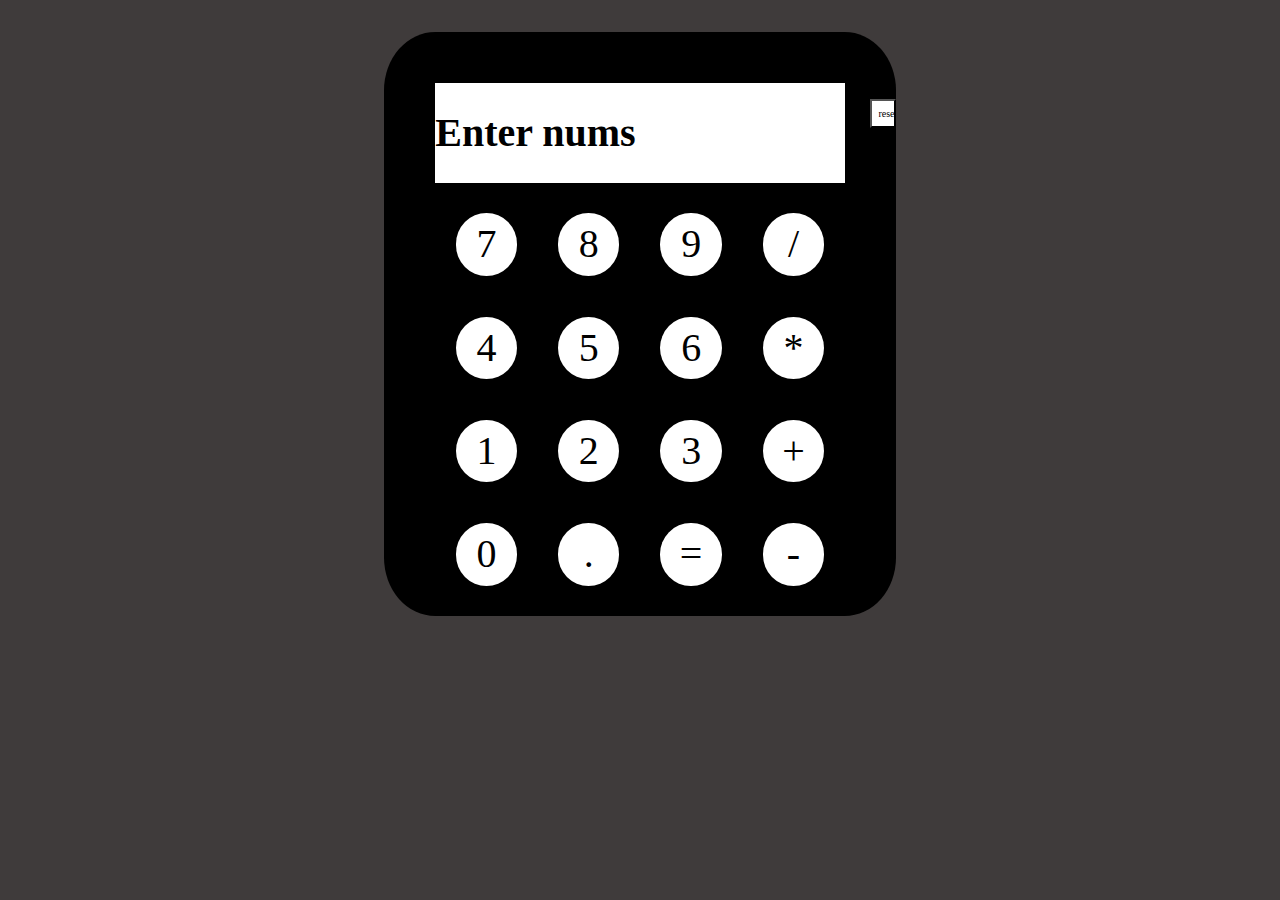
<file: assets/work-examples/oop-calculator/index.html>
<!DOCTYPE html>
<html lang="en">
	<head>
    	<meta charset="utf-8">
    	<meta name="OOP Calculator" content="Calculator by Elbowgrease">
    	<meta name="Calculator" content="Add, Minus, Divide, Multiply">

		<title>Dev-ElbowGrease's Calculator</title>

		<!-- external CSS link -->
		<link rel="stylesheet" href="css/normalize.css">
		<link rel="stylesheet" href="css/style.css">
	</head>
	<body>
		<section id="calculator">
			<button id="reset">reset</button>
			<section id="window">
				<h1 id="window-text">Enter nums</h1>
			</section>
			<section id="options">
				<ul id="options-list">
					<li class="option number" id="seven">7</li>
          			<li class="option number" id="eight">8</li>
					<li class="option number" id="nine">9</li>
					<li class="option operation" id="divide">/</li>
          			<li class="option number" id="four">4</li>
					<li class="option number" id="five">5</li>
					<li class="option number" id="six">6</li>
					<li class="option operation" id="times">*</li>
					<li class="option number" id="one">1</li>
					<li class="option number" id="two">2</li>
					<li class="option number" id="three">3</li>
					<li class="option operation" id="plus">+</li>
					<li class="option number" id="zero">0</li>
					<li class="option number" id="dot">.</li>
					<li class="option" id="equal">=</li>
					<li class="option operation" id="minus">-</li>
				</ul>
			</section>
		</section>

		<script type="text/javascript" src="js/main.js"></script>
	</body>
</html>
</file>
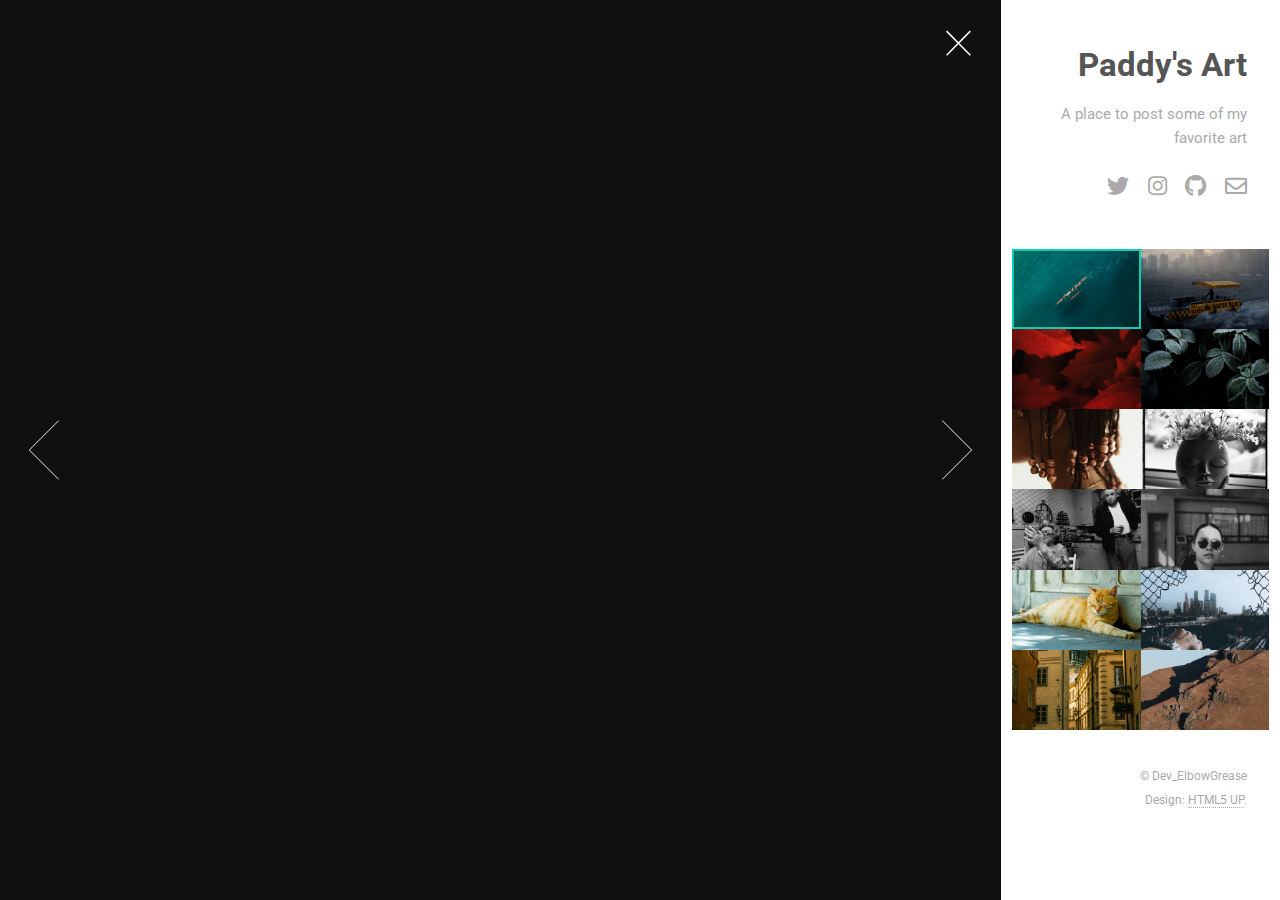
<file: assets/work-examples/paddys/index.html>
<!DOCTYPE HTML>
<!--
	Lens by HTML5 UP
	html5up.net | @ajlkn
	Free for personal and commercial use under the CCA 3.0 license (html5up.net/license)
-->
<html>
	<head>
		<title>Paddy's By Dev_ElbowGrease</title>
		<meta charset="utf-8" />
		<meta name="viewport" content="width=device-width, initial-scale=1, user-scalable=no" />
		<link rel="stylesheet" href="assets/css/main.css" />
		<noscript><link rel="stylesheet" href="assets/css/noscript.css" /></noscript>
	</head>
	<body class="is-preload-0 is-preload-1 is-preload-2">

		<!-- Main -->
			<div id="main">

				<!-- Header -->
					<header id="header">
						<h1>Paddy's Art</h1>
						<p>A place to post some of my favorite art</p>
						<ul class="icons">
							<li><a href="#" class="icon brands fa-twitter"><span class="label">Twitter</span></a></li>
							<li><a href="#" class="icon brands fa-instagram"><span class="label">Instagram</span></a></li>
							<li><a href="#" class="icon brands fa-github"><span class="label">Github</span></a></li>
							<li><a href="#" class="icon fa-envelope"><span class="label">Email</span></a></li>
						</ul>
					</header>

				<!-- Thumbnail -->
					<section id="thumbnails">
						<article>
							<a class="thumbnail" href="images/fulls/01.jpg" data-position="left center"><img src="images/thumbs/01.jpg" alt="" /></a>
							<h2>Kayak On Ocean</h2>
							<p>This is a picture of me and my friends Kayaking through the ocean.</p>
						</article>
						<article>
							<a class="thumbnail" href="images/fulls/02.jpg"><img src="images/thumbs/02.jpg" alt="" /></a>
							<h2>New York Water Taxi</h2>
							<p>I took an aerial shot with a drone of me in a Water Taxi</p>
						</article>
						<article>
							<a class="thumbnail" href="images/fulls/03.jpg" data-position="top center"><img src="images/thumbs/03.jpg" alt="" /></a>
							<h2>Red Leaves</h2>
							<p>Some leaves I took a picture of while in the Redwood Forest.</p>
						</article>
						<article>
							<a class="thumbnail" href="images/fulls/04.jpg"><img src="images/thumbs/04.jpg" alt="" /></a>
							<h2>Pollenated Plants</h2>
							<p>Some leaves I took a picture of while in the Redwood Forest</p>
						</article>
						<article>
							<a class="thumbnail" href="images/fulls/05.jpg"><img src="images/thumbs/05.jpg" alt="" /></a>
							<h2>Braided Hair</h2>
							<p>Some amazing braided hair from a local in Utah.</p>
						</article>
						<article>
							<a class="thumbnail" href="images/fulls/06.jpg"><img src="images/thumbs/06.jpg" alt="" /></a>
							<h2>Clay Face Pot</h2>
							<p>A fantastic little clay pot with a face on it!</p>
						</article>
						<article>
							<a class="thumbnail" href="images/fulls/07.jpg"><img src="images/thumbs/07.jpg" alt="" /></a>
							<h2>Daddy and Mommy Amato</h2>
							<p>A picture I snapped while visiting my parents in New York.</p>
						</article>
						<article>
							<a class="thumbnail" href="images/fulls/08.jpg"><img src="images/thumbs/08.jpg" alt="" /></a>
							<h2>A picture of Suzzy</h2>
							<p>A snap of my friend Suzzy while we were out in the city.</p>
						</article>
						<article>
							<a class="thumbnail" href="images/fulls/09.jpg"><img src="images/thumbs/09.jpg" alt="" /></a>
							<h2>Relaxing Cat</h2>
							<p>I took a picture of this wonderful beast to remind myself to take a break sometimes.</p>
						</article>
						<article>
							<a class="thumbnail" href="images/fulls/10.jpg"><img src="images/thumbs/10.jpg" alt="" /></a>
							<h2>Hole to Chicago</h2>
							<p>A nicely placed hole I found overlooking Chicago.</p>
						</article>
						<article>
							<a class="thumbnail" href="images/fulls/11.jpg"><img src="images/thumbs/11.jpg" alt="" /></a>
							<h2>Returning to Italy</h2>
							<p>A picture of some wonderful local buildings I got while in Italy.</p>
						</article>
						<article>
							<a class="thumbnail" href="images/fulls/12.jpg"><img src="images/thumbs/12.jpg" alt="" /></a>
							<h2>Canyon Range</h2>
							<p>A picture of the canyon range I got while in Utah.</p>
						</article>
					</section>

				<!-- Footer -->
					<footer id="footer">
						<ul class="copyright">
							<li>&copy; Dev_ElbowGrease</li><li>Design: <a href="http://html5up.net">HTML5 UP</a>.</li>
						</ul>
					</footer>

			</div>

		<!-- Scripts -->
			<script src="assets/js/jquery.min.js"></script>
			<script src="assets/js/browser.min.js"></script>
			<script src="assets/js/breakpoints.min.js"></script>
			<script src="assets/js/main.js"></script>

	</body>
</html>
</file>
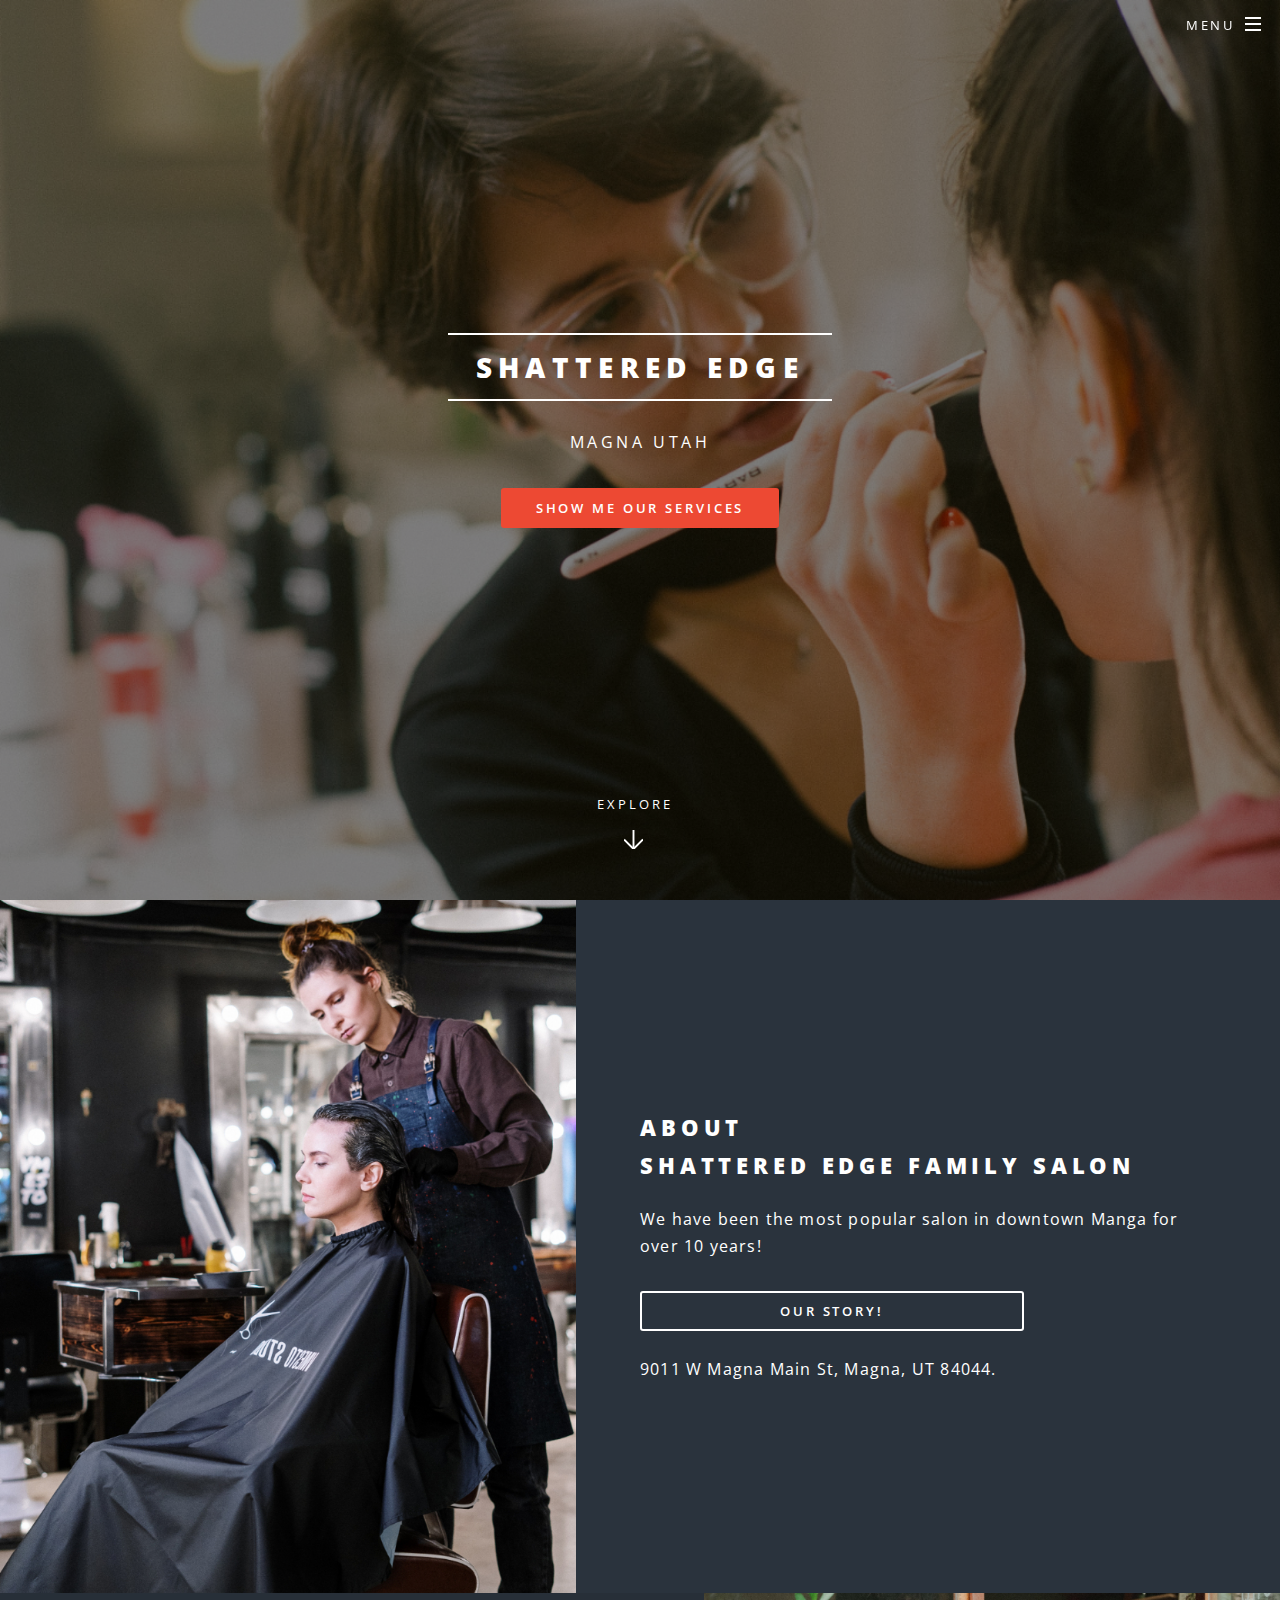
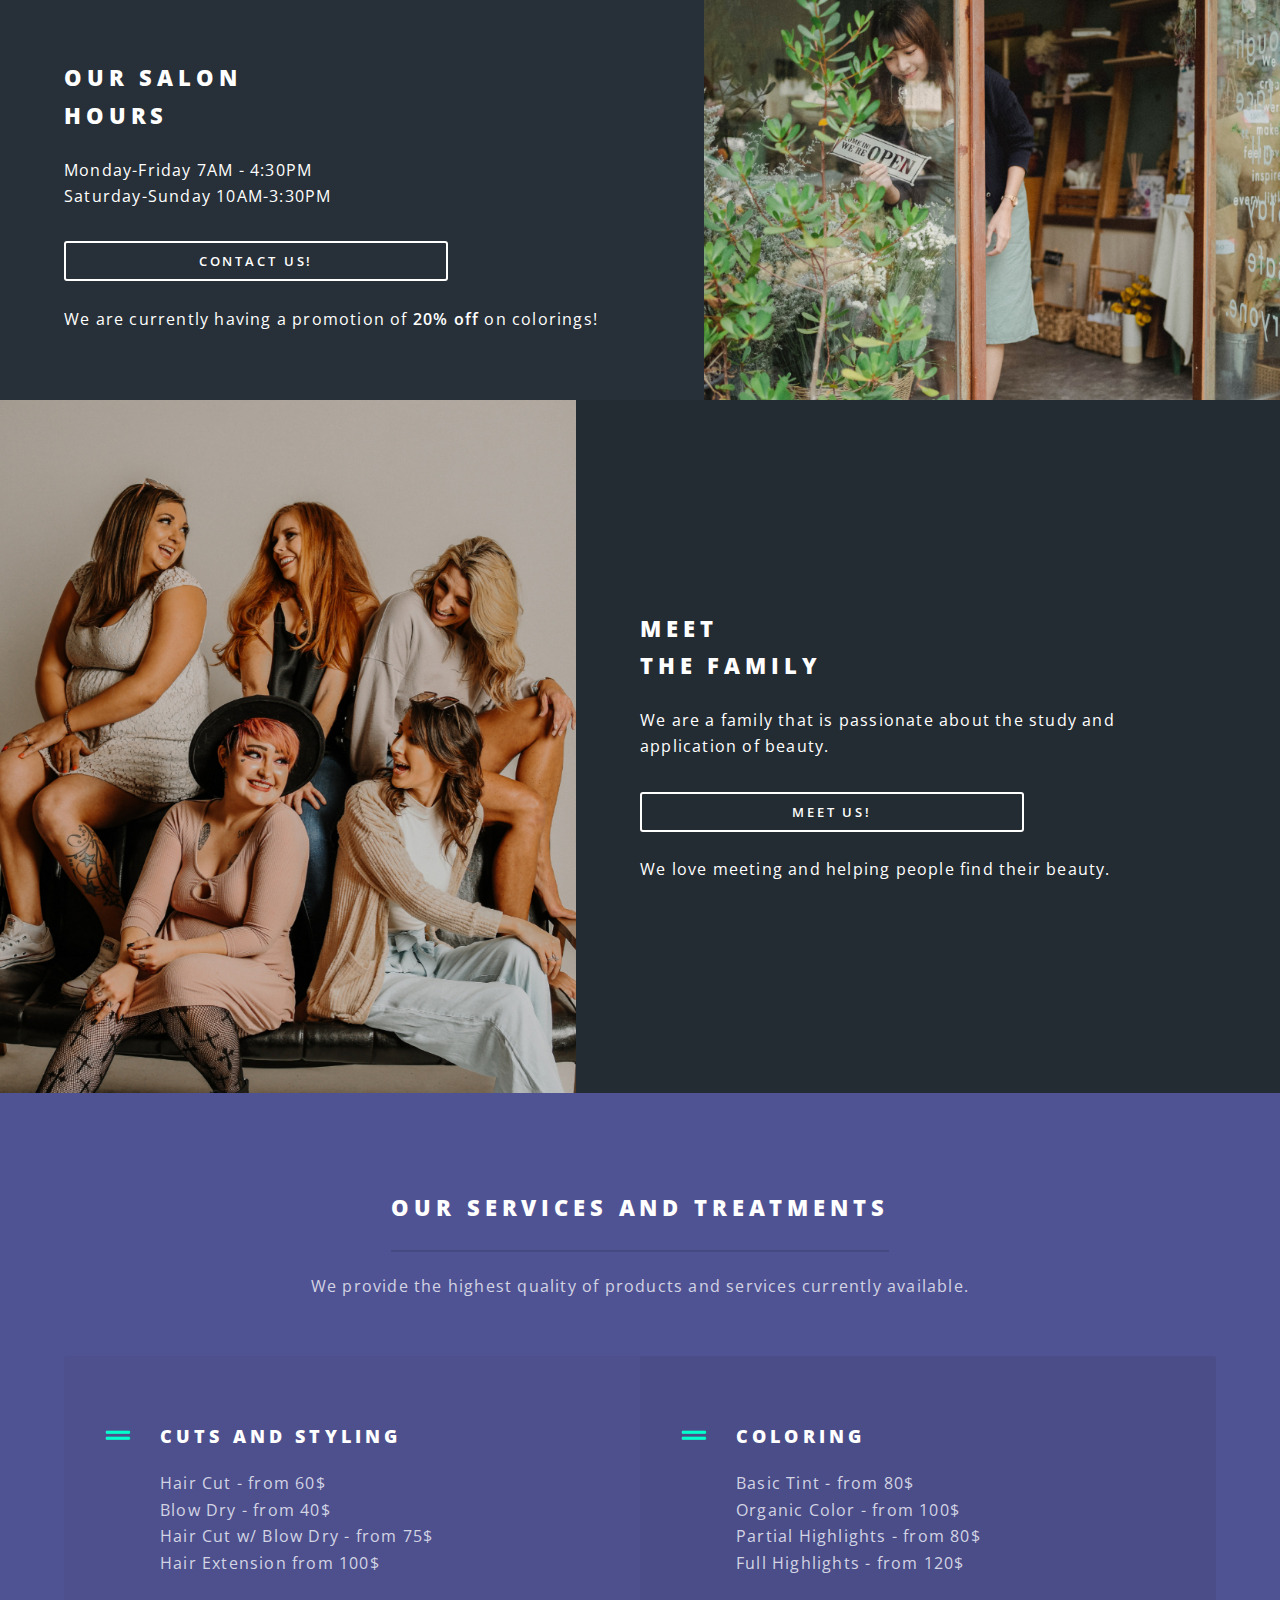
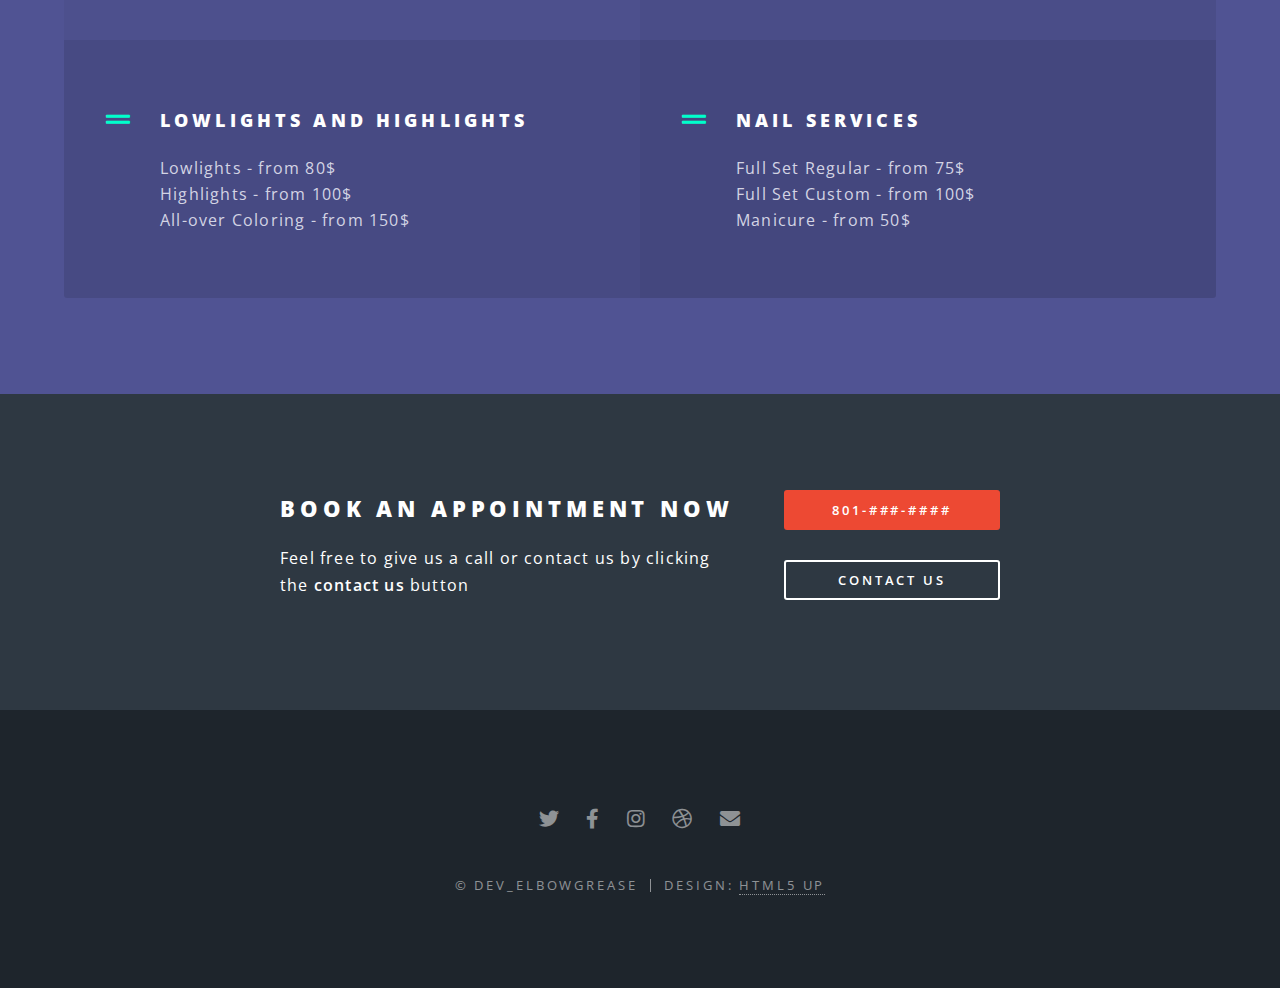
<file: assets/work-examples/salon/index.html>
<!DOCTYPE HTML>
<!--
	Spectral by HTML5 UP
	html5up.net | @ajlkn
	Free for personal and commercial use under the CCA 3.0 license (html5up.net/license)
-->
<html>
	<head>
		<title>Shattered Edge By Dev_ElbowGrease</title>
		<meta charset="utf-8" />
		<meta name="viewport" content="width=device-width, initial-scale=1, user-scalable=no" />
		<link rel="stylesheet" href="assets/css/main.css" />
		<noscript><link rel="stylesheet" href="assets/css/noscript.css" /></noscript>
	</head>
	<body class="landing is-preload">

		<!-- Page Wrapper -->
			<div id="page-wrapper">

				<!-- Header -->
					<header id="header" class="alt">
						<h1><a href="index.html">Spectral</a></h1>
						<nav id="nav">
							<ul>
								<li class="special">
									<a href="#menu" class="menuToggle"><span>Menu</span></a>
									<div id="menu">
										<ul>
											<li><a href="index.html" class="active">Home Page</a></li>
											<li><a href="about-us.html">About Us</a></li>
											<li><a href="contact-us.html">Contact Us</a></li>
											<li><a href="meet-us.html">The Family</a></li>
											<li></li>
											<li><a href="#">Log In</a></li>
											<li><a href="#">Sign Up</a></li>
										</ul>
									</div>
								</li>
							</ul>
						</nav>
					</header>

				<!-- Banner -->
					<section id="banner">
						<div class="inner">
							<h2>Shattered Edge</h2>
							<p> Magna Utah </p>
							<ul class="actions special">
								<li><a href="#three" class="button primary scrolly">Show Me Our Services</a></li>
							</ul>
						</div>
						<a href="#two" class="more scrolly">Explore</a>
					</section>
				<!-- Two -->
					<section id="two" class="wrapper alt style2">
						<section class="spotlight">
							<div class="image"><img src="images/pic01.jpg" alt="" /></div><div class="content">
								<h2>About<br />
									Shattered Edge Family Salon</h2>
									<p> We have been the most popular salon in downtown Manga for over 10 years!</p> 
									<a href="about-us.html" class="button fit"> OUR STORY! </a>
									<p> 9011 W Magna Main St, Magna, UT 84044. </p>
							</div>
						</section>
						<section class="spotlight">
							<div class="image"><img src="images/pic02.jpg" alt="" /></div><div class="content">
								<h2>Our Salon<br />
								Hours</h2>
								<p> Monday-Friday 7AM - 4:30PM <br />
									Saturday-Sunday 10AM-3:30PM </p>
									<a href="contact-us.html" class="button fit"> CONTACT US! </a>
								<p>We are currently having a promotion of <strong>20% off</strong> on colorings!</p>
							</div>
						</section>
						<section class="spotlight">
							<div class="image"><img src="images/pic03.jpg" alt="" /></div><div class="content">
								<h2>Meet<br />
									The Family</h2>
								<p>We are a family that is passionate about the study and application of beauty.</p>
								<a href="meet-us.html" class="button fit"> MEET US! </a>
								<p>We love meeting and helping people find their beauty.</p>
							</div>
						</section>
					</section>

				<!-- Three -->
					<section id="three" class="wrapper style3 special">
						<div class="inner">
							<header class="major">
								<h2>our services and treatments</h2>
								<p>We provide the highest quality of products and services currently available.</p>
							</header>
							<ul class="features">
								<li class="icon solid fa-grip-lines">
									<h3>Cuts and Styling</h3>
									<p>Hair Cut - from 60$<br />
									   Blow Dry - from 40$<br />
									   Hair Cut w/ Blow Dry - from 75$<br />
									   Hair Extension from 100$</p>
								</li>
								<li class="icon solid fa-grip-lines">
									<h3>Coloring</h3>
									<p>Basic Tint - from 80$<br />
									   Organic Color - from 100$<br />
									   Partial Highlights - from 80$<br />
									   Full Highlights - from 120$</p>
								</li>
								<li class="icon solid fa-grip-lines">
									<h3>LowLights and Highlights</h3>
									<p>Lowlights - from 80$<br />
									   Highlights - from 100$<br />
									   All-over Coloring - from 150$</p>
								</li>
								<li class="icon solid fa-grip-lines">
									<h3>Nail Services</h3>
									<p>Full Set Regular - from 75$<br />
									   Full Set Custom - from 100$<br />
									   Manicure - from 50$</p>
								</li>
							</ul>
						</div>
					</section>

				<!-- CTA -->
					<section id="cta" class="wrapper style4">
						<div class="inner">
							<header>
								<h2>book an appointment now</h2>
								<p>Feel free to give us a call or contact us by clicking the <strong>contact us</strong> button</p>
							</header>
							<ul class="actions stacked">
								<li><a href="#" class="button fit primary">801-###-####</a></li>
								<li><a href="contact-us.html" class="button fit">CONTACT US</a></li>
							</ul>
						</div>
					</section>

				<!-- Footer -->
					<footer id="footer">
						<ul class="icons">
							<li><a href="#" class="icon brands fa-twitter"><span class="label">Twitter</span></a></li>
							<li><a href="#" class="icon brands fa-facebook-f"><span class="label">Facebook</span></a></li>
							<li><a href="#" class="icon brands fa-instagram"><span class="label">Instagram</span></a></li>
							<li><a href="#" class="icon brands fa-dribbble"><span class="label">Dribbble</span></a></li>
							<li><a href="#" class="icon solid fa-envelope"><span class="label">Email</span></a></li>
						</ul>
						<ul class="copyright">
							<li>&copy; Dev_Elbowgrease</li><li>Design: <a href="http://html5up.net">HTML5 UP</a></li>
						</ul>
					</footer>

			</div>

		<!-- Scripts -->
			<script src="assets/js/jquery.min.js"></script>
			<script src="assets/js/jquery.scrollex.min.js"></script>
			<script src="assets/js/jquery.scrolly.min.js"></script>
			<script src="assets/js/browser.min.js"></script>
			<script src="assets/js/breakpoints.min.js"></script>
			<script src="assets/js/util.js"></script>
			<script src="assets/js/main.js"></script>

	</body>
</html>
</file>
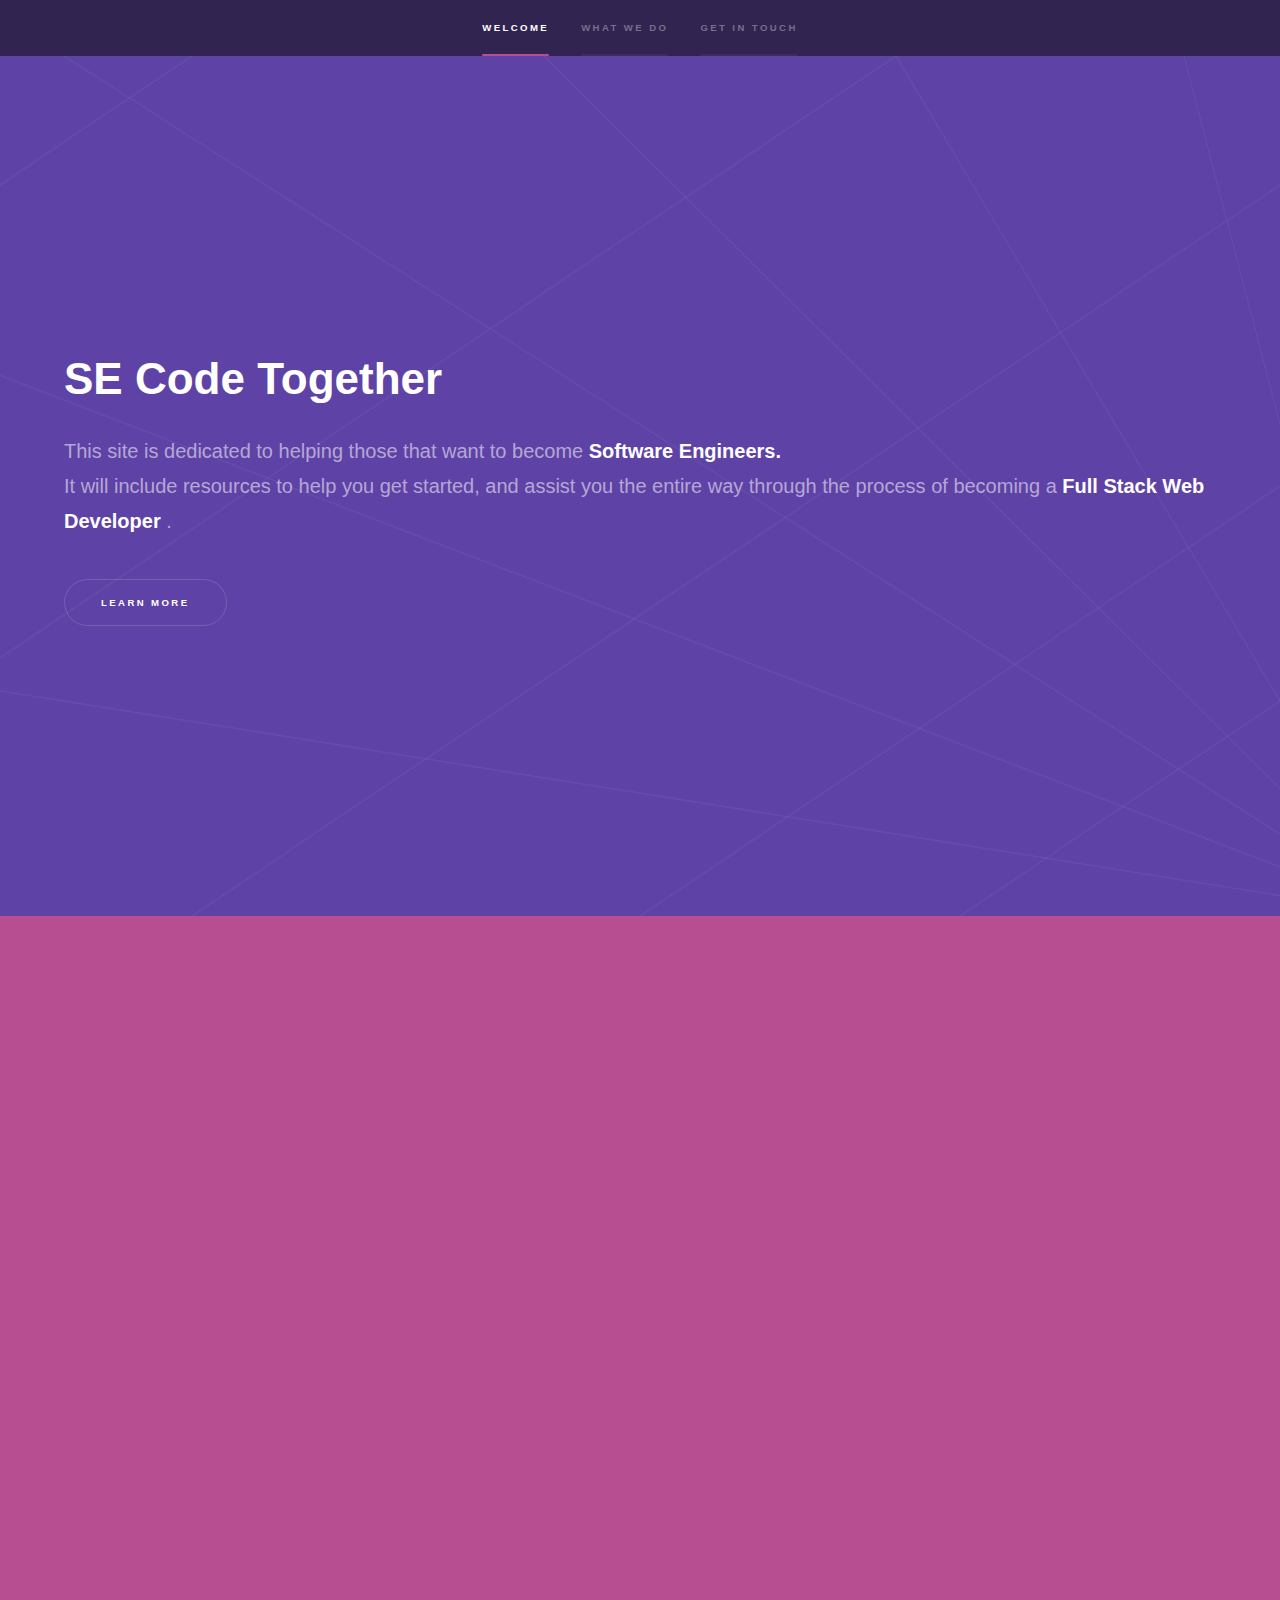
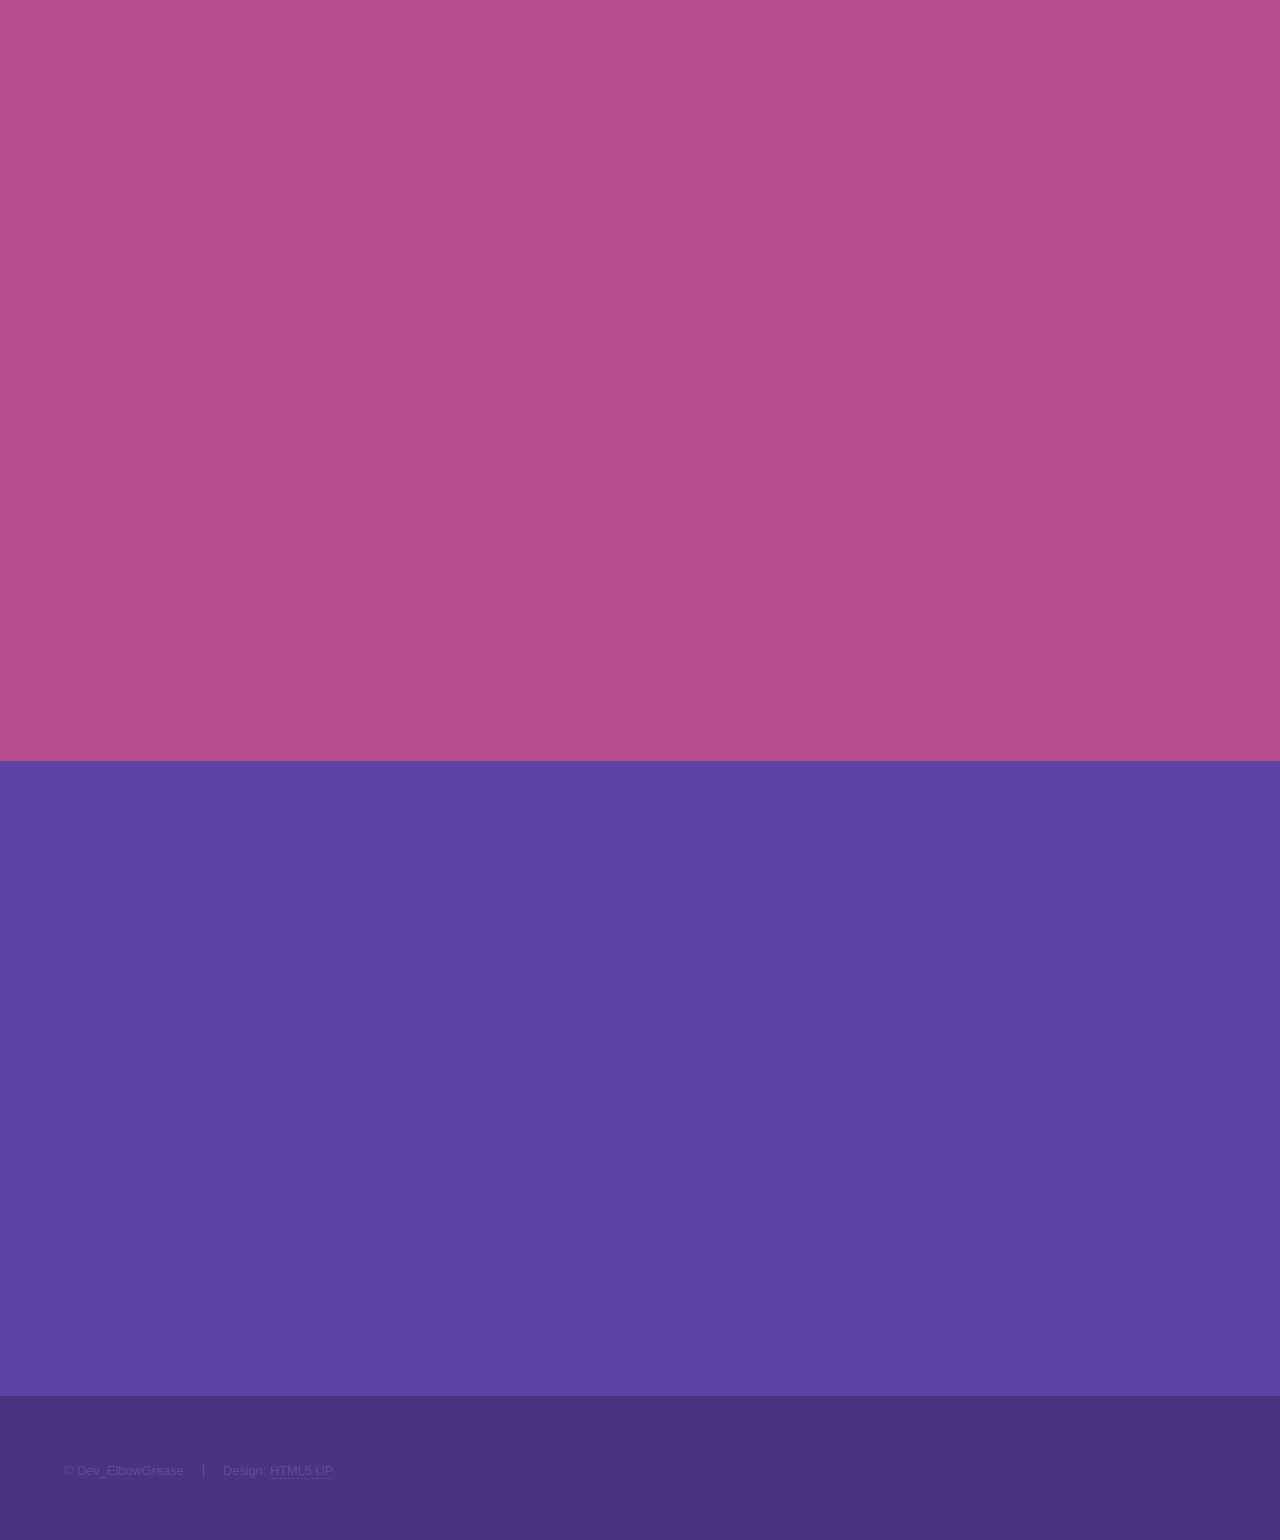
<file: assets/work-examples/work-together/index.html>
<!DOCTYPE HTML>
<!--
	Hyperspace by HTML5 UP
	html5up.net | @ajlkn
	Free for personal and commercial use under the CCA 3.0 license (html5up.net/license)
-->
<html>
	<head>
		<title>SE Code Togeter - By Dev_Elbowgrease</title>
		<meta charset="utf-8" />
		<meta name="viewport" content="width=device-width, initial-scale=1, user-scalable=no" />
		<link rel="stylesheet" href="assets/css/main.css" />
		<noscript><link rel="stylesheet" href="assets/css/noscript.css" /></noscript>
	</head>
	<body class="is-preload">

		<!-- Sidebar -->
			<section id="sidebar">
				<div class="inner">
					<nav>
						<ul>
							<li><a href="#intro">Welcome</a></li>
							<li><a href="#two">What we do</a></li>
							<li><a href="#three">Get in touch</a></li>
						</ul>
					</nav>
				</div>
			</section>

		<!-- Wrapper -->
			<div id="wrapper">

				<!-- Intro -->
					<section id="intro" class="wrapper style1 fullscreen fade-up">
						<div class="inner">
							<h1>SE Code Together</h1>
							<p>This site is dedicated to helping those that want to become <strong> Software Engineers.</strong></a><br />
							It will include resources to help you get started, and assist you the entire way through the process of becoming a <strong> Full Stack Web Developer </strong>.</p>
							<ul class="actions">
								<li><a href="#two" class="button scrolly">Learn more</a></li>
							</ul>
						</div>
					</section>

				<!-- Two -->
					<section id="two" class="wrapper style3 fade-up">
						<div class="inner">
							<h2>Where to start?</h2>
							<p>Congratulations! The first steps of becoming a web developer is to prepare yourself for the adventure, get your affairs in order, and pack your bags.</p>
							<div class="features">
								<section>
									<span class="icon solid major fa-dumbbell"></span>
									<h3>Get your affairs in order</h3>
									<p>1. This is going to be a long adventure, make sure to set aside atleast 1-2 hours daily to travel forward. <br />
									   2. Sharpen your sword: learn how to learn: <a href="https://www.coursera.org/learn/learning-how-to-learn">Corsera: learning-how-to-learn</a> <br />
									   3. keep your stamina: make sure to keep your body healthy by drinking enough water, eating healthy, stretch, workout, take breaks and enjoy life to keep your stamina up!</p>
								</section>
								<section>
									<span class="icon solid major fa-lock"></span>
									<h3>Lets Set off</h3>
									<p>1. First things first you have to learn the basics: computers, the internet, and coding: <a href="https://learning.edx.org/course/course-v1:HarvardX+CS50+X/home">HarvardX CS50</a> <br />
									   2. Keep your skills trained! your skills degrade over time and if low enough can dissapear for good, so train them each daily: <a href="https://apps.ankiweb.net/">Anki</a> <br />
									   3. Optional: Join a guild! My reccomendation: <a href="https://leonnoel.com/100devs/"> 100Devs!</a></p>
								</section>
								<section>
									<span class="icon solid major fa-cog"></span>
									<h3>Time to code</h3>
									<p>This is where you begin to make choices for yourself, there are multiple ways to learn and places to learn, it is time to pick your own path. <br />
									   1. My personal choice as this is where I started my journey: <a href="https://learn.shayhowe.com/html-css/building-your-first-web-page/">Shay Howe</a> <br />
									   2. My second choice: <a href="https://www.freecodecamp.org/">Free Code Camp</a> <br />
									   3. My third choice: <a href="https://www.theodinproject.com/">Odin Project</a> <br />
									   4. Do it all!: Do options 1, 2 and 3.</p>
								</section>
								<section>
									<span class="icon solid major fa-desktop"></span>
									<h3>Time to Network</h3>
									<p>Your adventure is not done alone, you will <strong>NEED</strong> to find aquantances, allys, and friends to make it to the end.
									   1. Your going to need to search out for others, a good first place is to join a guild, My reccomendation: <a href="https://leonnoel.com/100devs/"> 100Devs!</a> <br />
									   2. Search for others in public places, I personally reccomend joining <a href="https://twitter.com/">Twitter</a>, <a href="https://www.linkedin.com/">LinkedIn</a>, and <a href="https://github.com/">Github.</a></p>
								</section>
								<section>
									<span class="icon solid major fa-link"></span>
									<h3>End of tutorial</h3>
									<p>If you have completed all other tasks, and have made it up to this point Congratulations!! <br />
									   You have finished the tutorial and you are ready to go off on your own! but here are some tips. <br />
									   1. You will need to build a portfolio, and then either find some freelance work, or contribute to open source projects to build authority/reputation. <br />
									   2. You should improve your skills, look for ways to provide value, improve your skills, and learn new skills constantly.</p>
								</section>
								<section>
									<span class="icon major fa-gem"></span>
									<h3>Extra Resources</h3>
									<p>1. Many of the top Web Dev resources all put into the same place: <a href="https://github.com/bradtraversy/design-resources-for-developers#stock-photos">Bradtraversy: Design resources.</a> <br />
									   2. A huge list of Software Enginners looking to help others get into the field <a href="https://www.notion.so/heretohelp/Here-To-Help-12bd77846a2540b186f51ad345cc5993#3c9b8f43cd15429c8e1c5d02206e96d5">Notion: Here To Help!</a> <br />
									   3. Send me a message! I have plenty of other resources. A link to my Twitter: <a href="https://twitter.com/Dev_ElbowGrease">Dev_ElbowGrease</a></p>
								</section>
							</div>
							<ul class="actions">
								<li><a href="#three" class="button scrolly">Get in touch</a></li>
							</ul>
						</div>
					</section>

				<!-- Three -->
					<section id="three" class="wrapper style1 fade-up">
						<div class="inner">
							<h2>Get in touch</h2>
							<p>Interested in a coffee chat? Need help becoming a Software Engineer? Need me to build you a website? Contact me!</p>
							<div class="split style1">
								<section>
									<form method="post" name="side-form" data-netlify="true">
										<div class="fields">
											<div class="field half">
												<label for="name">Name</label>
												<input type="text" name="name" id="name" />
											</div>
											<div class="field half">
												<label for="email">Email</label>
												<input type="text" name="email" id="email" />
											</div>
											<div class="field">
												<label for="message">Message</label>
												<textarea name="message" id="message" rows="5"></textarea>
											</div>
										</div>
										<ul class="actions">
											<li><a href="" class="button submit">Send Message</a></li>
										</ul>
									</form>
								</section>
								<section>
									<ul class="contact">
										<li><span>Dev_ElbowGrease</span></li>
										<li>
											<h3>Social</h3>
											<ul class="icons">
												<li><a href="https://twitter.com/Dev_ElbowGrease" class="icon brands fa-twitter"><span class="label">Twitter</span></a></li>
												<li><a href="https://github.com/elbowgreasel" class="icon brands fa-github"><span class="label">GitHub</span></a></li>
												<li><a href="https://www.linkedin.com/in/jaden-kropp-2365a2232/" class="icon brands fa-linkedin-in"><span class="label">LinkedIn</span></a></li>
											</ul>
										</li>
									</ul>
								</section>
							</div>
						</div>
					</section>

			</div>

		<!-- Footer -->
			<footer id="footer" class="wrapper style1-alt">
				<div class="inner">
					<ul class="menu">
						<li>&copy; Dev_ElbowGrease</li><li>Design: <a href="http://html5up.net">HTML5 UP</a></li>
					</ul>
				</div>
			</footer>

		<!-- Scripts -->
			<script src="assets/js/jquery.min.js"></script>
			<script src="assets/js/jquery.scrollex.min.js"></script>
			<script src="assets/js/jquery.scrolly.min.js"></script>
			<script src="assets/js/browser.min.js"></script>
			<script src="assets/js/breakpoints.min.js"></script>
			<script src="assets/js/util.js"></script>
			<script src="assets/js/main.js"></script>

	</body>
</html>
</file>
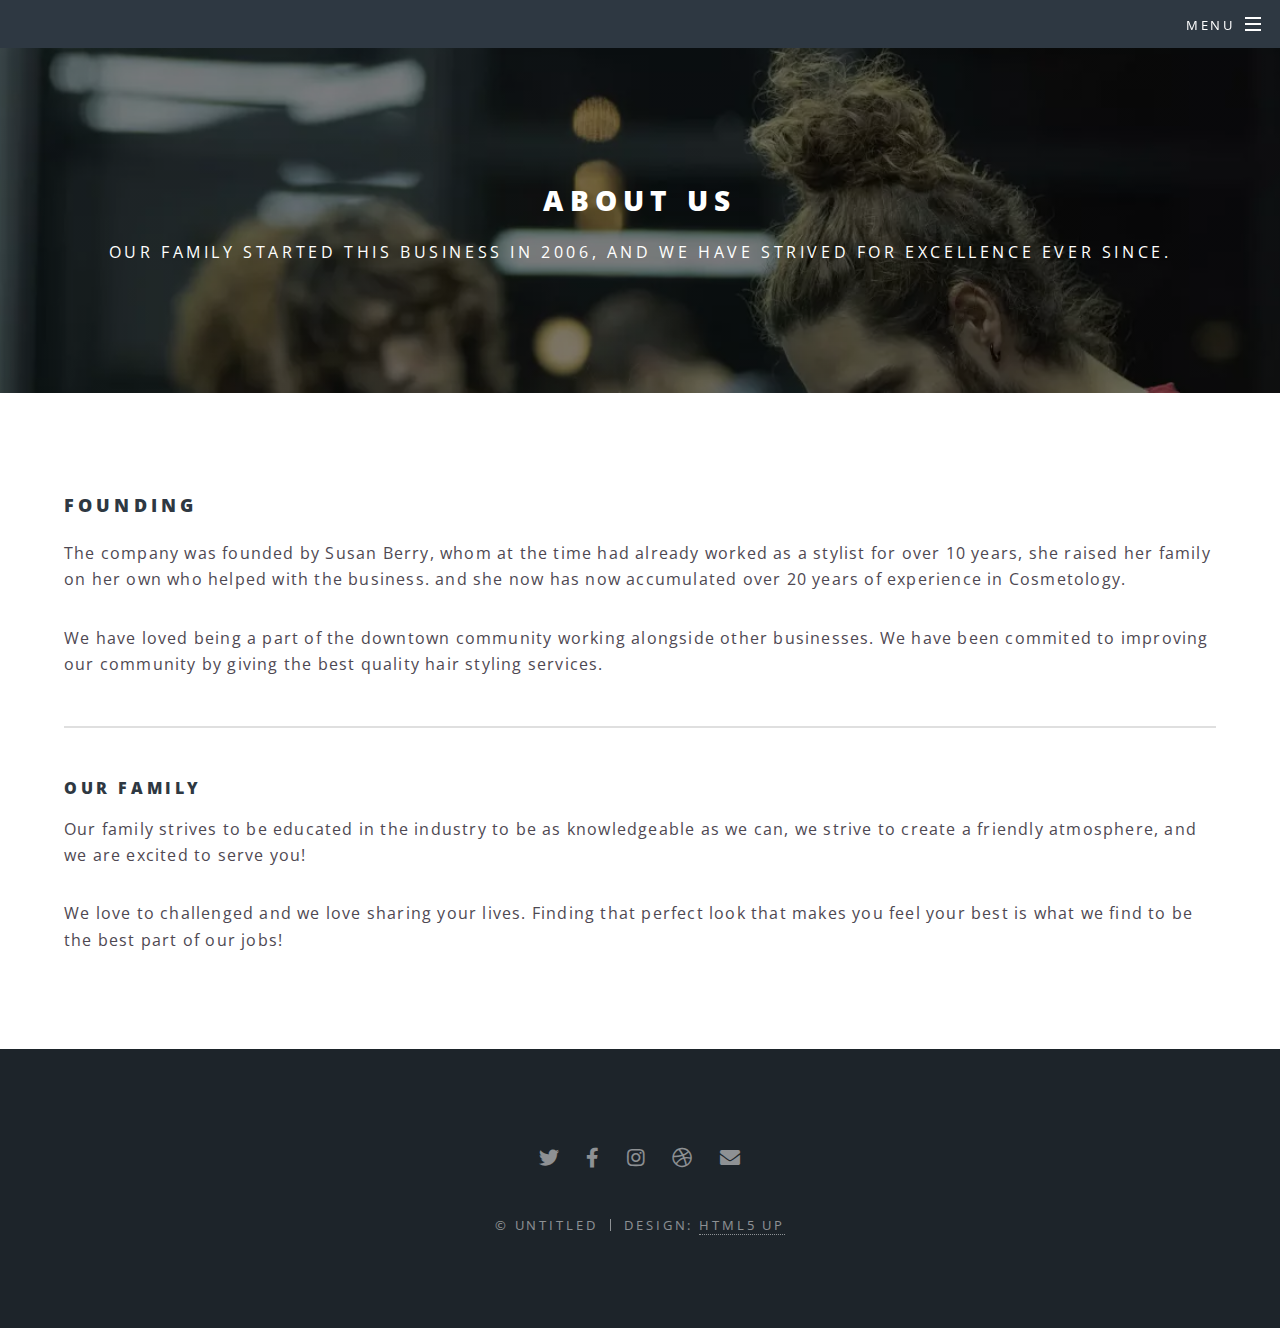
<file: assets/work-examples/salon/about-us.html>
<!DOCTYPE HTML>
<!--
	Spectral by HTML5 UP
	html5up.net | @ajlkn
	Free for personal and commercial use under the CCA 3.0 license (html5up.net/license)
-->
<html>
	<head>
		<title>Generic - Spectral by HTML5 UP</title>
		<meta charset="utf-8" />
		<meta name="viewport" content="width=device-width, initial-scale=1, user-scalable=no" />
		<link rel="stylesheet" href="assets/css/main.css" />
		<noscript><link rel="stylesheet" href="assets/css/noscript.css" /></noscript>
	</head>
	<body class="is-preload">

		<!-- Page Wrapper -->
			<div id="page-wrapper">

				<!-- Header -->
				<header id="header" class="alt">
					<h1><a href="index.html">Spectral</a></h1>
					<nav id="nav">
						<ul>	
							<li class="special">
								<a href="#menu" class="menuToggle"><span>Menu</span></a>
								<div id="menu">
									<ul>
										<li><a href="index.html">Home Page</a></li>
										<li><a href="about-us.html" class="active"> About Us</a></li>
										<li><a href="contact-us.html">Contact Us</a></li>
										<li><a href="meet-us.html">The Family</a></li>
										<li></li>
										<li><a href="#">Log In</a></li>
										<li><a href="#">Sign Up</a></li>
									</ul>
								</div>
							</li>
						</ul>
					</nav>
				</header>

				<!-- Main -->
					<article id="main">
						<header>
							<h2>About us</h2>
							<p>Our family started this business in 2006, and we have strived for excellence ever since.</p>
						</header>
						<section class="wrapper style5">
							<div class="inner">

								<h3>Founding</h3>
								<p>The company was founded by Susan Berry, whom at the time had already worked as a stylist for over 10 years, 
								   she raised her family on her own who helped with the business.
								   and she now has now accumulated over 20 years of experience in Cosmetology.</p>

								<p>We have loved being a part of the downtown community working alongside other businesses. We have been commited to improving our community by giving the best quality hair styling services.
								   
								</p>

								<hr />

								<h4>Our Family</h4>
								<p>Our family strives to be educated in the industry to be as knowledgeable as we can, we strive to create a friendly atmosphere, and we are excited to serve you!</p>

								<p>We love to challenged and we love sharing your lives. Finding that perfect look that makes you feel your best is what we find to be the best part of our jobs! </p>

							</div>
						</section>
					</article>

				<!-- Footer -->
					<footer id="footer">
						<ul class="icons">
							<li><a href="#" class="icon brands fa-twitter"><span class="label">Twitter</span></a></li>
							<li><a href="#" class="icon brands fa-facebook-f"><span class="label">Facebook</span></a></li>
							<li><a href="#" class="icon brands fa-instagram"><span class="label">Instagram</span></a></li>
							<li><a href="#" class="icon brands fa-dribbble"><span class="label">Dribbble</span></a></li>
							<li><a href="#" class="icon solid fa-envelope"><span class="label">Email</span></a></li>
						</ul>
						<ul class="copyright">
							<li>&copy; Untitled</li><li>Design: <a href="http://html5up.net">HTML5 UP</a></li>
						</ul>
					</footer>

			</div>

		<!-- Scripts -->
			<script src="assets/js/jquery.min.js"></script>
			<script src="assets/js/jquery.scrollex.min.js"></script>
			<script src="assets/js/jquery.scrolly.min.js"></script>
			<script src="assets/js/browser.min.js"></script>
			<script src="assets/js/breakpoints.min.js"></script>
			<script src="assets/js/util.js"></script>
			<script src="assets/js/main.js"></script>

	</body>
</html>
</file>
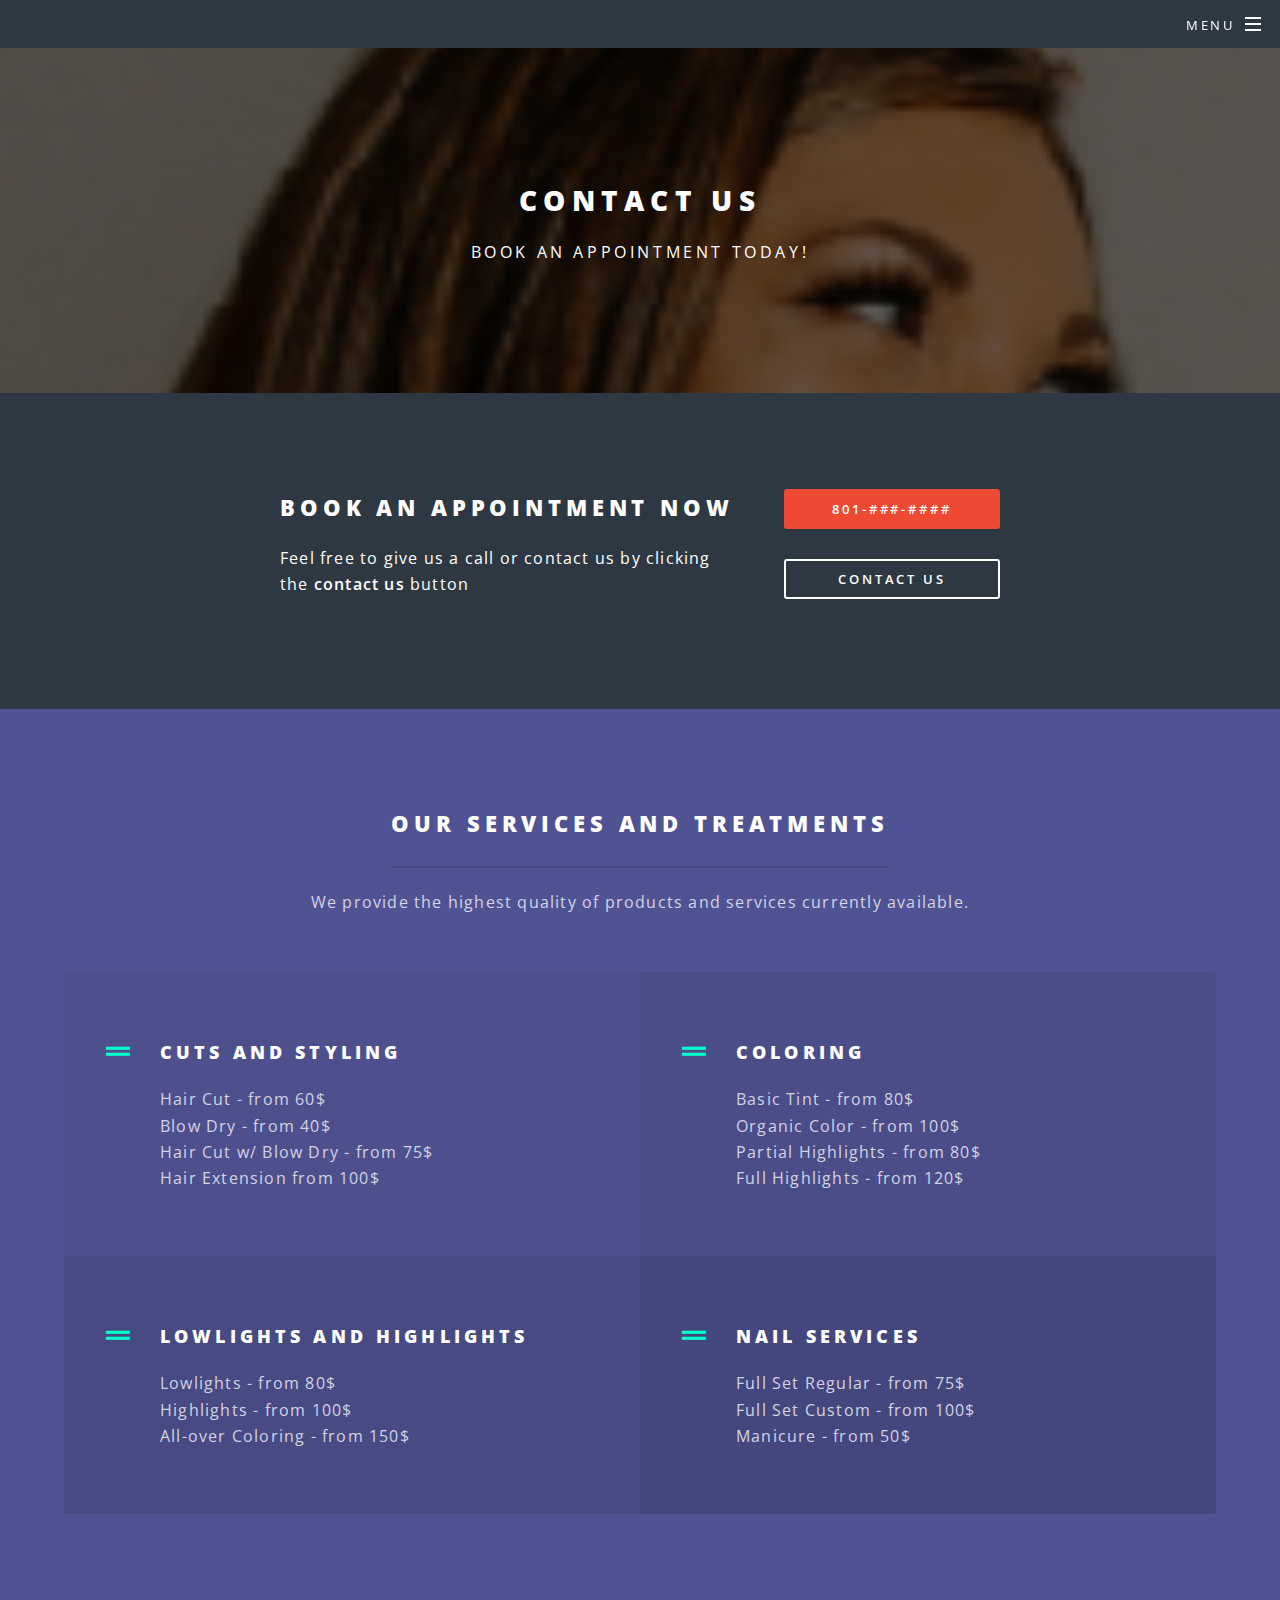
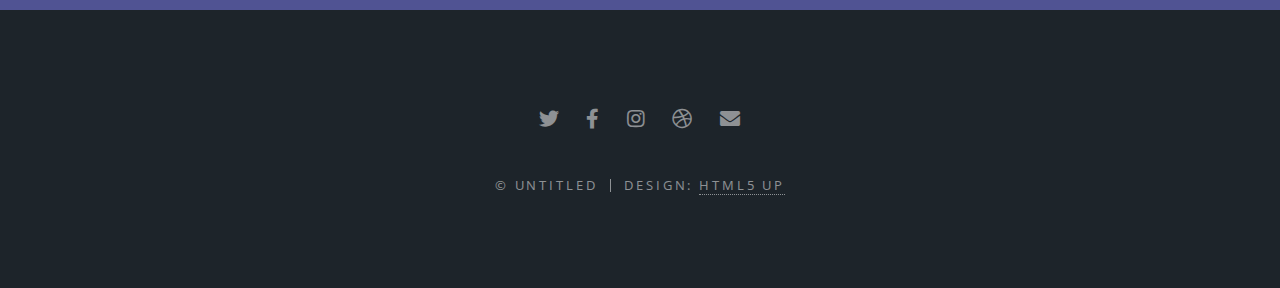
<file: assets/work-examples/salon/contact-us.html>
<!DOCTYPE HTML>
<!--
	Spectral by HTML5 UP
	html5up.net | @ajlkn
	Free for personal and commercial use under the CCA 3.0 license (html5up.net/license)
-->
<html>
	<head>
		<title>Elements - Spectral by HTML5 UP</title>
		<meta charset="utf-8" />
		<meta name="viewport" content="width=device-width, initial-scale=1, user-scalable=no" />
		<link rel="stylesheet" href="assets/css/main.css" />
		<noscript><link rel="stylesheet" href="assets/css/noscript.css" /></noscript>
	</head>
	<body class="is-preload">

		<!-- Page Wrapper -->
			<div id="page-wrapper">

				<!-- Header -->
				<header id="header" class="alt">
					<h1><a href="index.html">Spectral</a></h1>
					<nav id="nav">
						<ul>
							<li class="special">
								<a href="#menu" class="menuToggle"><span>Menu</span></a>
								<div id="menu">
									<ul>
										<li><a href="index.html">Home Page</a></li>
										<li><a href="about-us.html">About Us</a></li>
										<li><a href="contact-us.html" class="active">Contact Us</a></li>
										<li><a href="meet-us.html">The Family</a></li>
										<li></li>
										<li><a href="#">Log In</a></li>
										<li><a href="#">Sign Up</a></li>
									</ul>
								</div>
							</li>
						</ul>
					</nav>
				</header>

				<!-- Main -->
					<article id="main">
						<header class="contact-header">
							<h2>CONTACT US</h2>
							<p>Book an appointment today!</p>
						</header>
										<!-- CTA -->
					<section id="cta" class="wrapper style4">
						<div class="inner">
							<header>
								<h2>book an appointment now</h2>
								<p>Feel free to give us a call or contact us by clicking the <strong>contact us</strong> button</p>
							</header>
							<ul class="actions stacked">
								<li><a href="#" class="button fit primary">801-###-####</a></li>
								<li><a href="#" class="button fit">CONTACT US</a></li>
							</ul>
						</div>
					</section>
								<!-- Three -->
								<section id="three" class="wrapper style3 special">
									<div class="inner">
										<header class="major">
											<h2>our services and treatments</h2>
											<p>We provide the highest quality of products and services currently available.</p>
										</header>
										<ul class="features">
											<li class="icon solid fa-grip-lines">
												<h3>Cuts and Styling</h3>
												<p>Hair Cut - from 60$<br />
												   Blow Dry - from 40$<br />
												   Hair Cut w/ Blow Dry - from 75$<br />
												   Hair Extension from 100$</p>
											</li>
											<li class="icon solid fa-grip-lines">
												<h3>Coloring</h3>
												<p>Basic Tint - from 80$<br />
												   Organic Color - from 100$<br />
												   Partial Highlights - from 80$<br />
												   Full Highlights - from 120$</p>
											</li>
											<li class="icon solid fa-grip-lines">
												<h3>LowLights and Highlights</h3>
												<p>Lowlights - from 80$<br />
												   Highlights - from 100$<br />
												   All-over Coloring - from 150$</p>
											</li>
											<li class="icon solid fa-grip-lines">
												<h3>Nail Services</h3>
												<p>Full Set Regular - from 75$<br />
												   Full Set Custom - from 100$<br />
												   Manicure - from 50$</p>
											</li>
										</ul>
									</div>
								</section>
			
				<!-- Footer -->
					<footer id="footer">
						<ul class="icons">
							<li><a href="#" class="icon brands fa-twitter"><span class="label">Twitter</span></a></li>
							<li><a href="#" class="icon brands fa-facebook-f"><span class="label">Facebook</span></a></li>
							<li><a href="#" class="icon brands fa-instagram"><span class="label">Instagram</span></a></li>
							<li><a href="#" class="icon brands fa-dribbble"><span class="label">Dribbble</span></a></li>
							<li><a href="#" class="icon solid fa-envelope"><span class="label">Email</span></a></li>
						</ul>
						<ul class="copyright">
							<li>&copy; Untitled</li><li>Design: <a href="http://html5up.net">HTML5 UP</a></li>
						</ul>
					</footer>

			</div>

		<!-- Scripts -->
			<script src="assets/js/jquery.min.js"></script>
			<script src="assets/js/jquery.scrollex.min.js"></script>
			<script src="assets/js/jquery.scrolly.min.js"></script>
			<script src="assets/js/browser.min.js"></script>
			<script src="assets/js/breakpoints.min.js"></script>
			<script src="assets/js/util.js"></script>
			<script src="assets/js/main.js"></script>

	</body>
</html>
</file>
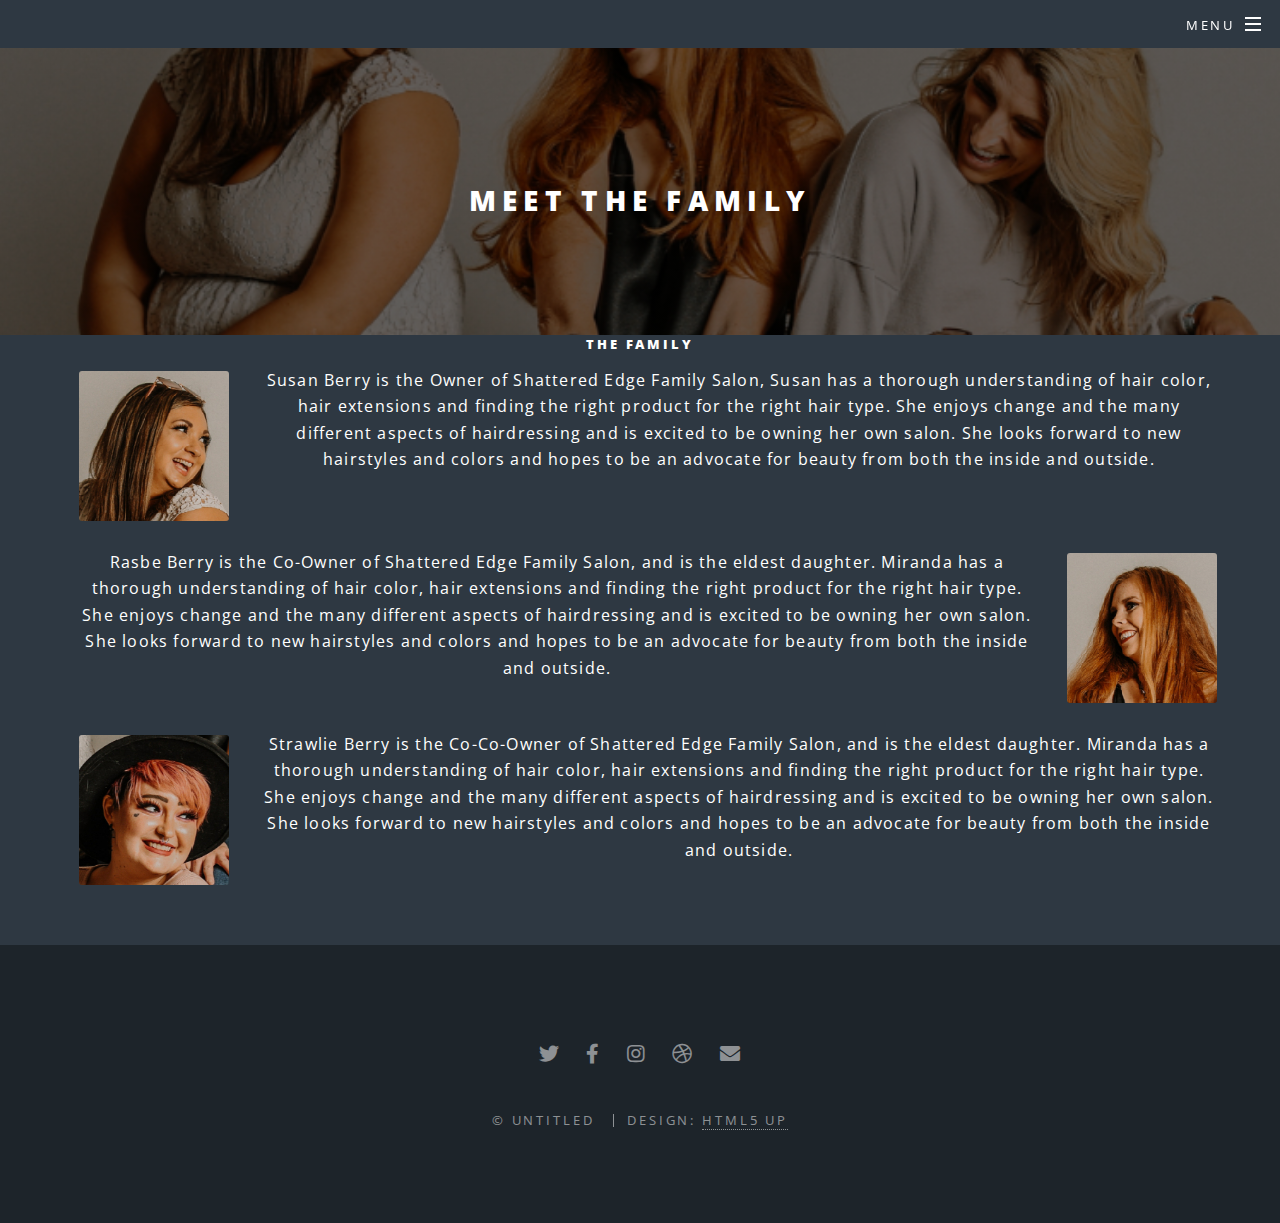
<file: assets/work-examples/salon/meet-us.html>
<!DOCTYPE HTML>
<!--
	Spectral by HTML5 UP
	html5up.net | @ajlkn
	Free for personal and commercial use under the CCA 3.0 license (html5up.net/license)
-->
<html>

<head>
	<title>Elements - Spectral by HTML5 UP</title>
	<meta charset="utf-8" />
	<meta name="viewport" content="width=device-width, initial-scale=1, user-scalable=no" />
	<link rel="stylesheet" href="assets/css/main.css" />
	<noscript>
		<link rel="stylesheet" href="assets/css/noscript.css" />
	</noscript>
</head>

<body class="is-preload">

	<!-- Page Wrapper -->
	<div id="page-wrapper">

		<!-- Header -->
		<header id="header" class="alt">
			<h1><a href="index.html">Spectral</a></h1>
			<nav id="nav">
				<ul>
					<li class="special">
						<a href="#menu" class="menuToggle"><span>Menu</span></a>
						<div id="menu">
							<ul>
								<li><a href="index.html">Home Page</a></li>
								<li><a href="about-us.html">About Us</a></li>
								<li><a href="contact-us.html">Contact Us</a></li>
								<li><a href="meet-us.html" class="active">The Family</a></li>
								<li></li>
								<li><a href="#">Log In</a></li>
								<li><a href="#">Sign Up</a></li>
							</ul>
						</div>
					</li>
				</ul>
			</nav>
		</header>

		<!-- Main -->
		<article id="main">
			<header class="meet-header">
				<h2>Meet the Family</h2>
			</header>

			<section class="elbow">
				<h5>The Family</h5>
				<ul>
					<li><p><span class="image left"><img src="images/pic05.jpg" alt="" /></span>Susan Berry is the Owner of Shattered Edge Family Salon, Susan has a thorough understanding of hair color, hair extensions and finding the right product for the right hair type. She enjoys change and the many different aspects of hairdressing and is excited to be owning her own salon. She looks forward to new hairstyles and colors and hopes to be an advocate for beauty from both the inside and outside. </p></li>
					<li><p><span class="image right"><img src="images/pic06.jpg" alt="" /></span>Rasbe Berry is the Co-Owner of Shattered Edge Family Salon, and is the eldest daughter. Miranda has a thorough understanding of hair color, hair extensions and finding the right product for the right hair type. She enjoys change and the many different aspects of hairdressing and is excited to be owning her own salon. She looks forward to new hairstyles and colors and hopes to be an advocate for beauty from both the inside and outside.</p></li>
					<li><p><span class="image left"><img src="images/pic07.jpg" alt="" /></span>Strawlie Berry is the Co-Co-Owner of Shattered Edge Family Salon, and is the eldest daughter. Miranda has a thorough understanding of hair color, hair extensions and finding the right product for the right hair type. She enjoys change and the many different aspects of hairdressing and is excited to be owning her own salon. She looks forward to new hairstyles and colors and hopes to be an advocate for beauty from both the inside and outside.</p></li>
				</ul>
			</section>

			<!-- Footer -->
			<footer id="footer">
				<ul class="icons">
					<li><a href="#" class="icon brands fa-twitter"><span class="label">Twitter</span></a></li>
					<li><a href="#" class="icon brands fa-facebook-f"><span class="label">Facebook</span></a></li>
					<li><a href="#" class="icon brands fa-instagram"><span class="label">Instagram</span></a></li>
					<li><a href="#" class="icon brands fa-dribbble"><span class="label">Dribbble</span></a></li>
					<li><a href="#" class="icon solid fa-envelope"><span class="label">Email</span></a></li>
				</ul>
				<ul class="copyright">
					<li>&copy; Untitled</li>
					<li>Design: <a href="http://html5up.net">HTML5 UP</a></li>
				</ul>
			</footer>

	</div>

	<!-- Scripts -->
	<script src="assets/js/jquery.min.js"></script>
	<script src="assets/js/jquery.scrollex.min.js"></script>
	<script src="assets/js/jquery.scrolly.min.js"></script>
	<script src="assets/js/browser.min.js"></script>
	<script src="assets/js/breakpoints.min.js"></script>
	<script src="assets/js/util.js"></script>
	<script src="assets/js/main.js"></script>

</body>

</html>
</file>
<file: assets/work-examples/oop-calculator/css/style.css>
/* Box Model Hack */
* {
     box-sizing: border-box;
}

/* Clear fix hack */
.clearfix:after {
     content: ".";
     display: block;
     clear: both;
     visibility: hidden;
     line-height: 0;
     height: 0;
}

.clear {
	clear: both;
}

html {
     font-size: 62.5%;
}

/******************************************
/* BASE STYLES
/*******************************************/

body {
     width: 100%;
     height: 100%;
     display: flex;
     justify-content: center;
     align-items: center;
     background-color: rgb(63, 59, 59);
}

#calculator{
     position: relative;
     width: 40%;
     height: 80%;
     background-color: black;
     border-radius: 10%;
     display: flex;
     flex-direction: column;
     justify-content: space-around;
     align-items: center;
     overflow: hidden;
     margin-top: 2.5%;
}

#window{
     width: 80%;
     margin-top: 10%;
     height: 15%;
     background-color: white;
}

h1{
     font-size: 4rem;
}

#options{
     width: 80%;
     height: 70%;
}

#options-list{
     display: flex;
     flex-direction: row;
     flex-wrap: wrap;
     list-style: none;
     padding: 0;
}

.option{
     width: 15%;
     padding: 2%;
     margin: 5%;
     font-size: 4rem;
     background-color: white;
     border-radius: 50%;
     text-align: center;
}

#reset{
     position: absolute;
     width: 5%;
     height: 5%;
     background-color: white;
     top: 11.5%;
     right: 0;
}

.option:hover{
  cursor: pointer;
}
</file>
<file: assets/work-examples/paddys/assets/css/noscript.css>
/*
	Lens by HTML5 UP
	html5up.net | @ajlkn
	Free for personal and commercial use under the CCA 3.0 license (html5up.net/license)
*/

/* Main */

	#main {
		opacity: 1 !important;
		right: 0 !important;
	}

	body:before {
		content: 'Javascript is disabled :(';
		display: block;
		position: absolute;
		top: 50%;
		width: calc(100% - 22.5em * 0.333333333);
		height: 4em;
		margin-top: -2em;
		color: #282828;
		cursor: default;
		font-size: 3em;
		line-height: 4em;
		text-align: center;
		white-space: nowrap;
		left: 0;
	}
</file>
<file: assets/work-examples/salon/assets/css/noscript.css>
/*
	Spectral by HTML5 UP
	html5up.net | @ajlkn
	Free for personal and commercial use under the CCA 3.0 license (html5up.net/license)
*/

/* Banner */

	body.is-preload #banner h2 {
		-moz-transform: none;
		-webkit-transform: none;
		-ms-transform: none;
		transform: none;
		opacity: 1;
	}

		body.is-preload #banner h2:before, body.is-preload #banner h2:after {
			width: 100%;
		}

	body.is-preload #banner .more {
		-moz-transform: none;
		-webkit-transform: none;
		-ms-transform: none;
		transform: none;
		opacity: 1;
	}

	body.is-preload #banner:after {
		opacity: 0;
	}
</file>
<file: assets/work-examples/work-together/assets/css/noscript.css>
/*
	Hyperspace by HTML5 UP
	html5up.net | @ajlkn
	Free for personal and commercial use under the CCA 3.0 license (html5up.net/license)
*/

/* Spotlights */

	.spotlights > section > .image:before {
		opacity: 0 !important;
	}

	.spotlights > section > .content > .inner {
		-moz-transform: none !important;
		-webkit-transform: none !important;
		-ms-transform: none !important;
		transform: none !important;
		opacity: 1 !important;
	}

/* Wrapper */

	.wrapper > .inner {
		opacity: 1 !important;
		-moz-transform: none !important;
		-webkit-transform: none !important;
		-ms-transform: none !important;
		transform: none !important;
	}

/* Sidebar */

	#sidebar > .inner {
		opacity: 1 !important;
	}

	#sidebar nav > ul > li {
		-moz-transform: none !important;
		-webkit-transform: none !important;
		-ms-transform: none !important;
		transform: none !important;
		opacity: 1 !important;
	}
</file>
<file: assets/work-examples/paddys/assets/css/main.css>
@import url(fontawesome-all.min.css);
@import url("https://fonts.googleapis.com/css?family=Roboto:400,700");

/*
	Lens by HTML5 UP
	html5up.net | @ajlkn
	Free for personal and commercial use under the CCA 3.0 license (html5up.net/license)
*/

html, body, div, span, applet, object,
iframe, h1, h2, h3, h4, h5, h6, p, blockquote,
pre, a, abbr, acronym, address, big, cite,
code, del, dfn, em, img, ins, kbd, q, s, samp,
small, strike, strong, sub, sup, tt, var, b,
u, i, center, dl, dt, dd, ol, ul, li, fieldset,
form, label, legend, table, caption, tbody,
tfoot, thead, tr, th, td, article, aside,
canvas, details, embed, figure, figcaption,
footer, header, hgroup, menu, nav, output, ruby,
section, summary, time, mark, audio, video {
	margin: 0;
	padding: 0;
	border: 0;
	font-size: 100%;
	font: inherit;
	vertical-align: baseline;}

article, aside, details, figcaption, figure,
footer, header, hgroup, menu, nav, section {
	display: block;}

body {
	line-height: 1;
}

ol, ul {
	list-style: none;
}

blockquote, q {
	quotes: none;
}

	blockquote:before, blockquote:after, q:before, q:after {
		content: '';
		content: none;
	}

table {
	border-collapse: collapse;
	border-spacing: 0;
}

body {
	-webkit-text-size-adjust: none;
}

mark {
	background-color: transparent;
	color: inherit;
}

input::-moz-focus-inner {
	border: 0;
	padding: 0;
}

input, select, textarea {
	-moz-appearance: none;
	-webkit-appearance: none;
	-ms-appearance: none;
	appearance: none;
}

/* Basic */

	/*
			@-ms-viewport {
				width: device-width;
			}
		*/

	@media screen and (max-width: 480px) {

		html, body {
			min-width: 320px;
		}

	}

	body.is-preload-0 *, body.is-preload-0 *:before, body.is-preload-0 *:after {
		-moz-animation: none !important;
		-webkit-animation: none !important;
		-ms-animation: none !important;
		animation: none !important;
		-moz-transition: none !important;
		-webkit-transition: none !important;
		-ms-transition: none !important;
		transition: none !important;
	}

	html {
		box-sizing: border-box;
	}

	*, *:before, *:after {
		box-sizing: inherit;
	}

	html, body {
		background-color: #101010;
		overflow: hidden;
	}

/* Type */

	html {
		font-size: 16pt;
	}

		@media screen and (max-width: 1680px) {

			html {
				font-size: 12pt;
			}

		}

		@media screen and (max-width: 1280px) {

			html {
				font-size: 11pt;
			}

		}

	body {
		background-color: #fff;
		color: #aaa;
	}

	body, input, select, textarea {
		font-family: "Roboto", Helvetica, sans-serif;
		font-weight: 400;
		line-height: 1.65;
		font-size: 1em;
		color: #aaa;
	}

	a {
		-moz-transition: color 0.25s ease, border-bottom-color 0.25s ease;
		-webkit-transition: color 0.25s ease, border-bottom-color 0.25s ease;
		-ms-transition: color 0.25s ease, border-bottom-color 0.25s ease;
		transition: color 0.25s ease, border-bottom-color 0.25s ease;
		border-bottom: dotted 1px;
		color: inherit;
		text-decoration: none;
	}

		a:hover {
			border-bottom-color: transparent;
			color: #00D3B7;
		}

	strong, b {
		font-weight: 400;
		color: #555;
	}

	em, i {
		font-style: italic;
	}

	p {
		margin: 0 0 1.25em 0;
	}

	h1, h2, h3, h4, h5, h6 {
		font-weight: 400;
		line-height: 1.25;
		margin: 0 0 0.5em 0;
		color: #555;
	}

		h1 a, h2 a, h3 a, h4 a, h5 a, h6 a {
			color: inherit;
			text-decoration: none;
		}

	h2 {
		font-size: 1.25em;
	}

	h3 {
		font-size: 1em;
	}

	h4 {
		font-size: 0.9em;
	}

	h5 {
		font-size: 0.8em;
	}

	h6 {
		font-size: 0.7em;
	}

	sub {
		font-size: 0.8em;
		position: relative;
		top: 0.5em;
	}

	sup {
		font-size: 0.8em;
		position: relative;
		top: -0.5em;
	}

	blockquote {
		border-left: solid 4px #ccc;
		font-style: italic;
		margin: 0 0 1.25em 0;
		padding: 0.3125em 0 0.3125em 1.25em;
	}

	code {
		border-radius: 4px;
		border: solid 1px;
		font-family: "Courier New", monospace;
		font-size: 0.9em;
		margin: 0 0.25em;
		padding: 0.25em 0.65em;
		border-color: #ccc;
	}

	pre {
		-webkit-overflow-scrolling: touch;
		font-family: "Courier New", monospace;
		font-size: 0.9em;
		margin: 0 0 1.25em 0;
	}

		pre code {
			display: block;
			padding: 1em 1.5em;
			overflow-x: auto;
		}

	hr {
		border: 0;
		border-bottom: solid 1px #ccc;
		margin: 1.25em 0;
	}

		hr.major {
			margin: 1.875em 0;
		}

	.align-left {
		text-align: left;
	}

	.align-center {
		text-align: center;
	}

	.align-right {
		text-align: right;
	}

/* Button */

	input[type="submit"],
	input[type="reset"],
	input[type="button"],
	button,
	.button {
		-moz-appearance: none;
		-webkit-appearance: none;
		-ms-appearance: none;
		appearance: none;
		-moz-transition: background-color 0.25s ease-in-out, border-color 0.25s ease-in-out, color 0.25s ease-in-out;
		-webkit-transition: background-color 0.25s ease-in-out, border-color 0.25s ease-in-out, color 0.25s ease-in-out;
		-ms-transition: background-color 0.25s ease-in-out, border-color 0.25s ease-in-out, color 0.25s ease-in-out;
		transition: background-color 0.25s ease-in-out, border-color 0.25s ease-in-out, color 0.25s ease-in-out;
		background-color: transparent;
		border-radius: 4px;
		border: solid 1px #ccc;
		color: #555;
		cursor: pointer;
		display: inline-block;
		line-height: 1;
		padding: 0.75em 1.5em;
		text-align: center;
		text-decoration: none;
		white-space: nowrap;
	}

		input[type="submit"]:hover,
		input[type="reset"]:hover,
		input[type="button"]:hover,
		button:hover,
		.button:hover {
			border-color: #00D3B7;
			color: #00D3B7;
		}

			input[type="submit"]:hover:active,
			input[type="reset"]:hover:active,
			input[type="button"]:hover:active,
			button:hover:active,
			.button:hover:active {
				background-color: rgba(0, 211, 183, 0.15);
			}

		input[type="submit"].icon,
		input[type="reset"].icon,
		input[type="button"].icon,
		button.icon,
		.button.icon {
			padding-left: 1.35em;
		}

			input[type="submit"].icon:before,
			input[type="reset"].icon:before,
			input[type="button"].icon:before,
			button.icon:before,
			.button.icon:before {
				margin-right: 0.5em;
			}

		input[type="submit"].fit,
		input[type="reset"].fit,
		input[type="button"].fit,
		button.fit,
		.button.fit {
			width: 100%;
		}

		input[type="submit"].small,
		input[type="reset"].small,
		input[type="button"].small,
		button.small,
		.button.small {
			font-size: 0.8em;
		}

		input[type="submit"].large,
		input[type="reset"].large,
		input[type="button"].large,
		button.large,
		.button.large {
			font-size: 1.35em;
		}

		input[type="submit"].disabled, input[type="submit"]:disabled,
		input[type="reset"].disabled,
		input[type="reset"]:disabled,
		input[type="button"].disabled,
		input[type="button"]:disabled,
		button.disabled,
		button:disabled,
		.button.disabled,
		.button:disabled {
			pointer-events: none;
			opacity: 0.25;
		}

/* Form */

	form {
		margin: 0 0 1.25em 0;
	}

	label {
		color: #555;
		display: block;
		font-size: 0.9em;
		font-weight: 400;
		margin: 0 0 0.625em 0;
	}

	input[type="text"],
	input[type="password"],
	input[type="email"],
	select,
	textarea {
		-moz-appearance: none;
		-webkit-appearance: none;
		-ms-appearance: none;
		appearance: none;
		background-color: transparent;
		border-radius: 4px;
		border: solid 1px #ccc;
		color: inherit;
		display: block;
		outline: 0;
		padding: 0 0.75em;
		text-decoration: none;
		width: 100%;
	}

		input[type="text"]:invalid,
		input[type="password"]:invalid,
		input[type="email"]:invalid,
		select:invalid,
		textarea:invalid {
			box-shadow: none;
		}

		input[type="text"]:focus,
		input[type="password"]:focus,
		input[type="email"]:focus,
		select:focus,
		textarea:focus {
			border-color: #00D3B7;
		}

	select {
		background-image: url("data:image/svg+xml;charset=utf8,%3Csvg xmlns='http://www.w3.org/2000/svg' width='40' height='40' preserveAspectRatio='none' viewBox='0 0 40 40'%3E%3Cpath d='M9.4,12.3l10.4,10.4l10.4-10.4c0.2-0.2,0.5-0.4,0.9-0.4c0.3,0,0.6,0.1,0.9,0.4l3.3,3.3c0.2,0.2,0.4,0.5,0.4,0.9 c0,0.4-0.1,0.6-0.4,0.9L20.7,31.9c-0.2,0.2-0.5,0.4-0.9,0.4c-0.3,0-0.6-0.1-0.9-0.4L4.3,17.3c-0.2-0.2-0.4-0.5-0.4-0.9 c0-0.4,0.1-0.6,0.4-0.9l3.3-3.3c0.2-0.2,0.5-0.4,0.9-0.4S9.1,12.1,9.4,12.3z' fill='%23ccc' /%3E%3C/svg%3E");
		background-size: 1.25rem;
		background-repeat: no-repeat;
		background-position: calc(100% - 1rem) center;
		height: 2.75em;
		padding-right: 2.75em;
		text-overflow: ellipsis;
	}

		select option {
			color: #555;
			background: #fff;
		}

		select:focus::-ms-value {
			background-color: transparent;
		}

		select::-ms-expand {
			display: none;
		}

	.select-wrapper {
		text-decoration: none;
		display: block;
		position: relative;
	}

		.select-wrapper:before {
			-moz-osx-font-smoothing: grayscale;
			-webkit-font-smoothing: antialiased;
			display: inline-block;
			font-style: normal;
			font-variant: normal;
			text-rendering: auto;
			line-height: 1;
			text-transform: none !important;
			font-family: 'Font Awesome 5 Free';
			font-weight: 900;
		}

		.select-wrapper:before {
			color: #ccc;
			content: '\f107';
			display: block;
			height: 2.75em;
			line-height: 2.75em;
			pointer-events: none;
			position: absolute;
			right: 0;
			text-align: center;
			top: 0;
			width: 2.75em;
		}

		.select-wrapper select::-ms-expand {
			display: none;
		}

	input[type="text"],
	input[type="password"],
	input[type="email"],
	select {
		height: 2.75em;
	}

	textarea {
		padding: 0.75em 1em;
	}

	input[type="checkbox"],
	input[type="radio"] {
		-moz-appearance: none;
		-webkit-appearance: none;
		-ms-appearance: none;
		appearance: none;
		display: block;
		float: left;
		margin-right: -2em;
		opacity: 0;
		width: 1em;
		z-index: -1;
	}

		input[type="checkbox"] + label,
		input[type="radio"] + label {
			text-decoration: none;
			color: #aaa;
			cursor: pointer;
			display: inline-block;
			font-size: 1em;
			font-weight: 400;
			margin: 0;
			padding-left: 2.4em;
			padding-right: 0.75em;
			position: relative;
		}

			input[type="checkbox"] + label:before,
			input[type="radio"] + label:before {
				-moz-osx-font-smoothing: grayscale;
				-webkit-font-smoothing: antialiased;
				display: inline-block;
				font-style: normal;
				font-variant: normal;
				text-rendering: auto;
				line-height: 1;
				text-transform: none !important;
				font-family: 'Font Awesome 5 Free';
				font-weight: 900;
			}

			input[type="checkbox"] + label:before,
			input[type="radio"] + label:before {
				background: transparent;
				border-radius: 4px;
				border: solid 1px #ccc;
				content: '';
				display: inline-block;
				font-size: 0.8em;
				height: 2.0625em;
				left: 0;
				line-height: 2.0625em;
				position: absolute;
				text-align: center;
				top: 0;
				width: 2.0625em;
			}

		input[type="checkbox"]:checked + label:before,
		input[type="radio"]:checked + label:before {
			background-color: #555;
			border-color: #555;
			color: #fff;
			content: '\f00c';
		}

		input[type="checkbox"]:focus + label:before,
		input[type="radio"]:focus + label:before {
			border-color: #00D3B7;
		}

	input[type="checkbox"] + label:before {
		border-radius: 4px;
	}

	input[type="radio"] + label:before {
		border-radius: 100%;
	}

	::-webkit-input-placeholder {
		opacity: 1.0;
		color: #ccc !important;
	}

	:-moz-placeholder {
		opacity: 1.0;
		color: #ccc !important;
	}

	::-moz-placeholder {
		opacity: 1.0;
		color: #ccc !important;
	}

	:-ms-input-placeholder {
		opacity: 1.0;
		color: #ccc !important;
	}

	.field {
		margin: 0 0 1.25em 0;
	}

/* Icon */

	.icon {
		text-decoration: none;
		border-bottom: none;
		position: relative;
	}

		.icon:before {
			-moz-osx-font-smoothing: grayscale;
			-webkit-font-smoothing: antialiased;
			display: inline-block;
			font-style: normal;
			font-variant: normal;
			text-rendering: auto;
			line-height: 1;
			text-transform: none !important;
			font-family: 'Font Awesome 5 Free';
			font-weight: 400;
		}

		.icon > .label {
			display: none;
		}

		.icon:before {
			line-height: inherit;
		}

		.icon.solid:before {
			font-weight: 900;
		}

		.icon.brands:before {
			font-family: 'Font Awesome 5 Brands';
		}

/* List */

	ol {
		list-style: decimal;
		margin: 0 0 1.25em 0;
		padding-left: 1.25em;
	}

		ol li {
			padding-left: 0.25em;
		}

	ul {
		list-style: disc;
		margin: 0 0 1.25em 0;
		padding-left: 1em;
	}

		ul li {
			padding-left: 0.5em;
		}

		ul.alt {
			list-style: none;
			padding-left: 0;
		}

			ul.alt li {
				border-top: solid 1px #ccc;
				padding: 0.5em 0;
			}

				ul.alt li:first-child {
					border-top: 0;
					padding-top: 0;
				}

	dl {
		margin: 0 0 1.25em 0;
	}

		dl dt {
			display: block;
			font-weight: 400;
			margin: 0 0 0.625em 0;
		}

		dl dd {
			margin-left: 1.25em;
		}

/* Actions */

	ul.actions {
		display: -moz-flex;
		display: -webkit-flex;
		display: -ms-flex;
		display: flex;
		cursor: default;
		list-style: none;
		margin-left: -0.625em;
		padding-left: 0;
	}

		ul.actions li {
			padding: 0 0 0 0.625em;
			vertical-align: middle;
		}

		ul.actions.special {
			-moz-justify-content: center;
			-webkit-justify-content: center;
			-ms-justify-content: center;
			justify-content: center;
			width: 100%;
			margin-left: 0;
		}

			ul.actions.special li:first-child {
				padding-left: 0;
			}

		ul.actions.stacked {
			-moz-flex-direction: column;
			-webkit-flex-direction: column;
			-ms-flex-direction: column;
			flex-direction: column;
			margin-left: 0;
		}

			ul.actions.stacked li {
				padding: 0.8125em 0 0 0;
			}

				ul.actions.stacked li:first-child {
					padding-top: 0;
				}

		ul.actions.fit {
			width: calc(100% + 0.625em);
		}

			ul.actions.fit li {
				-moz-flex-grow: 1;
				-webkit-flex-grow: 1;
				-ms-flex-grow: 1;
				flex-grow: 1;
				-moz-flex-shrink: 1;
				-webkit-flex-shrink: 1;
				-ms-flex-shrink: 1;
				flex-shrink: 1;
				width: 100%;
			}

				ul.actions.fit li > * {
					width: 100%;
				}

			ul.actions.fit.stacked {
				width: 100%;
			}

		@media screen and (max-width: 480px) {

			ul.actions:not(.fixed) {
				-moz-flex-direction: column;
				-webkit-flex-direction: column;
				-ms-flex-direction: column;
				flex-direction: column;
				margin-left: 0;
				width: 100% !important;
			}

				ul.actions:not(.fixed) li {
					-moz-flex-grow: 1;
					-webkit-flex-grow: 1;
					-ms-flex-grow: 1;
					flex-grow: 1;
					-moz-flex-shrink: 1;
					-webkit-flex-shrink: 1;
					-ms-flex-shrink: 1;
					flex-shrink: 1;
					padding: 0.625em 0 0 0;
					text-align: center;
					width: 100%;
				}

					ul.actions:not(.fixed) li > * {
						width: 100%;
					}

					ul.actions:not(.fixed) li:first-child {
						padding-top: 0;
					}

					ul.actions:not(.fixed) li input[type="submit"],
					ul.actions:not(.fixed) li input[type="reset"],
					ul.actions:not(.fixed) li input[type="button"],
					ul.actions:not(.fixed) li button,
					ul.actions:not(.fixed) li .button {
						width: 100%;
					}

						ul.actions:not(.fixed) li input[type="submit"].icon:before,
						ul.actions:not(.fixed) li input[type="reset"].icon:before,
						ul.actions:not(.fixed) li input[type="button"].icon:before,
						ul.actions:not(.fixed) li button.icon:before,
						ul.actions:not(.fixed) li .button.icon:before {
							margin-left: -0.5rem;
						}

		}

/* Icons */

	ul.icons {
		cursor: default;
		list-style: none;
		padding-left: 0;
	}

		ul.icons li {
			display: inline-block;
			padding: 0 1em 0 0;
		}

			ul.icons li:last-child {
				padding-right: 0;
			}

			ul.icons li .icon:before {
				font-size: 1.5rem;
			}

/* Main */

	#main {
		-moz-transition: opacity 0.75s ease, right 0.75s ease, left 0.75s ease, visibility 0.75s;
		-webkit-transition: opacity 0.75s ease, right 0.75s ease, left 0.75s ease, visibility 0.75s;
		-ms-transition: opacity 0.75s ease, right 0.75s ease, left 0.75s ease, visibility 0.75s;
		transition: opacity 0.75s ease, right 0.75s ease, left 0.75s ease, visibility 0.75s;
		-webkit-overflow-scrolling: touch;
		position: fixed;
		top: 0;
		width: 22.5em;
		height: 100%;
		background: #fff;
		outline: 0;
		overflow-x: hidden;
		overflow-y: auto;
		text-align: right;
		visibility: visible;
		z-index: 10000;
		right: 0;
	}

		#main .toggle {
			-webkit-tap-highlight-color: rgba(0, 0, 0, 0);
			position: absolute;
			top: 0;
			width: 4em;
			height: 4em;
			background-image: url("images/close-small-alt.svg");
			background-repeat: no-repeat;
			background-size: 32px 32px;
			cursor: pointer;
			display: none;
			z-index: 1;
			background-position: 0.5em 0.5em;
			left: 0;
		}

		body.fullscreen #main {
			visibility: hidden;
			right: -22.5em;
		}

		body.is-preload-1 #main {
			opacity: 0;
			right: -2em;
		}

		@media screen and (max-width: 1280px) {

			#main {
				width: 19em;
			}

				body.fullscreen #main {
					right: -19em;
				}

		}

		@media screen and (max-width: 980px) {

			#main {
				background: rgba(255, 255, 255, 0.925);
			}

				#main .toggle {
					display: block;
				}

		}

		@media screen and (max-width: 480px) {

			#main {
				-moz-transition: opacity 0.5s ease, visibility 0.5s;
				-webkit-transition: opacity 0.5s ease, visibility 0.5s;
				-ms-transition: opacity 0.5s ease, visibility 0.5s;
				transition: opacity 0.5s ease, visibility 0.5s;
				width: 100%;
				background: #fff;
				text-align: center;
			}

				body.is-preload-1 #main {
					left: auto !important;
					right: auto !important;
				}

				body.fullscreen #main {
					left: auto !important;
					right: auto !important;
					opacity: 0;
				}

				#main .toggle {
					display: none;
				}

		}

/* Header */

	#header {
		padding: 3em 2.25em 1.75em 2.25em ;
	}

		#header h1 {
			font-size: 2.25em;
			font-weight: 700;
		}

/* Footer */

	#footer {
		padding: 2.25em 2.25em 1em 2.25em ;
	}

		#footer .copyright {
			list-style: none;
			padding: 0;
		}

			#footer .copyright li {
				display: inline-block;
				font-size: 0.8em;
				margin-left: 0.35em;
				padding: 0;
			}

				#footer .copyright li:first-child {
					margin-left: 0;
				}

/* Thumbnails */

	#thumbnails {
		display: -moz-flex;
		display: -webkit-flex;
		display: -ms-flex;
		display: flex;
		-moz-flex-wrap: wrap;
		-webkit-flex-wrap: wrap;
		-ms-flex-wrap: wrap;
		flex-wrap: wrap;
		padding: 0 0.75em;
	}

		#thumbnails article {
			position: relative;
			width: 50%;
			background: #101010;
			outline: 0;
		}

			#thumbnails article .thumbnail {
				-webkit-tap-highlight-color: rgba(0, 0, 0, 0);
				display: block;
				position: relative;
				border: 0;
				outline: 0;
			}

				#thumbnails article .thumbnail img {
					display: block;
					width: 100%;
				}

				#thumbnails article .thumbnail:before {
					pointer-events: none;
					-moz-transition: opacity 0.25s ease;
					-webkit-transition: opacity 0.25s ease;
					-ms-transition: opacity 0.25s ease;
					transition: opacity 0.25s ease;
					content: '';
					position: absolute;
					left: 0;
					top: 0;
					width: 100%;
					height: 100%;
					box-shadow: inset 0 0 0 2px #00D3B7, inset 0 0 0px 3px rgba(0, 0, 0, 0.15);
					opacity: 0;
					z-index: 1;
				}

				#thumbnails article .thumbnail:focus:before {
					opacity: 0.5;
				}

			#thumbnails article h2, #thumbnails article p {
				display: none;
			}

			#thumbnails article.active .thumbnail:before {
				opacity: 1;
			}

		@media screen and (max-width: 480px) {

			#thumbnails article .thumbnail:before {
				display: none;
			}

		}

/* Viewer */

	@-moz-keyframes spinner {
		0% {
			-moz-transform: rotate(0deg);
			-webkit-transform: rotate(0deg);
			-ms-transform: rotate(0deg);
			transform: rotate(0deg);
		}

		100% {
			-moz-transform: rotate(360deg);
			-webkit-transform: rotate(360deg);
			-ms-transform: rotate(360deg);
			transform: rotate(360deg);
		}
	}

	@-webkit-keyframes spinner {
		0% {
			-moz-transform: rotate(0deg);
			-webkit-transform: rotate(0deg);
			-ms-transform: rotate(0deg);
			transform: rotate(0deg);
		}

		100% {
			-moz-transform: rotate(360deg);
			-webkit-transform: rotate(360deg);
			-ms-transform: rotate(360deg);
			transform: rotate(360deg);
		}
	}

	@-ms-keyframes spinner {
		0% {
			-moz-transform: rotate(0deg);
			-webkit-transform: rotate(0deg);
			-ms-transform: rotate(0deg);
			transform: rotate(0deg);
		}

		100% {
			-moz-transform: rotate(360deg);
			-webkit-transform: rotate(360deg);
			-ms-transform: rotate(360deg);
			transform: rotate(360deg);
		}
	}

	@keyframes spinner {
		0% {
			-moz-transform: rotate(0deg);
			-webkit-transform: rotate(0deg);
			-ms-transform: rotate(0deg);
			transform: rotate(0deg);
		}

		100% {
			-moz-transform: rotate(360deg);
			-webkit-transform: rotate(360deg);
			-ms-transform: rotate(360deg);
			transform: rotate(360deg);
		}
	}

	#viewer {
		-moz-transition: opacity 0.75s ease, width 0.75s ease;
		-webkit-transition: opacity 0.75s ease, width 0.75s ease;
		-ms-transition: opacity 0.75s ease, width 0.75s ease;
		transition: opacity 0.75s ease, width 0.75s ease;
		position: absolute;
		top: 0;
		width: calc(100% - 22.5em);
		height: 100%;
		left: 0;
	}

		#viewer .inner {
			pointer-events: none;
			position: absolute;
			top: 0;
			left: 0;
			width: 100%;
			height: 100%;
			z-index: 2;
		}

			#viewer .inner > * {
				pointer-events: auto;
			}

			#viewer .inner:before {
				background-image: -moz-linear-gradient(left, rgba(16,16,16,0.2), rgba(16,16,16,0) 10em, rgba(16,16,16,0)), -moz-linear-gradient(right, rgba(16,16,16,0.2), rgba(16,16,16,0) 10em, rgba(16,16,16,0));
				background-image: -webkit-linear-gradient(left, rgba(16,16,16,0.2), rgba(16,16,16,0) 10em, rgba(16,16,16,0)), -webkit-linear-gradient(right, rgba(16,16,16,0.2), rgba(16,16,16,0) 10em, rgba(16,16,16,0));
				background-image: -ms-linear-gradient(left, rgba(16,16,16,0.2), rgba(16,16,16,0) 10em, rgba(16,16,16,0)), -ms-linear-gradient(right, rgba(16,16,16,0.2), rgba(16,16,16,0) 10em, rgba(16,16,16,0));
				background-image: linear-gradient(left, rgba(16,16,16,0.2), rgba(16,16,16,0) 10em, rgba(16,16,16,0)), linear-gradient(right, rgba(16,16,16,0.2), rgba(16,16,16,0) 10em, rgba(16,16,16,0));
				content: '';
				display: block;
				position: absolute;
				top: 0;
				left: 0;
				width: 100%;
				height: 100%;
			}

			#viewer .inner .toggle {
				-webkit-tap-highlight-color: rgba(0, 0, 0, 0);
				position: absolute;
				top: 0;
				width: 4em;
				height: 4em;
				background-image: url("images/close.svg");
				background-repeat: no-repeat;
				background-size: 64px 64px;
				cursor: pointer;
				z-index: 1;
				right: 0;
				background-position: calc(100% - 0.75em) 0.75em;
			}

			#viewer .inner .nav-next,
			#viewer .inner .nav-previous {
				-webkit-tap-highlight-color: rgba(0, 0, 0, 0);
				position: absolute;
				top: 50%;
				width: 6em;
				height: 6em;
				margin-top: -3em;
				background-image: url("images/arrow.svg");
				background-position: center;
				background-repeat: no-repeat;
				background-size: contain;
				cursor: pointer;
			}

			#viewer .inner .nav-previous {
				-moz-transform: scaleX(-1);
				-webkit-transform: scaleX(-1);
				-ms-transform: scaleX(-1);
				transform: scaleX(-1);
				left: 0;
			}

			#viewer .inner .nav-next {
				right: 0;
			}

		#viewer .slide {
			-moz-transition: opacity 0.5s ease-in-out;
			-webkit-transition: opacity 0.5s ease-in-out;
			-ms-transition: opacity 0.5s ease-in-out;
			transition: opacity 0.5s ease-in-out;
			position: absolute;
			top: 0;
			left: 0;
			width: 100%;
			height: 100%;
			opacity: 1;
			z-index: 1;
		}

			#viewer .slide .caption {
				background-image: -moz-linear-gradient(bottom, rgba(16,16,16,0.75), rgba(16,16,16,0.25) 80%, rgba(16,16,16,0));
				background-image: -webkit-linear-gradient(bottom, rgba(16,16,16,0.75), rgba(16,16,16,0.25) 80%, rgba(16,16,16,0));
				background-image: -ms-linear-gradient(bottom, rgba(16,16,16,0.75), rgba(16,16,16,0.25) 80%, rgba(16,16,16,0));
				background-image: linear-gradient(bottom, rgba(16,16,16,0.75), rgba(16,16,16,0.25) 80%, rgba(16,16,16,0));
				padding: 2em 2em 0.75em 2em ;
				position: absolute;
				bottom: 0;
				left: 0;
				width: 100%;
				color: rgba(255, 255, 255, 0.5);
				z-index: 1;
			}

				#viewer .slide .caption h2, #viewer .slide .caption h3, #viewer .slide .caption h4, #viewer .slide .caption h5, #viewer .slide .caption h6 {
					color: #fff;
				}

			#viewer .slide .image {
				-moz-transition: opacity 0.5s ease-in-out;
				-webkit-transition: opacity 0.5s ease-in-out;
				-ms-transition: opacity 0.5s ease-in-out;
				transition: opacity 0.5s ease-in-out;
				position: absolute;
				top: 0;
				left: 0;
				width: 100%;
				height: 100%;
				background-repeat: no-repeat;
				background-size: cover;
				opacity: 0;
			}

			#viewer .slide:before {
				-moz-animation: spinner 1s linear infinite;
				-webkit-animation: spinner 1s linear infinite;
				-ms-animation: spinner 1s linear infinite;
				animation: spinner 1s linear infinite;
				-moz-transition: opacity 0.5s ease-in-out;
				-webkit-transition: opacity 0.5s ease-in-out;
				-ms-transition: opacity 0.5s ease-in-out;
				transition: opacity 0.5s ease-in-out;
				content: '';
				display: block;
				position: absolute;
				top: 50%;
				left: 50%;
				width: 3em;
				height: 3em;
				background-image: url("images/spinner.svg");
				background-position: center;
				background-repeat: no-repeat;
				background-size: contain;
				margin: -1.5em 0 0 -1.5em;
				opacity: 0;
			}

			#viewer .slide.loading:before {
				opacity: 1;
			}

			#viewer .slide.active .image {
				opacity: 1;
			}

		body.fullscreen #viewer {
			width: 100%;
		}

			body.fullscreen #viewer .inner .toggle {
				background-image: url("images/open.svg");
			}

		body.is-preload-1 #viewer {
			opacity: 0;
		}

		body.is-preload-2 #viewer .slide {
			opacity: 0;
		}

		@media screen and (max-width: 1280px) {

			#viewer {
				width: calc(100% - 19em);
			}

		}

		@media screen and (max-width: 980px) {

			#viewer {
				width: 100%;
			}

				#viewer .inner .toggle {
					-moz-transition: opacity 0.75s ease;
					-webkit-transition: opacity 0.75s ease;
					-ms-transition: opacity 0.75s ease;
					transition: opacity 0.75s ease;
					background-image: url("images/open.svg");
					opacity: 0;
					right: 0;
				}

				body.fullscreen #viewer .inner .toggle {
					opacity: 1;
				}

		}

		@media screen and (max-width: 736px) {

			#viewer .inner .toggle {
				background-size: 32px 32px;
			}

			#viewer .inner .nav-next,
			#viewer .inner .nav-previous {
				background-image: url("images/arrow-small.svg");
				background-size: 32px 32px;
			}

			body.fullscreen #viewer .inner .toggle {
				background-image: url("images/open-small.svg");
			}

		}

		@media screen and (max-width: 480px) {

			#viewer {
				-moz-transition: opacity 0.5s ease;
				-webkit-transition: opacity 0.5s ease;
				-ms-transition: opacity 0.5s ease;
				transition: opacity 0.5s ease;
				-moz-transition-delay: 0s;
				-webkit-transition-delay: 0s;
				-ms-transition-delay: 0s;
				transition-delay: 0s;
				opacity: 0;
			}

				#viewer .inner .toggle {
					background-image: url("images/close-small.svg") !important;
					background-size: 32px 32px;
				}

				body.fullscreen #viewer {
					-moz-transition-delay: 0.5s;
					-webkit-transition-delay: 0.5s;
					-ms-transition-delay: 0.5s;
					transition-delay: 0.5s;
					opacity: 1;
				}

		}
</file>
<file: assets/work-examples/salon/assets/css/main.css>
@import url(fontawesome-all.min.css);
@import url("https://fonts.googleapis.com/css?family=Open+Sans:400,400italic,600,600italic,800,800italic");

/*
	Spectral by HTML5 UP
	html5up.net | @ajlkn
	Free for personal and commercial use under the CCA 3.0 license (html5up.net/license)
*/

html, body, div, span, applet, object,
iframe, h1, h2, h3, h4, h5, h6, p, blockquote,
pre, a, abbr, acronym, address, big, cite,
code, del, dfn, em, img, ins, kbd, q, s, samp,
small, strike, strong, sub, sup, tt, var, b,
u, i, center, dl, dt, dd, ol, ul, li, fieldset,
form, label, legend, table, caption, tbody,
tfoot, thead, tr, th, td, article, aside,
canvas, details, embed, figure, figcaption,
footer, header, hgroup, menu, nav, output, ruby,
section, summary, time, mark, audio, video {
	margin: 0;
	padding: 0;
	border: 0;
	font-size: 100%;
	font: inherit;
	vertical-align: baseline;}

article, aside, details, figcaption, figure,
footer, header, hgroup, menu, nav, section {
	display: block;}

body {
	line-height: 1;
}

ol, ul {
	list-style: none;
}

blockquote, q {
	quotes: none;
}

	blockquote:before, blockquote:after, q:before, q:after {
		content: '';
		content: none;
	}

table {
	border-collapse: collapse;
	border-spacing: 0;
}

body {
	-webkit-text-size-adjust: none;
}

mark {
	background-color: transparent;
	color: inherit;
}

input::-moz-focus-inner {
	border: 0;
	padding: 0;
}

input, select, textarea {
	-moz-appearance: none;
	-webkit-appearance: none;
	-ms-appearance: none;
	appearance: none;
}

/* Basic */

	@-ms-viewport {
		width: device-width;
	}

	html {
		box-sizing: border-box;
	}

	*, *:before, *:after {
		box-sizing: inherit;
	}

	body {
		background: #2e3842;
	}

		body.is-preload *, body.is-preload *:before, body.is-preload *:after {
			-moz-animation: none !important;
			-webkit-animation: none !important;
			-ms-animation: none !important;
			animation: none !important;
			-moz-transition: none !important;
			-webkit-transition: none !important;
			-ms-transition: none !important;
			transition: none !important;
		}

	body, input, select, textarea {
		color: #fff;
		font-family: "Open Sans", Helvetica, sans-serif;
		font-size: 15pt;
		font-weight: 400;
		letter-spacing: 0.075em;
		line-height: 1.65em;
	}

		@media screen and (max-width: 1680px) {

			body, input, select, textarea {
				font-size: 13pt;
			}

		}

		@media screen and (max-width: 1280px) {

			body, input, select, textarea {
				font-size: 12pt;
			}

		}

		@media screen and (max-width: 736px) {

			body, input, select, textarea {
				font-size: 11pt;
				letter-spacing: 0.0375em;
			}

		}

	a {
		-moz-transition: color 0.2s ease, border-bottom-color 0.2s ease;
		-webkit-transition: color 0.2s ease, border-bottom-color 0.2s ease;
		-ms-transition: color 0.2s ease, border-bottom-color 0.2s ease;
		transition: color 0.2s ease, border-bottom-color 0.2s ease;
		border-bottom: dotted 1px;
		color: inherit;
		text-decoration: none;
	}

		a:hover {
			border-bottom-color: transparent;
		}

	strong, b {
		color: #fff;
		font-weight: 600;
	}

	em, i {
		font-style: italic;
	}

	p {
		margin: 0 0 2em 0;
	}

	h1, h2, h3, h4, h5, h6 {
		color: #fff;
		font-weight: 800;
		letter-spacing: 0.225em;
		line-height: 1em;
		margin: 0 0 1em 0;
		text-transform: uppercase;
	}

		h1 a, h2 a, h3 a, h4 a, h5 a, h6 a {
			color: inherit;
			text-decoration: none;
		}

	h2 {
		font-size: 1.35em;
		line-height: 1.75em;
	}

		@media screen and (max-width: 736px) {

			h2 {
				font-size: 1.1em;
				line-height: 1.65em;
			}

		}

	h3 {
		font-size: 1.15em;
		line-height: 1.75em;
	}

		@media screen and (max-width: 736px) {

			h3 {
				font-size: 1em;
				line-height: 1.65em;
			}

		}

	h4 {
		font-size: 1em;
		line-height: 1.5em;
	}

	h5 {
		font-size: 0.8em;
		line-height: 1.5em;
	}

	h6 {
		font-size: 0.7em;
		line-height: 1.5em;
	}

	sub {
		font-size: 0.8em;
		position: relative;
		top: 0.5em;
	}

	sup {
		font-size: 0.8em;
		position: relative;
		top: -0.5em;
	}

	hr {
		border: 0;
		border-bottom: solid 2px #fff;
		margin: 3em 0;
	}

		hr.major {
			margin: 4.5em 0;
		}

	blockquote {
		border-left: solid 4px #fff;
		font-style: italic;
		margin: 0 0 2em 0;
		padding: 0.5em 0 0.5em 2em;
	}

	code {
		background: rgba(144, 144, 144, 0.25);
		border-radius: 3px;
		font-family: "Courier New", monospace;
		font-size: 0.9em;
		letter-spacing: 0;
		margin: 0 0.25em;
		padding: 0.25em 0.65em;
	}

	pre {
		-webkit-overflow-scrolling: touch;
		font-family: "Courier New", monospace;
		font-size: 0.9em;
		margin: 0 0 2em 0;
	}

		pre code {
			display: block;
			line-height: 1.75em;
			padding: 1em 1.5em;
			overflow-x: auto;
		}

	.align-left {
		text-align: left;
	}

	.align-center {
		text-align: center;
	}

	.align-right {
		text-align: right;
	}

/* Row */

	.row {
		display: flex;
		flex-wrap: wrap;
		box-sizing: border-box;
		align-items: stretch;
	}

		.row > * {
			box-sizing: border-box;
		}

		.row.gtr-uniform > * > :last-child {
			margin-bottom: 0;
		}

		.row.aln-left {
			justify-content: flex-start;
		}

		.row.aln-center {
			justify-content: center;
		}

		.row.aln-right {
			justify-content: flex-end;
		}

		.row.aln-top {
			align-items: flex-start;
		}

		.row.aln-middle {
			align-items: center;
		}

		.row.aln-bottom {
			align-items: flex-end;
		}

		.row > .imp {
			order: -1;
		}

		.row > .col-1 {
			width: 8.33333%;
		}

		.row > .off-1 {
			margin-left: 8.33333%;
		}

		.row > .col-2 {
			width: 16.66667%;
		}

		.row > .off-2 {
			margin-left: 16.66667%;
		}

		.row > .col-3 {
			width: 25%;
		}

		.row > .off-3 {
			margin-left: 25%;
		}

		.row > .col-4 {
			width: 33.33333%;
		}

		.row > .off-4 {
			margin-left: 33.33333%;
		}

		.row > .col-5 {
			width: 41.66667%;
		}

		.row > .off-5 {
			margin-left: 41.66667%;
		}

		.row > .col-6 {
			width: 50%;
		}

		.row > .off-6 {
			margin-left: 50%;
		}

		.row > .col-7 {
			width: 58.33333%;
		}

		.row > .off-7 {
			margin-left: 58.33333%;
		}

		.row > .col-8 {
			width: 66.66667%;
		}

		.row > .off-8 {
			margin-left: 66.66667%;
		}

		.row > .col-9 {
			width: 75%;
		}

		.row > .off-9 {
			margin-left: 75%;
		}

		.row > .col-10 {
			width: 83.33333%;
		}

		.row > .off-10 {
			margin-left: 83.33333%;
		}

		.row > .col-11 {
			width: 91.66667%;
		}

		.row > .off-11 {
			margin-left: 91.66667%;
		}

		.row > .col-12 {
			width: 100%;
		}

		.row > .off-12 {
			margin-left: 100%;
		}

		.row.gtr-0 {
			margin-top: 0;
			margin-left: 0em;
		}

			.row.gtr-0 > * {
				padding: 0 0 0 0em;
			}

			.row.gtr-0.gtr-uniform {
				margin-top: 0em;
			}

				.row.gtr-0.gtr-uniform > * {
					padding-top: 0em;
				}

		.row.gtr-25 {
			margin-top: 0;
			margin-left: -0.375em;
		}

			.row.gtr-25 > * {
				padding: 0 0 0 0.375em;
			}

			.row.gtr-25.gtr-uniform {
				margin-top: -0.375em;
			}

				.row.gtr-25.gtr-uniform > * {
					padding-top: 0.375em;
				}

		.row.gtr-50 {
			margin-top: 0;
			margin-left: -0.75em;
		}

			.row.gtr-50 > * {
				padding: 0 0 0 0.75em;
			}

			.row.gtr-50.gtr-uniform {
				margin-top: -0.75em;
			}

				.row.gtr-50.gtr-uniform > * {
					padding-top: 0.75em;
				}

		.row {
			margin-top: 0;
			margin-left: -1.5em;
		}

			.row > * {
				padding: 0 0 0 1.5em;
			}

			.row.gtr-uniform {
				margin-top: -1.5em;
			}

				.row.gtr-uniform > * {
					padding-top: 1.5em;
				}

		.row.gtr-150 {
			margin-top: 0;
			margin-left: -2.25em;
		}

			.row.gtr-150 > * {
				padding: 0 0 0 2.25em;
			}

			.row.gtr-150.gtr-uniform {
				margin-top: -2.25em;
			}

				.row.gtr-150.gtr-uniform > * {
					padding-top: 2.25em;
				}

		.row.gtr-200 {
			margin-top: 0;
			margin-left: -3em;
		}

			.row.gtr-200 > * {
				padding: 0 0 0 3em;
			}

			.row.gtr-200.gtr-uniform {
				margin-top: -3em;
			}

				.row.gtr-200.gtr-uniform > * {
					padding-top: 3em;
				}

		@media screen and (max-width: 1680px) {

			.row {
				display: flex;
				flex-wrap: wrap;
				box-sizing: border-box;
				align-items: stretch;
			}

				.row > * {
					box-sizing: border-box;
				}

				.row.gtr-uniform > * > :last-child {
					margin-bottom: 0;
				}

				.row.aln-left {
					justify-content: flex-start;
				}

				.row.aln-center {
					justify-content: center;
				}

				.row.aln-right {
					justify-content: flex-end;
				}

				.row.aln-top {
					align-items: flex-start;
				}

				.row.aln-middle {
					align-items: center;
				}

				.row.aln-bottom {
					align-items: flex-end;
				}

				.row > .imp-xlarge {
					order: -1;
				}

				.row > .col-1-xlarge {
					width: 8.33333%;
				}

				.row > .off-1-xlarge {
					margin-left: 8.33333%;
				}

				.row > .col-2-xlarge {
					width: 16.66667%;
				}

				.row > .off-2-xlarge {
					margin-left: 16.66667%;
				}

				.row > .col-3-xlarge {
					width: 25%;
				}

				.row > .off-3-xlarge {
					margin-left: 25%;
				}

				.row > .col-4-xlarge {
					width: 33.33333%;
				}

				.row > .off-4-xlarge {
					margin-left: 33.33333%;
				}

				.row > .col-5-xlarge {
					width: 41.66667%;
				}

				.row > .off-5-xlarge {
					margin-left: 41.66667%;
				}

				.row > .col-6-xlarge {
					width: 50%;
				}

				.row > .off-6-xlarge {
					margin-left: 50%;
				}

				.row > .col-7-xlarge {
					width: 58.33333%;
				}

				.row > .off-7-xlarge {
					margin-left: 58.33333%;
				}

				.row > .col-8-xlarge {
					width: 66.66667%;
				}

				.row > .off-8-xlarge {
					margin-left: 66.66667%;
				}

				.row > .col-9-xlarge {
					width: 75%;
				}

				.row > .off-9-xlarge {
					margin-left: 75%;
				}

				.row > .col-10-xlarge {
					width: 83.33333%;
				}

				.row > .off-10-xlarge {
					margin-left: 83.33333%;
				}

				.row > .col-11-xlarge {
					width: 91.66667%;
				}

				.row > .off-11-xlarge {
					margin-left: 91.66667%;
				}

				.row > .col-12-xlarge {
					width: 100%;
				}

				.row > .off-12-xlarge {
					margin-left: 100%;
				}

				.row.gtr-0 {
					margin-top: 0;
					margin-left: 0em;
				}

					.row.gtr-0 > * {
						padding: 0 0 0 0em;
					}

					.row.gtr-0.gtr-uniform {
						margin-top: 0em;
					}

						.row.gtr-0.gtr-uniform > * {
							padding-top: 0em;
						}

				.row.gtr-25 {
					margin-top: 0;
					margin-left: -0.375em;
				}

					.row.gtr-25 > * {
						padding: 0 0 0 0.375em;
					}

					.row.gtr-25.gtr-uniform {
						margin-top: -0.375em;
					}

						.row.gtr-25.gtr-uniform > * {
							padding-top: 0.375em;
						}

				.row.gtr-50 {
					margin-top: 0;
					margin-left: -0.75em;
				}

					.row.gtr-50 > * {
						padding: 0 0 0 0.75em;
					}

					.row.gtr-50.gtr-uniform {
						margin-top: -0.75em;
					}

						.row.gtr-50.gtr-uniform > * {
							padding-top: 0.75em;
						}

				.row {
					margin-top: 0;
					margin-left: -1.5em;
				}

					.row > * {
						padding: 0 0 0 1.5em;
					}

					.row.gtr-uniform {
						margin-top: -1.5em;
					}

						.row.gtr-uniform > * {
							padding-top: 1.5em;
						}

				.row.gtr-150 {
					margin-top: 0;
					margin-left: -2.25em;
				}

					.row.gtr-150 > * {
						padding: 0 0 0 2.25em;
					}

					.row.gtr-150.gtr-uniform {
						margin-top: -2.25em;
					}

						.row.gtr-150.gtr-uniform > * {
							padding-top: 2.25em;
						}

				.row.gtr-200 {
					margin-top: 0;
					margin-left: -3em;
				}

					.row.gtr-200 > * {
						padding: 0 0 0 3em;
					}

					.row.gtr-200.gtr-uniform {
						margin-top: -3em;
					}

						.row.gtr-200.gtr-uniform > * {
							padding-top: 3em;
						}

		}

		@media screen and (max-width: 1280px) {

			.row {
				display: flex;
				flex-wrap: wrap;
				box-sizing: border-box;
				align-items: stretch;
			}

				.row > * {
					box-sizing: border-box;
				}

				.row.gtr-uniform > * > :last-child {
					margin-bottom: 0;
				}

				.row.aln-left {
					justify-content: flex-start;
				}

				.row.aln-center {
					justify-content: center;
				}

				.row.aln-right {
					justify-content: flex-end;
				}

				.row.aln-top {
					align-items: flex-start;
				}

				.row.aln-middle {
					align-items: center;
				}

				.row.aln-bottom {
					align-items: flex-end;
				}

				.row > .imp-large {
					order: -1;
				}

				.row > .col-1-large {
					width: 8.33333%;
				}

				.row > .off-1-large {
					margin-left: 8.33333%;
				}

				.row > .col-2-large {
					width: 16.66667%;
				}

				.row > .off-2-large {
					margin-left: 16.66667%;
				}

				.row > .col-3-large {
					width: 25%;
				}

				.row > .off-3-large {
					margin-left: 25%;
				}

				.row > .col-4-large {
					width: 33.33333%;
				}

				.row > .off-4-large {
					margin-left: 33.33333%;
				}

				.row > .col-5-large {
					width: 41.66667%;
				}

				.row > .off-5-large {
					margin-left: 41.66667%;
				}

				.row > .col-6-large {
					width: 50%;
				}

				.row > .off-6-large {
					margin-left: 50%;
				}

				.row > .col-7-large {
					width: 58.33333%;
				}

				.row > .off-7-large {
					margin-left: 58.33333%;
				}

				.row > .col-8-large {
					width: 66.66667%;
				}

				.row > .off-8-large {
					margin-left: 66.66667%;
				}

				.row > .col-9-large {
					width: 75%;
				}

				.row > .off-9-large {
					margin-left: 75%;
				}

				.row > .col-10-large {
					width: 83.33333%;
				}

				.row > .off-10-large {
					margin-left: 83.33333%;
				}

				.row > .col-11-large {
					width: 91.66667%;
				}

				.row > .off-11-large {
					margin-left: 91.66667%;
				}

				.row > .col-12-large {
					width: 100%;
				}

				.row > .off-12-large {
					margin-left: 100%;
				}

				.row.gtr-0 {
					margin-top: 0;
					margin-left: 0em;
				}

					.row.gtr-0 > * {
						padding: 0 0 0 0em;
					}

					.row.gtr-0.gtr-uniform {
						margin-top: 0em;
					}

						.row.gtr-0.gtr-uniform > * {
							padding-top: 0em;
						}

				.row.gtr-25 {
					margin-top: 0;
					margin-left: -0.375em;
				}

					.row.gtr-25 > * {
						padding: 0 0 0 0.375em;
					}

					.row.gtr-25.gtr-uniform {
						margin-top: -0.375em;
					}

						.row.gtr-25.gtr-uniform > * {
							padding-top: 0.375em;
						}

				.row.gtr-50 {
					margin-top: 0;
					margin-left: -0.75em;
				}

					.row.gtr-50 > * {
						padding: 0 0 0 0.75em;
					}

					.row.gtr-50.gtr-uniform {
						margin-top: -0.75em;
					}

						.row.gtr-50.gtr-uniform > * {
							padding-top: 0.75em;
						}

				.row {
					margin-top: 0;
					margin-left: -1.5em;
				}

					.row > * {
						padding: 0 0 0 1.5em;
					}

					.row.gtr-uniform {
						margin-top: -1.5em;
					}

						.row.gtr-uniform > * {
							padding-top: 1.5em;
						}

				.row.gtr-150 {
					margin-top: 0;
					margin-left: -2.25em;
				}

					.row.gtr-150 > * {
						padding: 0 0 0 2.25em;
					}

					.row.gtr-150.gtr-uniform {
						margin-top: -2.25em;
					}

						.row.gtr-150.gtr-uniform > * {
							padding-top: 2.25em;
						}

				.row.gtr-200 {
					margin-top: 0;
					margin-left: -3em;
				}

					.row.gtr-200 > * {
						padding: 0 0 0 3em;
					}

					.row.gtr-200.gtr-uniform {
						margin-top: -3em;
					}

						.row.gtr-200.gtr-uniform > * {
							padding-top: 3em;
						}

		}

		@media screen and (max-width: 980px) {

			.row {
				display: flex;
				flex-wrap: wrap;
				box-sizing: border-box;
				align-items: stretch;
			}

				.row > * {
					box-sizing: border-box;
				}

				.row.gtr-uniform > * > :last-child {
					margin-bottom: 0;
				}

				.row.aln-left {
					justify-content: flex-start;
				}

				.row.aln-center {
					justify-content: center;
				}

				.row.aln-right {
					justify-content: flex-end;
				}

				.row.aln-top {
					align-items: flex-start;
				}

				.row.aln-middle {
					align-items: center;
				}

				.row.aln-bottom {
					align-items: flex-end;
				}

				.row > .imp-medium {
					order: -1;
				}

				.row > .col-1-medium {
					width: 8.33333%;
				}

				.row > .off-1-medium {
					margin-left: 8.33333%;
				}

				.row > .col-2-medium {
					width: 16.66667%;
				}

				.row > .off-2-medium {
					margin-left: 16.66667%;
				}

				.row > .col-3-medium {
					width: 25%;
				}

				.row > .off-3-medium {
					margin-left: 25%;
				}

				.row > .col-4-medium {
					width: 33.33333%;
				}

				.row > .off-4-medium {
					margin-left: 33.33333%;
				}

				.row > .col-5-medium {
					width: 41.66667%;
				}

				.row > .off-5-medium {
					margin-left: 41.66667%;
				}

				.row > .col-6-medium {
					width: 50%;
				}

				.row > .off-6-medium {
					margin-left: 50%;
				}

				.row > .col-7-medium {
					width: 58.33333%;
				}

				.row > .off-7-medium {
					margin-left: 58.33333%;
				}

				.row > .col-8-medium {
					width: 66.66667%;
				}

				.row > .off-8-medium {
					margin-left: 66.66667%;
				}

				.row > .col-9-medium {
					width: 75%;
				}

				.row > .off-9-medium {
					margin-left: 75%;
				}

				.row > .col-10-medium {
					width: 83.33333%;
				}

				.row > .off-10-medium {
					margin-left: 83.33333%;
				}

				.row > .col-11-medium {
					width: 91.66667%;
				}

				.row > .off-11-medium {
					margin-left: 91.66667%;
				}

				.row > .col-12-medium {
					width: 100%;
				}

				.row > .off-12-medium {
					margin-left: 100%;
				}

				.row.gtr-0 {
					margin-top: 0;
					margin-left: 0em;
				}

					.row.gtr-0 > * {
						padding: 0 0 0 0em;
					}

					.row.gtr-0.gtr-uniform {
						margin-top: 0em;
					}

						.row.gtr-0.gtr-uniform > * {
							padding-top: 0em;
						}

				.row.gtr-25 {
					margin-top: 0;
					margin-left: -0.375em;
				}

					.row.gtr-25 > * {
						padding: 0 0 0 0.375em;
					}

					.row.gtr-25.gtr-uniform {
						margin-top: -0.375em;
					}

						.row.gtr-25.gtr-uniform > * {
							padding-top: 0.375em;
						}

				.row.gtr-50 {
					margin-top: 0;
					margin-left: -0.75em;
				}

					.row.gtr-50 > * {
						padding: 0 0 0 0.75em;
					}

					.row.gtr-50.gtr-uniform {
						margin-top: -0.75em;
					}

						.row.gtr-50.gtr-uniform > * {
							padding-top: 0.75em;
						}

				.row {
					margin-top: 0;
					margin-left: -1.5em;
				}

					.row > * {
						padding: 0 0 0 1.5em;
					}

					.row.gtr-uniform {
						margin-top: -1.5em;
					}

						.row.gtr-uniform > * {
							padding-top: 1.5em;
						}

				.row.gtr-150 {
					margin-top: 0;
					margin-left: -2.25em;
				}

					.row.gtr-150 > * {
						padding: 0 0 0 2.25em;
					}

					.row.gtr-150.gtr-uniform {
						margin-top: -2.25em;
					}

						.row.gtr-150.gtr-uniform > * {
							padding-top: 2.25em;
						}

				.row.gtr-200 {
					margin-top: 0;
					margin-left: -3em;
				}

					.row.gtr-200 > * {
						padding: 0 0 0 3em;
					}

					.row.gtr-200.gtr-uniform {
						margin-top: -3em;
					}

						.row.gtr-200.gtr-uniform > * {
							padding-top: 3em;
						}

		}

		@media screen and (max-width: 736px) {

			.row {
				display: flex;
				flex-wrap: wrap;
				box-sizing: border-box;
				align-items: stretch;
			}

				.row > * {
					box-sizing: border-box;
				}

				.row.gtr-uniform > * > :last-child {
					margin-bottom: 0;
				}

				.row.aln-left {
					justify-content: flex-start;
				}

				.row.aln-center {
					justify-content: center;
				}

				.row.aln-right {
					justify-content: flex-end;
				}

				.row.aln-top {
					align-items: flex-start;
				}

				.row.aln-middle {
					align-items: center;
				}

				.row.aln-bottom {
					align-items: flex-end;
				}

				.row > .imp-small {
					order: -1;
				}

				.row > .col-1-small {
					width: 8.33333%;
				}

				.row > .off-1-small {
					margin-left: 8.33333%;
				}

				.row > .col-2-small {
					width: 16.66667%;
				}

				.row > .off-2-small {
					margin-left: 16.66667%;
				}

				.row > .col-3-small {
					width: 25%;
				}

				.row > .off-3-small {
					margin-left: 25%;
				}

				.row > .col-4-small {
					width: 33.33333%;
				}

				.row > .off-4-small {
					margin-left: 33.33333%;
				}

				.row > .col-5-small {
					width: 41.66667%;
				}

				.row > .off-5-small {
					margin-left: 41.66667%;
				}

				.row > .col-6-small {
					width: 50%;
				}

				.row > .off-6-small {
					margin-left: 50%;
				}

				.row > .col-7-small {
					width: 58.33333%;
				}

				.row > .off-7-small {
					margin-left: 58.33333%;
				}

				.row > .col-8-small {
					width: 66.66667%;
				}

				.row > .off-8-small {
					margin-left: 66.66667%;
				}

				.row > .col-9-small {
					width: 75%;
				}

				.row > .off-9-small {
					margin-left: 75%;
				}

				.row > .col-10-small {
					width: 83.33333%;
				}

				.row > .off-10-small {
					margin-left: 83.33333%;
				}

				.row > .col-11-small {
					width: 91.66667%;
				}

				.row > .off-11-small {
					margin-left: 91.66667%;
				}

				.row > .col-12-small {
					width: 100%;
				}

				.row > .off-12-small {
					margin-left: 100%;
				}

				.row.gtr-0 {
					margin-top: 0;
					margin-left: 0em;
				}

					.row.gtr-0 > * {
						padding: 0 0 0 0em;
					}

					.row.gtr-0.gtr-uniform {
						margin-top: 0em;
					}

						.row.gtr-0.gtr-uniform > * {
							padding-top: 0em;
						}

				.row.gtr-25 {
					margin-top: 0;
					margin-left: -0.375em;
				}

					.row.gtr-25 > * {
						padding: 0 0 0 0.375em;
					}

					.row.gtr-25.gtr-uniform {
						margin-top: -0.375em;
					}

						.row.gtr-25.gtr-uniform > * {
							padding-top: 0.375em;
						}

				.row.gtr-50 {
					margin-top: 0;
					margin-left: -0.75em;
				}

					.row.gtr-50 > * {
						padding: 0 0 0 0.75em;
					}

					.row.gtr-50.gtr-uniform {
						margin-top: -0.75em;
					}

						.row.gtr-50.gtr-uniform > * {
							padding-top: 0.75em;
						}

				.row {
					margin-top: 0;
					margin-left: -1.5em;
				}

					.row > * {
						padding: 0 0 0 1.5em;
					}

					.row.gtr-uniform {
						margin-top: -1.5em;
					}

						.row.gtr-uniform > * {
							padding-top: 1.5em;
						}

				.row.gtr-150 {
					margin-top: 0;
					margin-left: -2.25em;
				}

					.row.gtr-150 > * {
						padding: 0 0 0 2.25em;
					}

					.row.gtr-150.gtr-uniform {
						margin-top: -2.25em;
					}

						.row.gtr-150.gtr-uniform > * {
							padding-top: 2.25em;
						}

				.row.gtr-200 {
					margin-top: 0;
					margin-left: -3em;
				}

					.row.gtr-200 > * {
						padding: 0 0 0 3em;
					}

					.row.gtr-200.gtr-uniform {
						margin-top: -3em;
					}

						.row.gtr-200.gtr-uniform > * {
							padding-top: 3em;
						}

		}

		@media screen and (max-width: 480px) {

			.row {
				display: flex;
				flex-wrap: wrap;
				box-sizing: border-box;
				align-items: stretch;
			}

				.row > * {
					box-sizing: border-box;
				}

				.row.gtr-uniform > * > :last-child {
					margin-bottom: 0;
				}

				.row.aln-left {
					justify-content: flex-start;
				}

				.row.aln-center {
					justify-content: center;
				}

				.row.aln-right {
					justify-content: flex-end;
				}

				.row.aln-top {
					align-items: flex-start;
				}

				.row.aln-middle {
					align-items: center;
				}

				.row.aln-bottom {
					align-items: flex-end;
				}

				.row > .imp-xsmall {
					order: -1;
				}

				.row > .col-1-xsmall {
					width: 8.33333%;
				}

				.row > .off-1-xsmall {
					margin-left: 8.33333%;
				}

				.row > .col-2-xsmall {
					width: 16.66667%;
				}

				.row > .off-2-xsmall {
					margin-left: 16.66667%;
				}

				.row > .col-3-xsmall {
					width: 25%;
				}

				.row > .off-3-xsmall {
					margin-left: 25%;
				}

				.row > .col-4-xsmall {
					width: 33.33333%;
				}

				.row > .off-4-xsmall {
					margin-left: 33.33333%;
				}

				.row > .col-5-xsmall {
					width: 41.66667%;
				}

				.row > .off-5-xsmall {
					margin-left: 41.66667%;
				}

				.row > .col-6-xsmall {
					width: 50%;
				}

				.row > .off-6-xsmall {
					margin-left: 50%;
				}

				.row > .col-7-xsmall {
					width: 58.33333%;
				}

				.row > .off-7-xsmall {
					margin-left: 58.33333%;
				}

				.row > .col-8-xsmall {
					width: 66.66667%;
				}

				.row > .off-8-xsmall {
					margin-left: 66.66667%;
				}

				.row > .col-9-xsmall {
					width: 75%;
				}

				.row > .off-9-xsmall {
					margin-left: 75%;
				}

				.row > .col-10-xsmall {
					width: 83.33333%;
				}

				.row > .off-10-xsmall {
					margin-left: 83.33333%;
				}

				.row > .col-11-xsmall {
					width: 91.66667%;
				}

				.row > .off-11-xsmall {
					margin-left: 91.66667%;
				}

				.row > .col-12-xsmall {
					width: 100%;
				}

				.row > .off-12-xsmall {
					margin-left: 100%;
				}

				.row.gtr-0 {
					margin-top: 0;
					margin-left: 0em;
				}

					.row.gtr-0 > * {
						padding: 0 0 0 0em;
					}

					.row.gtr-0.gtr-uniform {
						margin-top: 0em;
					}

						.row.gtr-0.gtr-uniform > * {
							padding-top: 0em;
						}

				.row.gtr-25 {
					margin-top: 0;
					margin-left: -0.375em;
				}

					.row.gtr-25 > * {
						padding: 0 0 0 0.375em;
					}

					.row.gtr-25.gtr-uniform {
						margin-top: -0.375em;
					}

						.row.gtr-25.gtr-uniform > * {
							padding-top: 0.375em;
						}

				.row.gtr-50 {
					margin-top: 0;
					margin-left: -0.75em;
				}

					.row.gtr-50 > * {
						padding: 0 0 0 0.75em;
					}

					.row.gtr-50.gtr-uniform {
						margin-top: -0.75em;
					}

						.row.gtr-50.gtr-uniform > * {
							padding-top: 0.75em;
						}

				.row {
					margin-top: 0;
					margin-left: -1.5em;
				}

					.row > * {
						padding: 0 0 0 1.5em;
					}

					.row.gtr-uniform {
						margin-top: -1.5em;
					}

						.row.gtr-uniform > * {
							padding-top: 1.5em;
						}

				.row.gtr-150 {
					margin-top: 0;
					margin-left: -2.25em;
				}

					.row.gtr-150 > * {
						padding: 0 0 0 2.25em;
					}

					.row.gtr-150.gtr-uniform {
						margin-top: -2.25em;
					}

						.row.gtr-150.gtr-uniform > * {
							padding-top: 2.25em;
						}

				.row.gtr-200 {
					margin-top: 0;
					margin-left: -3em;
				}

					.row.gtr-200 > * {
						padding: 0 0 0 3em;
					}

					.row.gtr-200.gtr-uniform {
						margin-top: -3em;
					}

						.row.gtr-200.gtr-uniform > * {
							padding-top: 3em;
						}

		}

/* Section/Article */

	section.special, article.special {
		text-align: center;
	}

	header p {
		color: rgba(255, 255, 255, 0.5);
		position: relative;
		top: -0.25em;
	}

	header h3 + p {
		font-size: 1.1em;
	}

	header h4 + p,
	header h5 + p,
	header h6 + p {
		font-size: 0.9em;
	}

	header.major {
		margin: 0 0 3.5em 0;
	}

		header.major h2, header.major h3, header.major h4, header.major h5, header.major h6 {
			border-bottom: solid 2px #fff;
			display: inline-block;
			padding-bottom: 1em;
			position: relative;
		}

			header.major h2:after, header.major h3:after, header.major h4:after, header.major h5:after, header.major h6:after {
				content: '';
				display: block;
				height: 1px;
			}

		header.major p {
			color: #fff;
			top: 0;
		}

		@media screen and (max-width: 736px) {

			header.major {
				margin: 0 0 2em 0;
			}

		}

	@media screen and (max-width: 980px) {

		header br {
			display: none;
		}

	}

/* Form */

	form {
		margin: 0 0 2em 0;
	}

	label {
		color: #fff;
		display: block;
		font-size: 0.9em;
		font-weight: 600;
		margin: 0 0 1em 0;
	}

	input[type="text"],
	input[type="password"],
	input[type="email"],
	select,
	textarea {
		-moz-appearance: none;
		-webkit-appearance: none;
		-ms-appearance: none;
		appearance: none;
		background-color: rgba(144, 144, 144, 0.25);
		border-radius: 3px;
		border: none;
		color: inherit;
		display: block;
		outline: 0;
		padding: 0 1em;
		text-decoration: none;
		width: 100%;
	}

		input[type="text"]:invalid,
		input[type="password"]:invalid,
		input[type="email"]:invalid,
		select:invalid,
		textarea:invalid {
			box-shadow: none;
		}

		input[type="text"]:focus,
		input[type="password"]:focus,
		input[type="email"]:focus,
		select:focus,
		textarea:focus {
			box-shadow: 0 0 0 2px #21b2a6;
		}

	select {
		background-size: 1.25em;
		background-repeat: no-repeat;
		background-position: calc(100% - 1em) center;
		height: 2.75em;
		padding-right: 2.75em;
		text-overflow: ellipsis;
	}

		select:focus::-ms-value {
			background-color: transparent;
		}

		select::-ms-expand {
			display: none;
		}

	input[type="text"],
	input[type="password"],
	input[type="email"],
	select {
		height: 2.75em;
	}

	textarea {
		padding: 0.75em 1em;
	}

	input[type="checkbox"],
	input[type="radio"] {
		-moz-appearance: none;
		-webkit-appearance: none;
		-ms-appearance: none;
		appearance: none;
		display: block;
		float: left;
		margin-right: -2em;
		opacity: 0;
		width: 1em;
		z-index: -1;
	}

		input[type="checkbox"] + label,
		input[type="radio"] + label {
			text-decoration: none;
			color: #fff;
			cursor: pointer;
			display: inline-block;
			font-size: 1em;
			font-weight: 400;
			padding-left: 2.4em;
			padding-right: 0.75em;
			position: relative;
		}

			input[type="checkbox"] + label:before,
			input[type="radio"] + label:before {
				-moz-osx-font-smoothing: grayscale;
				-webkit-font-smoothing: antialiased;
				display: inline-block;
				font-style: normal;
				font-variant: normal;
				text-rendering: auto;
				line-height: 1;
				text-transform: none !important;
				font-family: 'Font Awesome 5 Free';
				font-weight: 900;
			}

			input[type="checkbox"] + label:before,
			input[type="radio"] + label:before {
				background: rgba(144, 144, 144, 0.25);
				border-radius: 3px;
				content: '';
				display: inline-block;
				font-size: 0.8em;
				height: 2.0625em;
				left: 0;
				line-height: 2.0625em;
				position: absolute;
				text-align: center;
				top: 0;
				width: 2.0625em;
			}

		input[type="checkbox"]:checked + label:before,
		input[type="radio"]:checked + label:before {
			background: #2e3842;
			color: #fff;
			content: '\f00c';
		}

		input[type="checkbox"]:focus + label:before,
		input[type="radio"]:focus + label:before {
			box-shadow: 0 0 0 2px #21b2a6;
		}

	input[type="checkbox"] + label:before {
		border-radius: 3px;
	}

	input[type="radio"] + label:before {
		border-radius: 100%;
	}

	::-webkit-input-placeholder {
		color: rgba(255, 255, 255, 0.5) !important;
		opacity: 1.0;
	}

	:-moz-placeholder {
		color: rgba(255, 255, 255, 0.5) !important;
		opacity: 1.0;
	}

	::-moz-placeholder {
		color: rgba(255, 255, 255, 0.5) !important;
		opacity: 1.0;
	}

	:-ms-input-placeholder {
		color: rgba(255, 255, 255, 0.5) !important;
		opacity: 1.0;
	}

/* Box */

	.box {
		border-radius: 3px;
		border: solid 2px #fff;
		margin-bottom: 2em;
		padding: 1.5em;
	}

		.box > :last-child,
		.box > :last-child > :last-child,
		.box > :last-child > :last-child > :last-child {
			margin-bottom: 0;
		}

		.box.alt {
			border: 0;
			border-radius: 0;
			padding: 0;
		}

/* Icon */

	.icon {
		text-decoration: none;
		border-bottom: none;
		position: relative;
	}

		.icon:before {
			-moz-osx-font-smoothing: grayscale;
			-webkit-font-smoothing: antialiased;
			display: inline-block;
			font-style: normal;
			font-variant: normal;
			text-rendering: auto;
			line-height: 1;
			text-transform: none !important;
			font-family: 'Font Awesome 5 Free';
			font-weight: 400;
		}

		.icon > .label {
			display: none;
		}

		.icon:before {
			line-height: inherit;
		}

		.icon.solid:before {
			font-weight: 900;
		}

		.icon.brands:before {
			font-family: 'Font Awesome 5 Brands';
		}

		.icon.major {
			-moz-transform: rotate(-45deg);
			-webkit-transform: rotate(-45deg);
			-ms-transform: rotate(-45deg);
			transform: rotate(-45deg);
			border-radius: 3px;
			border: solid 2px #fff;
			display: inline-block;
			font-size: 1.35em;
			height: calc(3em + 2px);
			line-height: 3em;
			text-align: center;
			width: calc(3em + 2px);
		}

			.icon.major:before {
				-moz-transform: rotate(45deg);
				-webkit-transform: rotate(45deg);
				-ms-transform: rotate(45deg);
				transform: rotate(45deg);
				display: inline-block;
				font-size: 1.5em;
			}

			@media screen and (max-width: 736px) {

				.icon.major {
					font-size: 1em;
				}

			}

		.icon.style1 {
			color: #00ffcc;
		}

		.icon.style2 {
			color: #00f0ff;
		}

		.icon.style3 {
			color: #76ddff;
		}

/* Image */

	.image {
		border-radius: 3px;
		border: 0;
		display: inline-block;
		position: relative;
	}

		.image img {
			border-radius: 3px;
			display: block;
		}

		.image.left {
			float: left;
			margin: 0 2em 2em 0;
			top: 0.25em;
		}

		.image.right {
			float: right;
			margin: 0 0 2em 2em;
			top: 0.25em;
		}

		.image.left, .image.right {
			max-width: 40%;
		}

			.image.left img, .image.right img {
				width: 100%;
			}

		.image.fit {
			display: block;
			margin: 0 0 2em 0;
			width: 100%;
		}

			.image.fit img {
				width: 100%;
			}

/* List */

	ol {
		list-style: decimal;
		margin: 0 0 2em 0;
		padding-left: 1.25em;
	}

		ol li {
			padding-left: 0.25em;
		}

	ul {
		list-style: disc;
		margin: 0 0 2em 0;
		padding-left: 1em;
	}

		ul li {
			padding-left: 0.5em;
		}

		ul.alt {
			list-style: none;
			padding-left: 0;
		}

			ul.alt li {
				border-top: solid 1px #fff;
				padding: 0.5em 0;
			}

				ul.alt li:first-child {
					border-top: 0;
					padding-top: 0;
				}

	dl {
		margin: 0 0 2em 0;
	}

/* Actions */

	ul.actions {
		display: -moz-flex;
		display: -webkit-flex;
		display: -ms-flex;
		display: flex;
		cursor: default;
		list-style: none;
		margin-left: -1em;
		padding-left: 0;
	}

		ul.actions li {
			padding: 0 0 0 1em;
			vertical-align: middle;
		}

		ul.actions.special {
			-moz-justify-content: center;
			-webkit-justify-content: center;
			-ms-justify-content: center;
			justify-content: center;
			width: 100%;
			margin-left: 0;
		}

			ul.actions.special li:first-child {
				padding-left: 0;
			}

		ul.actions.stacked {
			-moz-flex-direction: column;
			-webkit-flex-direction: column;
			-ms-flex-direction: column;
			flex-direction: column;
			margin-left: 0;
		}

			ul.actions.stacked li {
				padding: 1em 0 0 0;
			}

				ul.actions.stacked li:first-child {
					padding-top: 0;
				}

		ul.actions.fit {
			width: calc(100% + 1em);
		}

			ul.actions.fit li {
				-moz-flex-grow: 1;
				-webkit-flex-grow: 1;
				-ms-flex-grow: 1;
				flex-grow: 1;
				-moz-flex-shrink: 1;
				-webkit-flex-shrink: 1;
				-ms-flex-shrink: 1;
				flex-shrink: 1;
				width: 100%;
			}

				ul.actions.fit li > * {
					width: 100%;
				}

			ul.actions.fit.stacked {
				width: 100%;
			}

		@media screen and (max-width: 480px) {

			ul.actions:not(.fixed) {
				-moz-flex-direction: column;
				-webkit-flex-direction: column;
				-ms-flex-direction: column;
				flex-direction: column;
				margin-left: 0;
				width: 100% !important;
			}

				ul.actions:not(.fixed) li {
					-moz-flex-grow: 1;
					-webkit-flex-grow: 1;
					-ms-flex-grow: 1;
					flex-grow: 1;
					-moz-flex-shrink: 1;
					-webkit-flex-shrink: 1;
					-ms-flex-shrink: 1;
					flex-shrink: 1;
					padding: 1em 0 0 0;
					text-align: center;
					width: 100%;
				}

					ul.actions:not(.fixed) li > * {
						width: 100%;
					}

					ul.actions:not(.fixed) li:first-child {
						padding-top: 0;
					}

					ul.actions:not(.fixed) li input[type="submit"],
					ul.actions:not(.fixed) li input[type="reset"],
					ul.actions:not(.fixed) li input[type="button"],
					ul.actions:not(.fixed) li button,
					ul.actions:not(.fixed) li .button {
						width: 100%;
					}

						ul.actions:not(.fixed) li input[type="submit"].icon:before,
						ul.actions:not(.fixed) li input[type="reset"].icon:before,
						ul.actions:not(.fixed) li input[type="button"].icon:before,
						ul.actions:not(.fixed) li button.icon:before,
						ul.actions:not(.fixed) li .button.icon:before {
							margin-left: -0.5em;
						}

		}

/* Icons */

	ul.icons {
		cursor: default;
		list-style: none;
		padding-left: 0;
	}

		ul.icons li {
			display: inline-block;
			padding: 0 1em 0 0;
		}

			ul.icons li:last-child {
				padding-right: 0 !important;
			}

		ul.icons.major {
			padding: 1em 0;
		}

			ul.icons.major li {
				padding-right: 3.5em;
			}

				@media screen and (max-width: 736px) {

					ul.icons.major li {
						padding: 0 1em !important;
					}

				}

/* Table */

	.table-wrapper {
		-webkit-overflow-scrolling: touch;
		overflow-x: auto;
	}

	table {
		margin: 0 0 2em 0;
		width: 100%;
	}

		table tbody tr {
			border: solid 1px #fff;
			border-left: 0;
			border-right: 0;
		}

			table tbody tr:nth-child(2n + 1) {
				background-color: rgba(144, 144, 144, 0.25);
			}

		table td {
			padding: 0.75em 0.75em;
		}

		table th {
			color: #fff;
			font-size: 0.9em;
			font-weight: 600;
			padding: 0 0.75em 0.75em 0.75em;
			text-align: left;
		}

		table thead {
			border-bottom: solid 2px #fff;
		}

		table tfoot {
			border-top: solid 2px #fff;
		}

		table.alt {
			border-collapse: separate;
		}

			table.alt tbody tr td {
				border: solid 1px #fff;
				border-left-width: 0;
				border-top-width: 0;
			}

				table.alt tbody tr td:first-child {
					border-left-width: 1px;
				}

			table.alt tbody tr:first-child td {
				border-top-width: 1px;
			}

			table.alt thead {
				border-bottom: 0;
			}

			table.alt tfoot {
				border-top: 0;
			}

/* Button */

	input[type="submit"],
	input[type="reset"],
	input[type="button"],
	button,
	.button {
		-moz-appearance: none;
		-webkit-appearance: none;
		-ms-appearance: none;
		appearance: none;
		-moz-transition: background-color 0.2s ease-in-out, color 0.2s ease-in-out;
		-webkit-transition: background-color 0.2s ease-in-out, color 0.2s ease-in-out;
		-ms-transition: background-color 0.2s ease-in-out, color 0.2s ease-in-out;
		transition: background-color 0.2s ease-in-out, color 0.2s ease-in-out;
		background-color: transparent;
		border-radius: 3px;
		border: 0;
		box-shadow: inset 0 0 0 2px #fff;
		color: #fff;
		cursor: pointer;
		display: inline-block;
		font-size: 0.8em;
		font-weight: 600;
		height: 3.125em;
		letter-spacing: 0.225em;
		line-height: 3.125em;
		max-width: 30em;
		padding: 0 2.75em;
		text-align: center;
		text-decoration: none;
		text-transform: uppercase;
		white-space: nowrap;
		overflow: hidden;
		text-overflow: ellipsis;
	}

		input[type="submit"]:hover,
		input[type="reset"]:hover,
		input[type="button"]:hover,
		button:hover,
		.button:hover {
			background-color: rgba(144, 144, 144, 0.25);
		}

		input[type="submit"]:active,
		input[type="reset"]:active,
		input[type="button"]:active,
		button:active,
		.button:active {
			background-color: rgba(144, 144, 144, 0.5);
		}

		input[type="submit"].icon:before,
		input[type="reset"].icon:before,
		input[type="button"].icon:before,
		button.icon:before,
		.button.icon:before {
			margin-right: 0.5em;
		}

		input[type="submit"].fit,
		input[type="reset"].fit,
		input[type="button"].fit,
		button.fit,
		.button.fit {
			width: 100%;
			margin-bottom: 3%;
		}

		input[type="submit"].small,
		input[type="reset"].small,
		input[type="button"].small,
		button.small,
		.button.small {
			font-size: 0.8em;
		}

		input[type="submit"].large,
		input[type="reset"].large,
		input[type="button"].large,
		button.large,
		.button.large {
			font-size: 1.35em;
		}

		input[type="submit"].primary,
		input[type="reset"].primary,
		input[type="button"].primary,
		button.primary,
		.button.primary {
			background-color: #ed4933;
			box-shadow: none !important;
			color: #ffffff !important;
		}

			input[type="submit"].primary:hover,
			input[type="reset"].primary:hover,
			input[type="button"].primary:hover,
			button.primary:hover,
			.button.primary:hover {
				background-color: #ef5e4a !important;
			}

			input[type="submit"].primary:active,
			input[type="reset"].primary:active,
			input[type="button"].primary:active,
			button.primary:active,
			.button.primary:active {
				background-color: #eb341c !important;
			}

		input[type="submit"].disabled, input[type="submit"]:disabled,
		input[type="reset"].disabled,
		input[type="reset"]:disabled,
		input[type="button"].disabled,
		input[type="button"]:disabled,
		button.disabled,
		button:disabled,
		.button.disabled,
		.button:disabled {
			pointer-events: none;
			opacity: 0.25;
		}

		@media screen and (max-width: 736px) {

			input[type="submit"],
			input[type="reset"],
			input[type="button"],
			button,
			.button {
				height: 3.75em;
				line-height: 3.75em;
			}

		}

/* Features */

	.features {
		display: -moz-flex;
		display: -webkit-flex;
		display: -ms-flex;
		display: flex;
		-moz-flex-wrap: wrap;
		-webkit-flex-wrap: wrap;
		-ms-flex-wrap: wrap;
		flex-wrap: wrap;
		-moz-justify-content: center;
		-webkit-justify-content: center;
		-ms-justify-content: center;
		justify-content: center;
		list-style: none;
		padding: 0;
		width: 100%;
	}

		.features li {
			padding: 4em 4em 2em 6em ;
			display: block;
			position: relative;
			text-align: left;
			width: 50%;
		}

			.features li:nth-child(1) {
				background-color: rgba(0, 0, 0, 0.035);
			}

			.features li:nth-child(2) {
				background-color: rgba(0, 0, 0, 0.07);
			}

			.features li:nth-child(3) {
				background-color: rgba(0, 0, 0, 0.105);
			}

			.features li:nth-child(4) {
				background-color: rgba(0, 0, 0, 0.14);
			}

			.features li:nth-child(5) {
				background-color: rgba(0, 0, 0, 0.175);
			}

			.features li:nth-child(6) {
				background-color: rgba(0, 0, 0, 0.21);
			}

			.features li:nth-child(7) {
				background-color: rgba(0, 0, 0, 0.245);
			}

			.features li:nth-child(8) {
				background-color: rgba(0, 0, 0, 0.28);
			}

			.features li:nth-child(9) {
				background-color: rgba(0, 0, 0, 0.315);
			}

			.features li:nth-child(10) {
				background-color: rgba(0, 0, 0, 0.35);
			}

			.features li:before {
				display: block;
				color: #00ffcc;
				position: absolute;
				left: 1.75em;
				top: 2.75em;
				font-size: 1.5em;
			}

			.features li:nth-child(1) {
				border-top-left-radius: 3px;
			}

			.features li:nth-child(2) {
				border-top-right-radius: 3px;
			}

			.features li:nth-last-child(1) {
				border-bottom-right-radius: 3px;
			}

			.features li:nth-last-child(2) {
				border-bottom-left-radius: 3px;
			}

			@media screen and (max-width: 980px) {

				.features li {
					padding: 3em 2em 1em 2em ;
					text-align: center;
				}

					.features li:before {
						left: 0;
						margin: 0 0 1em 0;
						position: relative;
						top: 0;
					}

			}

			@media screen and (max-width: 736px) {

				.features li {
					padding: 3em 0 1em 0 ;
					background-color: transparent !important;
					border-top: solid 2px #fff;
					width: 100%;
				}

					.features li:first-child {
						border-top: 0;
					}

			}

/* Spotlight */

	.spotlight {
		-moz-align-items: center;
		-webkit-align-items: center;
		-ms-align-items: center;
		align-items: center;
		display: -moz-flex;
		display: -webkit-flex;
		display: -ms-flex;
		display: flex;
	}

		.spotlight .image {
			-moz-order: 1;
			-webkit-order: 1;
			-ms-order: 1;
			order: 1;
			border-radius: 0;
			width: 40%;
		}

			.spotlight .image img {
				border-radius: 0;
				width: 100%;
			}

		.spotlight .content {
			padding: 2em 4em 0.1em 4em ;
			-moz-order: 2;
			-webkit-order: 2;
			-ms-order: 2;
			order: 2;
			max-width: 48em;
			width: 60%;
		}

		.spotlight:nth-child(2n) {
			-moz-flex-direction: row-reverse;
			-webkit-flex-direction: row-reverse;
			-ms-flex-direction: row-reverse;
			flex-direction: row-reverse;
		}

		.spotlight:nth-child(1) {
			background-color: rgba(0, 0, 0, 0.075);
		}

		.spotlight:nth-child(2) {
			background-color: rgba(0, 0, 0, 0.15);
		}

		.spotlight:nth-child(3) {
			background-color: rgba(0, 0, 0, 0.225);
		}

		.spotlight:nth-child(4) {
			background-color: rgba(0, 0, 0, 0.3);
		}

		.spotlight:nth-child(5) {
			background-color: rgba(0, 0, 0, 0.375);
		}

		.spotlight:nth-child(6) {
			background-color: rgba(0, 0, 0, 0.45);
		}

		.spotlight:nth-child(7) {
			background-color: rgba(0, 0, 0, 0.525);
		}

		.spotlight:nth-child(8) {
			background-color: rgba(0, 0, 0, 0.6);
		}

		.spotlight:nth-child(9) {
			background-color: rgba(0, 0, 0, 0.675);
		}

		.spotlight:nth-child(10) {
			background-color: rgba(0, 0, 0, 0.75);
		}

		@media screen and (max-width: 1280px) {

			.spotlight .image {
				width: 45%;
			}

			.spotlight .content {
				width: 55%;
			}

		}

		@media screen and (max-width: 980px) {

			.spotlight {
				display: block;
			}

				.spotlight br {
					display: none;
				}

				.spotlight .image {
					width: 100%;
				}

				.spotlight .content {
					padding: 4em 3em 2em 3em ;
					max-width: none;
					text-align: center;
					width: 100%;
				}

		}

		@media screen and (max-width: 736px) {

			.spotlight .content {
				padding: 3em 2em 1em 2em ;
			}

		}

/* Wrapper */

	.wrapper {
		padding: 6em 0 4em 0 ;
	}

		.wrapper > .inner {
			width: 60em;
			margin: 0 auto;
		}

			@media screen and (max-width: 1280px) {

				.wrapper > .inner {
					width: 90%;
				}

			}

			@media screen and (max-width: 980px) {

				.wrapper > .inner {
					width: 100%;
				}

			}

		.wrapper.alt {
			padding: 0;
		}

		.wrapper.style1 {
			background-color: #21b2a6;
			color: #c8ece9;
		}

			.wrapper.style1 strong, .wrapper.style1 b {
				color: #ffffff;
			}

			.wrapper.style1 h2, .wrapper.style1 h3, .wrapper.style1 h4, .wrapper.style1 h5, .wrapper.style1 h6 {
				color: #ffffff;
			}

			.wrapper.style1 hr {
				border-color: rgba(0, 0, 0, 0.125);
			}

			.wrapper.style1 blockquote {
				border-color: rgba(0, 0, 0, 0.125);
			}

			.wrapper.style1 code {
				background: rgba(255, 255, 255, 0.075);
			}

			.wrapper.style1 header p {
				color: #a6e0db;
			}

			.wrapper.style1 header.major h2, .wrapper.style1 header.major h3, .wrapper.style1 header.major h4, .wrapper.style1 header.major h5, .wrapper.style1 header.major h6 {
				border-color: rgba(0, 0, 0, 0.125);
			}

			.wrapper.style1 header.major p {
				color: #c8ece9;
			}

			.wrapper.style1 label {
				color: #ffffff;
			}

			.wrapper.style1 input[type="text"],
			.wrapper.style1 input[type="password"],
			.wrapper.style1 input[type="email"],
			.wrapper.style1 select,
			.wrapper.style1 textarea {
				background-color: rgba(255, 255, 255, 0.075);
			}

			.wrapper.style1 select {
				background-image: url("data:image/svg+xml;charset=utf8,%3Csvg xmlns='http://www.w3.org/2000/svg' width='40' height='40' preserveAspectRatio='none' viewBox='0 0 40 40'%3E%3Cpath d='M9.4,12.3l10.4,10.4l10.4-10.4c0.2-0.2,0.5-0.4,0.9-0.4c0.3,0,0.6,0.1,0.9,0.4l3.3,3.3c0.2,0.2,0.4,0.5,0.4,0.9 c0,0.4-0.1,0.6-0.4,0.9L20.7,31.9c-0.2,0.2-0.5,0.4-0.9,0.4c-0.3,0-0.6-0.1-0.9-0.4L4.3,17.3c-0.2-0.2-0.4-0.5-0.4-0.9 c0-0.4,0.1-0.6,0.4-0.9l3.3-3.3c0.2-0.2,0.5-0.4,0.9-0.4S9.1,12.1,9.4,12.3z' fill='rgba(0, 0, 0, 0.125)' /%3E%3C/svg%3E");
			}

				.wrapper.style1 select option {
					color: #ffffff;
					background: #21b2a6;
				}

			.wrapper.style1 input[type="checkbox"] + label,
			.wrapper.style1 input[type="radio"] + label {
				color: #c8ece9;
			}

				.wrapper.style1 input[type="checkbox"] + label:before,
				.wrapper.style1 input[type="radio"] + label:before {
					background: rgba(255, 255, 255, 0.075);
				}

			.wrapper.style1 input[type="checkbox"]:checked + label:before,
			.wrapper.style1 input[type="radio"]:checked + label:before {
				background: #ffffff;
				color: #21b2a6;
			}

			.wrapper.style1 ::-webkit-input-placeholder {
				color: #a6e0db !important;
			}

			.wrapper.style1 :-moz-placeholder {
				color: #a6e0db !important;
			}

			.wrapper.style1 ::-moz-placeholder {
				color: #a6e0db !important;
			}

			.wrapper.style1 :-ms-input-placeholder {
				color: #a6e0db !important;
			}

			.wrapper.style1 .formerize-placeholder {
				color: #a6e0db !important;
			}

			.wrapper.style1 .icon.major {
				border-color: rgba(0, 0, 0, 0.125);
			}

			.wrapper.style1 ul.alt li {
				border-color: rgba(0, 0, 0, 0.125);
			}

			.wrapper.style1 table tbody tr {
				border-color: rgba(0, 0, 0, 0.125);
			}

				.wrapper.style1 table tbody tr:nth-child(2n + 1) {
					background-color: rgba(255, 255, 255, 0.075);
				}

			.wrapper.style1 table th {
				color: #ffffff;
			}

			.wrapper.style1 table thead {
				border-color: rgba(0, 0, 0, 0.125);
			}

			.wrapper.style1 table tfoot {
				border-color: rgba(0, 0, 0, 0.125);
			}

			.wrapper.style1 table.alt tbody tr td {
				border-color: rgba(0, 0, 0, 0.125);
			}

			.wrapper.style1 input[type="submit"],
			.wrapper.style1 input[type="reset"],
			.wrapper.style1 input[type="button"],
			.wrapper.style1 button,
			.wrapper.style1 .button {
				box-shadow: inset 0 0 0 2px rgba(0, 0, 0, 0.125);
				color: #ffffff;
			}

				.wrapper.style1 input[type="submit"]:hover,
				.wrapper.style1 input[type="reset"]:hover,
				.wrapper.style1 input[type="button"]:hover,
				.wrapper.style1 button:hover,
				.wrapper.style1 .button:hover {
					background-color: rgba(255, 255, 255, 0.075);
				}

				.wrapper.style1 input[type="submit"]:active,
				.wrapper.style1 input[type="reset"]:active,
				.wrapper.style1 input[type="button"]:active,
				.wrapper.style1 button:active,
				.wrapper.style1 .button:active {
					background-color: rgba(255, 255, 255, 0.2);
				}

			@media screen and (max-width: 736px) {

				.wrapper.style1 .features li {
					border-top-color: rgba(0, 0, 0, 0.125);
				}

			}

		.wrapper.style2 {
			background-color: #2e3842;
		}

		.wrapper.style3 {
			background-color: #505393;
			color: #d3d4e4;
		}

			.wrapper.style3 strong, .wrapper.style3 b {
				color: #ffffff;
			}

			.wrapper.style3 h2, .wrapper.style3 h3, .wrapper.style3 h4, .wrapper.style3 h5, .wrapper.style3 h6 {
				color: #ffffff;
			}

			.wrapper.style3 hr {
				border-color: rgba(0, 0, 0, 0.125);
			}

			.wrapper.style3 blockquote {
				border-color: rgba(0, 0, 0, 0.125);
			}

			.wrapper.style3 code {
				background: rgba(255, 255, 255, 0.075);
			}

			.wrapper.style3 header p {
				color: #b9bad4;
			}

			.wrapper.style3 header.major h2, .wrapper.style3 header.major h3, .wrapper.style3 header.major h4, .wrapper.style3 header.major h5, .wrapper.style3 header.major h6 {
				border-color: rgba(0, 0, 0, 0.125);
			}

			.wrapper.style3 header.major p {
				color: #d3d4e4;
			}

			.wrapper.style3 label {
				color: #ffffff;
			}

			.wrapper.style3 input[type="text"],
			.wrapper.style3 input[type="password"],
			.wrapper.style3 input[type="email"],
			.wrapper.style3 select,
			.wrapper.style3 textarea {
				background-color: rgba(255, 255, 255, 0.075);
			}

			.wrapper.style3 select {
				background-image: url("data:image/svg+xml;charset=utf8,%3Csvg xmlns='http://www.w3.org/2000/svg' width='40' height='40' preserveAspectRatio='none' viewBox='0 0 40 40'%3E%3Cpath d='M9.4,12.3l10.4,10.4l10.4-10.4c0.2-0.2,0.5-0.4,0.9-0.4c0.3,0,0.6,0.1,0.9,0.4l3.3,3.3c0.2,0.2,0.4,0.5,0.4,0.9 c0,0.4-0.1,0.6-0.4,0.9L20.7,31.9c-0.2,0.2-0.5,0.4-0.9,0.4c-0.3,0-0.6-0.1-0.9-0.4L4.3,17.3c-0.2-0.2-0.4-0.5-0.4-0.9 c0-0.4,0.1-0.6,0.4-0.9l3.3-3.3c0.2-0.2,0.5-0.4,0.9-0.4S9.1,12.1,9.4,12.3z' fill='rgba(0, 0, 0, 0.125)' /%3E%3C/svg%3E");
			}

				.wrapper.style3 select option {
					color: #ffffff;
					background: #505393;
				}

			.wrapper.style3 input[type="checkbox"] + label,
			.wrapper.style3 input[type="radio"] + label {
				color: #d3d4e4;
			}

				.wrapper.style3 input[type="checkbox"] + label:before,
				.wrapper.style3 input[type="radio"] + label:before {
					background: rgba(255, 255, 255, 0.075);
				}

			.wrapper.style3 input[type="checkbox"]:checked + label:before,
			.wrapper.style3 input[type="radio"]:checked + label:before {
				background: #ffffff;
				color: #505393;
			}

			.wrapper.style3 ::-webkit-input-placeholder {
				color: #b9bad4 !important;
			}

			.wrapper.style3 :-moz-placeholder {
				color: #b9bad4 !important;
			}

			.wrapper.style3 ::-moz-placeholder {
				color: #b9bad4 !important;
			}

			.wrapper.style3 :-ms-input-placeholder {
				color: #b9bad4 !important;
			}

			.wrapper.style3 .formerize-placeholder {
				color: #b9bad4 !important;
			}

			.wrapper.style3 .icon.major {
				border-color: rgba(0, 0, 0, 0.125);
			}

			.wrapper.style3 ul.alt li {
				border-color: rgba(0, 0, 0, 0.125);
			}

			.wrapper.style3 table tbody tr {
				border-color: rgba(0, 0, 0, 0.125);
			}

				.wrapper.style3 table tbody tr:nth-child(2n + 1) {
					background-color: rgba(255, 255, 255, 0.075);
				}

			.wrapper.style3 table th {
				color: #ffffff;
			}

			.wrapper.style3 table thead {
				border-color: rgba(0, 0, 0, 0.125);
			}

			.wrapper.style3 table tfoot {
				border-color: rgba(0, 0, 0, 0.125);
			}

			.wrapper.style3 table.alt tbody tr td {
				border-color: rgba(0, 0, 0, 0.125);
			}

			.wrapper.style3 input[type="submit"],
			.wrapper.style3 input[type="reset"],
			.wrapper.style3 input[type="button"],
			.wrapper.style3 button,
			.wrapper.style3 .button {
				box-shadow: inset 0 0 0 2px rgba(0, 0, 0, 0.125);
				color: #ffffff;
			}

				.wrapper.style3 input[type="submit"]:hover,
				.wrapper.style3 input[type="reset"]:hover,
				.wrapper.style3 input[type="button"]:hover,
				.wrapper.style3 button:hover,
				.wrapper.style3 .button:hover {
					background-color: rgba(255, 255, 255, 0.075);
				}

				.wrapper.style3 input[type="submit"]:active,
				.wrapper.style3 input[type="reset"]:active,
				.wrapper.style3 input[type="button"]:active,
				.wrapper.style3 button:active,
				.wrapper.style3 .button:active {
					background-color: rgba(255, 255, 255, 0.2);
				}

			@media screen and (max-width: 736px) {

				.wrapper.style3 .features li {
					border-top-color: rgba(0, 0, 0, 0.125);
				}

			}

		.wrapper.style4 {
			background-color: transparent;
		}

		.wrapper.style5 {
			background-color: #ffffff;
			color: #4E4852;
		}

			.wrapper.style5 strong, .wrapper.style5 b {
				color: #2E3842;
			}

			.wrapper.style5 h2, .wrapper.style5 h3, .wrapper.style5 h4, .wrapper.style5 h5, .wrapper.style5 h6 {
				color: #2E3842;
			}

			.wrapper.style5 hr {
				border-color: #dfdfdf;
			}

			.wrapper.style5 blockquote {
				border-color: #dfdfdf;
			}

			.wrapper.style5 code {
				background: rgba(0, 0, 0, 0.0375);
			}

			.wrapper.style5 header p {
				color: #8E8892;
			}

			.wrapper.style5 header.major h2, .wrapper.style5 header.major h3, .wrapper.style5 header.major h4, .wrapper.style5 header.major h5, .wrapper.style5 header.major h6 {
				border-color: #dfdfdf;
			}

			.wrapper.style5 header.major p {
				color: #4E4852;
			}

			.wrapper.style5 label {
				color: #2E3842;
			}

			.wrapper.style5 input[type="text"],
			.wrapper.style5 input[type="password"],
			.wrapper.style5 input[type="email"],
			.wrapper.style5 select,
			.wrapper.style5 textarea {
				background-color: rgba(0, 0, 0, 0.0375);
			}

			.wrapper.style5 select {
				background-image: url("data:image/svg+xml;charset=utf8,%3Csvg xmlns='http://www.w3.org/2000/svg' width='40' height='40' preserveAspectRatio='none' viewBox='0 0 40 40'%3E%3Cpath d='M9.4,12.3l10.4,10.4l10.4-10.4c0.2-0.2,0.5-0.4,0.9-0.4c0.3,0,0.6,0.1,0.9,0.4l3.3,3.3c0.2,0.2,0.4,0.5,0.4,0.9 c0,0.4-0.1,0.6-0.4,0.9L20.7,31.9c-0.2,0.2-0.5,0.4-0.9,0.4c-0.3,0-0.6-0.1-0.9-0.4L4.3,17.3c-0.2-0.2-0.4-0.5-0.4-0.9 c0-0.4,0.1-0.6,0.4-0.9l3.3-3.3c0.2-0.2,0.5-0.4,0.9-0.4S9.1,12.1,9.4,12.3z' fill='%23dfdfdf' /%3E%3C/svg%3E");
			}

				.wrapper.style5 select option {
					color: #2E3842;
					background: #ffffff;
				}

			.wrapper.style5 input[type="checkbox"] + label,
			.wrapper.style5 input[type="radio"] + label {
				color: #4E4852;
			}

				.wrapper.style5 input[type="checkbox"] + label:before,
				.wrapper.style5 input[type="radio"] + label:before {
					background: rgba(0, 0, 0, 0.0375);
				}

			.wrapper.style5 input[type="checkbox"]:checked + label:before,
			.wrapper.style5 input[type="radio"]:checked + label:before {
				background: #2E3842;
				color: #ffffff;
			}

			.wrapper.style5 ::-webkit-input-placeholder {
				color: #8E8892 !important;
			}

			.wrapper.style5 :-moz-placeholder {
				color: #8E8892 !important;
			}

			.wrapper.style5 ::-moz-placeholder {
				color: #8E8892 !important;
			}

			.wrapper.style5 :-ms-input-placeholder {
				color: #8E8892 !important;
			}

			.wrapper.style5 .formerize-placeholder {
				color: #8E8892 !important;
			}

			.wrapper.style5 .icon.major {
				border-color: #dfdfdf;
			}

			.wrapper.style5 ul.alt li {
				border-color: #dfdfdf;
			}

			.wrapper.style5 table tbody tr {
				border-color: #dfdfdf;
			}

				.wrapper.style5 table tbody tr:nth-child(2n + 1) {
					background-color: rgba(0, 0, 0, 0.0375);
				}

			.wrapper.style5 table th {
				color: #2E3842;
			}

			.wrapper.style5 table thead {
				border-color: #dfdfdf;
			}

			.wrapper.style5 table tfoot {
				border-color: #dfdfdf;
			}

			.wrapper.style5 table.alt tbody tr td {
				border-color: #dfdfdf;
			}

			.wrapper.style5 input[type="submit"],
			.wrapper.style5 input[type="reset"],
			.wrapper.style5 input[type="button"],
			.wrapper.style5 button,
			.wrapper.style5 .button {
				box-shadow: inset 0 0 0 2px #dfdfdf;
				color: #2E3842;
			}

				.wrapper.style5 input[type="submit"]:hover,
				.wrapper.style5 input[type="reset"]:hover,
				.wrapper.style5 input[type="button"]:hover,
				.wrapper.style5 button:hover,
				.wrapper.style5 .button:hover {
					background-color: rgba(0, 0, 0, 0.0375);
				}

				.wrapper.style5 input[type="submit"]:active,
				.wrapper.style5 input[type="reset"]:active,
				.wrapper.style5 input[type="button"]:active,
				.wrapper.style5 button:active,
				.wrapper.style5 .button:active {
					background-color: rgba(0, 0, 0, 0.1);
				}

			@media screen and (max-width: 736px) {

				.wrapper.style5 .features li {
					border-top-color: #dfdfdf;
				}

			}

		@media screen and (max-width: 980px) {

			.wrapper {
				padding: 4em 3em 2em 3em ;
			}

		}

		@media screen and (max-width: 736px) {

			.wrapper {
				padding: 3em 2em 1em 2em ;
			}

		}

/* Page Wrapper + Menu */

	#page-wrapper {
		-moz-transition: opacity 0.5s ease;
		-webkit-transition: opacity 0.5s ease;
		-ms-transition: opacity 0.5s ease;
		transition: opacity 0.5s ease;
		opacity: 1;
		padding-top: 3em;
	}

		#page-wrapper:before {
			background: rgba(0, 0, 0, 0);
			content: '';
			display: block;
			display: none;
			height: 100%;
			left: 0;
			position: fixed;
			top: 0;
			width: 100%;
			z-index: 10001;
		}

	#menu {
		-moz-transform: translateX(20em);
		-webkit-transform: translateX(20em);
		-ms-transform: translateX(20em);
		transform: translateX(20em);
		-moz-transition: -moz-transform 0.5s ease;
		-webkit-transition: -webkit-transform 0.5s ease;
		-ms-transition: -ms-transform 0.5s ease;
		transition: transform 0.5s ease;
		-webkit-overflow-scrolling: touch;
		background: #134945;
		color: #ffffff;
		height: 100%;
		max-width: 80%;
		overflow-y: auto;
		padding: 3em 2em;
		position: fixed;
		right: 0;
		top: 0;
		width: 20em;
		z-index: 10002;
	}

		#menu ul {
			list-style: none;
			padding: 0;
		}

			#menu ul > li {
				border-top: solid 1px rgba(0, 0, 0, 0.125);
				margin: 0.5em 0 0 0;
				padding: 0.5em 0 0 0;
			}

				#menu ul > li:first-child {
					border-top: 0 !important;
					margin-top: 0 !important;
					padding-top: 0 !important;
				}

				#menu ul > li > a {
					border: 0;
					color: inherit;
					display: block;
					font-size: 0.8em;
					letter-spacing: 0.225em;
					outline: 0;
					text-decoration: none;
					text-transform: uppercase;
				}

					@media screen and (max-width: 736px) {

						#menu ul > li > a {
							line-height: 3em;
						}

					}

		#menu .close {
			background-image: url("images/close.svg");
			background-position: 4.85em 1em;
			background-repeat: no-repeat;
			border: 0;
			cursor: pointer;
			display: block;
			height: 3em;
			position: absolute;
			right: 0;
			top: 0;
			vertical-align: middle;
			width: 7em;
		}

		@media screen and (max-width: 736px) {

			#menu {
				padding: 3em 1.5em;
			}

		}

	body.is-menu-visible #page-wrapper {
		opacity: 0.35;
	}

		body.is-menu-visible #page-wrapper:before {
			display: block;
		}

	body.is-menu-visible #menu {
		-moz-transform: translateX(0);
		-webkit-transform: translateX(0);
		-ms-transform: translateX(0);
		transform: translateX(0);
	}

/* Header */

	#header {
		-moz-transition: background-color 0.2s ease;
		-webkit-transition: background-color 0.2s ease;
		-ms-transition: background-color 0.2s ease;
		transition: background-color 0.2s ease;
		background: #2e3842;
		height: 3em;
		left: 0;
		line-height: 3em;
		position: fixed;
		top: 0;
		width: 100%;
		z-index: 10000;
	}

		#header h1 {
			-moz-transition: opacity 0.2s ease;
			-webkit-transition: opacity 0.2s ease;
			-ms-transition: opacity 0.2s ease;
			transition: opacity 0.2s ease;
			height: inherit;
			left: 1.25em;
			line-height: inherit;
			position: absolute;
			top: 0;
		}

			#header h1 a {
				border: 0;
				display: block;
				height: inherit;
				line-height: inherit;
			}

				@media screen and (max-width: 736px) {

					#header h1 a {
						font-size: 0.8em;
					}

				}

		#header nav {
			height: inherit;
			line-height: inherit;
			position: absolute;
			right: 0;
			top: 0;
		}

			#header nav > ul {
				list-style: none;
				margin: 0;
				padding: 0;
				white-space: nowrap;
			}

				#header nav > ul > li {
					display: inline-block;
					padding: 0;
				}

					#header nav > ul > li > a {
						border: 0;
						color: #fff;
						display: block;
						font-size: 0.8em;
						letter-spacing: 0.225em;
						padding: 0 1.5em;
						text-transform: uppercase;
					}

						#header nav > ul > li > a.menuToggle {
							outline: 0;
							position: relative;
						}

							#header nav > ul > li > a.menuToggle:after {
								background-image: url("images/bars.svg");
								background-position: right center;
								background-repeat: no-repeat;
								content: '';
								display: inline-block;
								height: 3.75em;
								vertical-align: top;
								width: 2em;
							}

							@media screen and (max-width: 736px) {

								#header nav > ul > li > a.menuToggle {
									padding: 0 1.5em;
								}

									#header nav > ul > li > a.menuToggle span {
										display: none;
									}

							}

						@media screen and (max-width: 736px) {

							#header nav > ul > li > a {
								padding: 0 0 0 1.5em;
							}

						}

					#header nav > ul > li:first-child {
						margin-left: 0;
					}

		#header.alt {
			background: transparent;
		}

			#header.alt h1 {
				pointer-events: none;
				opacity: 0;
			}

/* Banner */

	#banner {
		display: -moz-flex;
		display: -webkit-flex;
		display: -ms-flex;
		display: flex;
		-moz-flex-direction: column;
		-webkit-flex-direction: column;
		-ms-flex-direction: column;
		flex-direction: column;
		-moz-justify-content: center;
		-webkit-justify-content: center;
		-ms-justify-content: center;
		justify-content: center;
		cursor: default;
		height: 100vh;
		min-height: 35em;
		overflow: hidden;
		position: relative;
		text-align: center;
	}

		#banner h2 {
			-moz-transform: scale(1);
			-webkit-transform: scale(1);
			-ms-transform: scale(1);
			transform: scale(1);
			-moz-transition: -moz-transform 0.5s ease, opacity 0.5s ease;
			-webkit-transition: -webkit-transform 0.5s ease, opacity 0.5s ease;
			-ms-transition: -ms-transform 0.5s ease, opacity 0.5s ease;
			transition: transform 0.5s ease, opacity 0.5s ease;
			display: inline-block;
			font-size: 1.75em;
			opacity: 1;
			padding: 0.35em 1em;
			position: relative;
			z-index: 1;
		}

			#banner h2:before, #banner h2:after {
				-moz-transition: width 0.85s ease;
				-webkit-transition: width 0.85s ease;
				-ms-transition: width 0.85s ease;
				transition: width 0.85s ease;
				-moz-transition-delay: 0.25s;
				-webkit-transition-delay: 0.25s;
				-ms-transition-delay: 0.25s;
				transition-delay: 0.25s;
				background: #fff;
				content: '';
				display: block;
				height: 2px;
				position: absolute;
				width: 100%;
			}

			#banner h2:before {
				top: 0;
				left: 0;
			}

			#banner h2:after {
				bottom: 0;
				right: 0;
			}

		#banner p {
			letter-spacing: 0.225em;
			text-transform: uppercase;
		}

			#banner p a {
				color: inherit;
			}

		#banner .more {
			-moz-transition: -moz-transform 0.75s ease, opacity 0.75s ease;
			-webkit-transition: -webkit-transform 0.75s ease, opacity 0.75s ease;
			-ms-transition: -ms-transform 0.75s ease, opacity 0.75s ease;
			transition: transform 0.75s ease, opacity 0.75s ease;
			-moz-transition-delay: 3.5s;
			-webkit-transition-delay: 3.5s;
			-ms-transition-delay: 3.5s;
			transition-delay: 3.5s;
			-moz-transform: translateY(0);
			-webkit-transform: translateY(0);
			-ms-transform: translateY(0);
			transform: translateY(0);
			border: none;
			bottom: 0;
			color: inherit;
			font-size: 0.8em;
			height: 8.5em;
			left: 50%;
			letter-spacing: 0.225em;
			margin-left: -8.5em;
			opacity: 1;
			outline: 0;
			padding-left: 0.225em;
			position: absolute;
			text-align: center;
			text-transform: uppercase;
			width: 16em;
			z-index: 1;
		}

			#banner .more:after {
				background-image: url("images/arrow.svg");
				background-position: center;
				background-repeat: no-repeat;
				background-size: contain;
				bottom: 4em;
				content: '';
				display: block;
				height: 1.5em;
				left: 50%;
				margin: 0 0 0 -0.75em;
				position: absolute;
				width: 1.5em;
			}

		#banner:after {
			pointer-events: none;
			-moz-transition: opacity 3s ease-in-out;
			-webkit-transition: opacity 3s ease-in-out;
			-ms-transition: opacity 3s ease-in-out;
			transition: opacity 3s ease-in-out;
			-moz-transition-delay: 1.25s;
			-webkit-transition-delay: 1.25s;
			-ms-transition-delay: 1.25s;
			transition-delay: 1.25s;
			content: '';
			background: #2e3842;
			display: block;
			width: 100%;
			height: 100%;
			position: absolute;
			left: 0;
			top: 0;
			opacity: 0;
		}

		@media screen and (max-width: 736px) {

			#banner {
				padding: 7em 3em 5em 3em ;
				height: auto;
				min-height: 0;
			}

				#banner h2 {
					font-size: 1.25em;
				}

				#banner br {
					display: none;
				}

				#banner .more {
					display: none;
				}

		}

	body.is-preload #banner h2 {
		-moz-transform: scale(0.95);
		-webkit-transform: scale(0.95);
		-ms-transform: scale(0.95);
		transform: scale(0.95);
		opacity: 0;
	}

		body.is-preload #banner h2:before, body.is-preload #banner h2:after {
			width: 0;
		}

	body.is-preload #banner .more {
		-moz-transform: translateY(8.5em);
		-webkit-transform: translateY(8.5em);
		-ms-transform: translateY(8.5em);
		transform: translateY(8.5em);
		opacity: 0;
	}

	body.is-preload #banner:after {
		opacity: 1;
	}

/* CTA */

	#cta .inner {
		display: -moz-flex;
		display: -webkit-flex;
		display: -ms-flex;
		display: flex;
		max-width: 45em;
	}

		#cta .inner header {
			-moz-order: 1;
			-webkit-order: 1;
			-ms-order: 1;
			order: 1;
			padding-right: 3em;
			width: 70%;
		}

			#cta .inner header p {
				color: inherit;
			}

		#cta .inner .actions {
			-moz-order: 2;
			-webkit-order: 2;
			-ms-order: 2;
			order: 2;
			width: 30%;
		}

		@media screen and (max-width: 980px) {

			#cta .inner {
				display: block;
				text-align: center;
			}

				#cta .inner header {
					padding-right: 0;
					width: 100%;
				}

				#cta .inner .actions {
					margin-left: auto;
					margin-right: auto;
					max-width: 20em;
					width: 100%;
				}

		}

		@media screen and (max-width: 736px) {

			#cta .inner .actions {
				max-width: none;
			}

		}

/* Main */

	#main > header {
		padding: 12em 0 10em 0 ;
		background-image: -moz-linear-gradient(top, rgba(0,0,0,0.5), rgba(0,0,0,0.5)), url("../../images/pic04.webp");
		background-image: -webkit-linear-gradient(top, rgba(0,0,0,0.5), rgba(0,0,0,0.5)), url("../../images/pic04.webp");
		background-image: -ms-linear-gradient(top, rgba(0,0,0,0.5), rgba(0,0,0,0.5)), url("../../images/pic04.webp");
		background-image: linear-gradient(top, rgba(0,0,0,0.5), rgba(0,0,0,0.5)), url("../../images/pic04.webp");
		background-attachment: fixed;
		background-position: center center;
		background-repeat: no-repeat;
		background-size: cover;
		text-align: center;
	}

		#main > header h2 {
			font-size: 1.75em;
			margin: 0 0 0.5em 0;
		}

		#main > header p {
			color: inherit;
			letter-spacing: 0.225em;
			text-transform: uppercase;
			top: 0;
		}

			#main > header p a {
				color: inherit;
			}

		@media screen and (max-width: 1680px) {

			#main > header {
				padding: 10em 0 8em 0 ;
			}

		}

		@media screen and (max-width: 1280px) {

			#main > header {
				padding: 8em 3em 6em 3em ;
			}

		}

		@media screen and (max-width: 980px) {

			#main > header {
				padding: 10em 3em 8em 3em ;
			}

		}

		@media screen and (max-width: 736px) {

			#main > header {
				padding: 5em 3em 3em 3em ;
			}

				#main > header h2 {
					font-size: 1.25em;
					margin: 0 0 1em 0;
				}

		}

	body.is-mobile #main > header {
		background-attachment: scroll;
	}

/* Footer */

	#footer {
		padding: 6em 0 4em 0 ;
		background-color: #1d242a;
		text-align: center;
	}

		#footer .icons {
			font-size: 1.25em;
		}

			#footer .icons a {
				color: rgba(255, 255, 255, 0.5);
			}

				#footer .icons a:hover {
					color: #fff;
				}

		#footer .copyright {
			color: rgba(255, 255, 255, 0.5);
			font-size: 0.8em;
			letter-spacing: 0.225em;
			list-style: none;
			padding: 0;
			text-transform: uppercase;
		}

			#footer .copyright li {
				border-left: solid 1px rgba(255, 255, 255, 0.5);
				display: inline-block;
				line-height: 1em;
				margin-left: 1em;
				padding-left: 1em;
			}

				#footer .copyright li:first-child {
					border-left: 0;
					margin-left: 0;
					padding-left: 0;
				}

				#footer .copyright li a {
					color: inherit;
				}

					#footer .copyright li a:hover {
						color: #fff;
					}

				@media screen and (max-width: 480px) {

					#footer .copyright li {
						border: 0;
						display: block;
						line-height: 1.65em;
						margin: 0;
						padding: 0.5em 0;
					}

				}

		@media screen and (max-width: 980px) {

			#footer {
				padding: 4em 3em 2em 3em ;
			}

		}

		@media screen and (max-width: 736px) {

			#footer {
				padding: 3em 2em 1em 2em ;
			}

		}

/* Landing */

	body.landing #page-wrapper {
		background-image: -moz-linear-gradient(top, rgba(0,0,0,0.5), rgba(0,0,0,0.5)), url("../../images/banner.jpg");
		background-image: -webkit-linear-gradient(top, rgba(0,0,0,0.5), rgba(0,0,0,0.5)), url("../../images/banner.jpg");
		background-image: -ms-linear-gradient(top, rgba(0,0,0,0.5), rgba(0,0,0,0.5)), url("../../images/banner.jpg");
		background-image: linear-gradient(top, rgba(0,0,0,0.5), rgba(0,0,0,0.5)), url("../../images/banner.jpg");
		background-attachment: fixed;
		background-position: center center;
		background-repeat: no-repeat;
		background-size: cover;
		padding-top: 0;
	}

	body.landing #footer {
		background-color: rgba(29, 36, 42, 0.9);
	}

	body.is-mobile.landing #page-wrapper {
		background: none;
	}

	body.is-mobile.landing #banner,
	body.is-mobile.landing .wrapper.style4 {
		background-image: -moz-linear-gradient(top, rgba(0,0,0,0.5), rgba(0,0,0,0.5)), url("../../images/banner.jpg");
		background-image: -webkit-linear-gradient(top, rgba(0,0,0,0.5), rgba(0,0,0,0.5)), url("../../images/banner.jpg");
		background-image: -ms-linear-gradient(top, rgba(0,0,0,0.5), rgba(0,0,0,0.5)), url("../../images/banner.jpg");
		background-image: linear-gradient(top, rgba(0,0,0,0.5), rgba(0,0,0,0.5)), url("../../images/banner.jpg");
		background-position: center center;
		background-repeat: no-repeat;
		background-size: cover;
	}

	body.is-mobile.landing #footer {
		background-color: #1d242a;
	}

	.active {
		color: rgb(155, 155, 155) !important;
		text-decoration: underline 2px !important;
	}


	#main > .contact-header {
		background-image: -moz-linear-gradient(top, rgba(0,0,0,0.5), rgba(0,0,0,0.5)), url("../../images/pic05.jpg");
		background-image: -webkit-linear-gradient(top, rgba(0,0,0,0.5), rgba(0,0,0,0.5)), url("../../images/pic05.jpg");
		background-image: -ms-linear-gradient(top, rgba(0,0,0,0.5), rgba(0,0,0,0.5)), url("../../images/pic05.jpg");
		background-image: linear-gradient(top, rgba(0,0,0,0.5), rgba(0,0,0,0.5)), url("../../images/pic05.jpg");
	}

	#main > .meet-header {
		background-image: -moz-linear-gradient(top, rgba(0,0,0,0.5), rgba(0,0,0,0.5)), url("../../images/pic03.jpg");
		background-image: -webkit-linear-gradient(top, rgba(0,0,0,0.5), rgba(0,0,0,0.5)), url("../../images/pic03.jpg");
		background-image: -ms-linear-gradient(top, rgba(0,0,0,0.5), rgba(0,0,0,0.5)), url("../../images/pic03.jpg");
		background-image: linear-gradient(top, rgba(0,0,0,0.5), rgba(0,0,0,0.5)), url("../../images/pic03.jpg");
	}

	.elbow {
		text-align: center;
	}

	.elbow ul {
		list-style: none;
		display: flex;
		flex-direction: column;
	}

	.elbow li {
		padding: 0 5%;
	}
</file>
<file: assets/work-examples/work-together/assets/css/main.css>
@import url(fontawesome-all.min.css);

/*
	Hyperspace by HTML5 UP
	html5up.net | @ajlkn
	Free for personal and commercial use under the CCA 3.0 license (html5up.net/license)
*/

html, body, div, span, applet, object,
iframe, h1, h2, h3, h4, h5, h6, p, blockquote,
pre, a, abbr, acronym, address, big, cite,
code, del, dfn, em, img, ins, kbd, q, s, samp,
small, strike, strong, sub, sup, tt, var, b,
u, i, center, dl, dt, dd, ol, ul, li, fieldset,
form, label, legend, table, caption, tbody,
tfoot, thead, tr, th, td, article, aside,
canvas, details, embed, figure, figcaption,
footer, header, hgroup, menu, nav, output, ruby,
section, summary, time, mark, audio, video {
	margin: 0;
	padding: 0;
	border: 0;
	font-size: 100%;
	font: inherit;
	vertical-align: baseline;}

article, aside, details, figcaption, figure,
footer, header, hgroup, menu, nav, section {
	display: block;}

body {
	line-height: 1;
}

ol, ul {
	list-style: none;
}

blockquote, q {
	quotes: none;
}

	blockquote:before, blockquote:after, q:before, q:after {
		content: '';
		content: none;
	}

table {
	border-collapse: collapse;
	border-spacing: 0;
}

body {
	-webkit-text-size-adjust: none;
}

mark {
	background-color: transparent;
	color: inherit;
}

input::-moz-focus-inner {
	border: 0;
	padding: 0;
}

input, select, textarea {
	-moz-appearance: none;
	-webkit-appearance: none;
	-ms-appearance: none;
	appearance: none;
}

/* Basic */

	@-ms-viewport {
		width: device-width;
	}

	body {
		-ms-overflow-style: scrollbar;
	}

	@media screen and (max-width: 480px) {

		html, body {
			min-width: 320px;
		}

	}

	html {
		box-sizing: border-box;
	}

	*, *:before, *:after {
		box-sizing: inherit;
	}

	body {
		background: #312450;
	}

		body.is-preload *, body.is-preload *:before, body.is-preload *:after {
			-moz-animation: none !important;
			-webkit-animation: none !important;
			-ms-animation: none !important;
			animation: none !important;
			-moz-transition: none !important;
			-webkit-transition: none !important;
			-ms-transition: none !important;
			transition: none !important;
		}

/* Type */

	body, input, select, textarea {
		color: rgba(255, 255, 255, 0.55);
		font-family: Arial, Helvetica, sans-serif;
		font-size: 16.5pt;
		font-weight: normal;
		line-height: 1.75;
	}

		@media screen and (max-width: 1680px) {

			body, input, select, textarea {
				font-size: 13pt;
			}

		}

		@media screen and (max-width: 1280px) {

			body, input, select, textarea {
				font-size: 12pt;
			}

		}

		@media screen and (max-width: 360px) {

			body, input, select, textarea {
				font-size: 11pt;
			}

		}

	a {
		-moz-transition: color 0.2s ease, border-bottom-color 0.2s ease;
		-webkit-transition: color 0.2s ease, border-bottom-color 0.2s ease;
		-ms-transition: color 0.2s ease, border-bottom-color 0.2s ease;
		transition: color 0.2s ease, border-bottom-color 0.2s ease;
		border-bottom: dotted 1px rgba(255, 255, 255, 0.35);
		color: inherit;
		text-decoration: none;
	}

		a:hover {
			border-bottom-color: transparent;
			color: #ffffff;
		}

	strong, b {
		color: #ffffff;
		font-weight: bold;
	}

	em, i {
		font-style: italic;
	}

	p {
		margin: 0 0 2em 0;
	}

	h1, h2, h3, h4, h5, h6 {
		color: #ffffff;
		font-weight: bold;
		line-height: 1.5;
		margin: 0 0 0.5em 0;
	}

		h1 a, h2 a, h3 a, h4 a, h5 a, h6 a {
			color: inherit;
			text-decoration: none;
		}

	h1 {
		font-size: 2.75em;
	}

		h1.major {
			margin: 0 0 1.3em 0;
			position: relative;
			padding-bottom: 0.35em;
		}

			h1.major:after {
				background-image: -moz-linear-gradient(to right, #5e42a6, #b74e91);
				background-image: -webkit-linear-gradient(to right, #5e42a6, #b74e91);
				background-image: -ms-linear-gradient(to right, #5e42a6, #b74e91);
				background-image: linear-gradient(to right, #5e42a6, #b74e91);
				-moz-transition: max-width 0.2s ease;
				-webkit-transition: max-width 0.2s ease;
				-ms-transition: max-width 0.2s ease;
				transition: max-width 0.2s ease;
				border-radius: 0.2em;
				bottom: 0;
				content: '';
				height: 0.05em;
				position: absolute;
				right: 0;
				width: 100%;
			}

	h2 {
		font-size: 1.75em;
	}

	h3 {
		font-size: 1.1em;
	}

	h4 {
		font-size: 1em;
	}

	h5 {
		font-size: 0.8em;
	}

	h6 {
		font-size: 0.6em;
	}

	@media screen and (max-width: 736px) {

		h1 {
			font-size: 2em;
		}

		h2 {
			font-size: 1.25em;
		}

		h3 {
			font-size: 1em;
		}

		h4 {
			font-size: 0.8em;
		}

		h5 {
			font-size: 0.6em;
		}

		h6 {
			font-size: 0.6em;
		}

	}

	sub {
		font-size: 0.8em;
		position: relative;
		top: 0.5em;
	}

	sup {
		font-size: 0.8em;
		position: relative;
		top: -0.5em;
	}

	blockquote {
		border-left: solid 4px rgba(255, 255, 255, 0.15);
		font-style: italic;
		margin: 0 0 2em 0;
		padding: 0.5em 0 0.5em 2em;
	}

	code {
		background: rgba(255, 255, 255, 0.05);
		border-radius: 0.25em;
		border: solid 1px rgba(255, 255, 255, 0.15);
		font-family: "Courier New", monospace;
		font-size: 0.9em;
		margin: 0 0.25em;
		padding: 0.25em 0.65em;
	}

	pre {
		-webkit-overflow-scrolling: touch;
		font-family: "Courier New", monospace;
		font-size: 0.9em;
		margin: 0 0 2em 0;
	}

		pre code {
			display: block;
			line-height: 1.75em;
			padding: 1em 1.5em;
			overflow-x: auto;
		}

	hr {
		border: 0;
		border-bottom: solid 1px rgba(255, 255, 255, 0.15);
		margin: 2em 0;
	}

		hr.major {
			margin: 3em 0;
		}

	.align-left {
		text-align: left;
	}

	.align-center {
		text-align: center;
	}

	.align-right {
		text-align: right;
	}

/* Row */

	.row {
		display: flex;
		flex-wrap: wrap;
		box-sizing: border-box;
		align-items: stretch;
	}

		.row > * {
			box-sizing: border-box;
		}

		.row.gtr-uniform > * > :last-child {
			margin-bottom: 0;
		}

		.row.aln-left {
			justify-content: flex-start;
		}

		.row.aln-center {
			justify-content: center;
		}

		.row.aln-right {
			justify-content: flex-end;
		}

		.row.aln-top {
			align-items: flex-start;
		}

		.row.aln-middle {
			align-items: center;
		}

		.row.aln-bottom {
			align-items: flex-end;
		}

		.row > .imp {
			order: -1;
		}

		.row > .col-1 {
			width: 8.33333%;
		}

		.row > .off-1 {
			margin-left: 8.33333%;
		}

		.row > .col-2 {
			width: 16.66667%;
		}

		.row > .off-2 {
			margin-left: 16.66667%;
		}

		.row > .col-3 {
			width: 25%;
		}

		.row > .off-3 {
			margin-left: 25%;
		}

		.row > .col-4 {
			width: 33.33333%;
		}

		.row > .off-4 {
			margin-left: 33.33333%;
		}

		.row > .col-5 {
			width: 41.66667%;
		}

		.row > .off-5 {
			margin-left: 41.66667%;
		}

		.row > .col-6 {
			width: 50%;
		}

		.row > .off-6 {
			margin-left: 50%;
		}

		.row > .col-7 {
			width: 58.33333%;
		}

		.row > .off-7 {
			margin-left: 58.33333%;
		}

		.row > .col-8 {
			width: 66.66667%;
		}

		.row > .off-8 {
			margin-left: 66.66667%;
		}

		.row > .col-9 {
			width: 75%;
		}

		.row > .off-9 {
			margin-left: 75%;
		}

		.row > .col-10 {
			width: 83.33333%;
		}

		.row > .off-10 {
			margin-left: 83.33333%;
		}

		.row > .col-11 {
			width: 91.66667%;
		}

		.row > .off-11 {
			margin-left: 91.66667%;
		}

		.row > .col-12 {
			width: 100%;
		}

		.row > .off-12 {
			margin-left: 100%;
		}

		.row.gtr-0 {
			margin-top: 0;
			margin-left: 0em;
		}

			.row.gtr-0 > * {
				padding: 0 0 0 0em;
			}

			.row.gtr-0.gtr-uniform {
				margin-top: 0em;
			}

				.row.gtr-0.gtr-uniform > * {
					padding-top: 0em;
				}

		.row.gtr-25 {
			margin-top: 0;
			margin-left: -0.375em;
		}

			.row.gtr-25 > * {
				padding: 0 0 0 0.375em;
			}

			.row.gtr-25.gtr-uniform {
				margin-top: -0.375em;
			}

				.row.gtr-25.gtr-uniform > * {
					padding-top: 0.375em;
				}

		.row.gtr-50 {
			margin-top: 0;
			margin-left: -0.75em;
		}

			.row.gtr-50 > * {
				padding: 0 0 0 0.75em;
			}

			.row.gtr-50.gtr-uniform {
				margin-top: -0.75em;
			}

				.row.gtr-50.gtr-uniform > * {
					padding-top: 0.75em;
				}

		.row {
			margin-top: 0;
			margin-left: -1.5em;
		}

			.row > * {
				padding: 0 0 0 1.5em;
			}

			.row.gtr-uniform {
				margin-top: -1.5em;
			}

				.row.gtr-uniform > * {
					padding-top: 1.5em;
				}

		.row.gtr-150 {
			margin-top: 0;
			margin-left: -2.25em;
		}

			.row.gtr-150 > * {
				padding: 0 0 0 2.25em;
			}

			.row.gtr-150.gtr-uniform {
				margin-top: -2.25em;
			}

				.row.gtr-150.gtr-uniform > * {
					padding-top: 2.25em;
				}

		.row.gtr-200 {
			margin-top: 0;
			margin-left: -3em;
		}

			.row.gtr-200 > * {
				padding: 0 0 0 3em;
			}

			.row.gtr-200.gtr-uniform {
				margin-top: -3em;
			}

				.row.gtr-200.gtr-uniform > * {
					padding-top: 3em;
				}

		@media screen and (max-width: 1680px) {

			.row {
				display: flex;
				flex-wrap: wrap;
				box-sizing: border-box;
				align-items: stretch;
			}

				.row > * {
					box-sizing: border-box;
				}

				.row.gtr-uniform > * > :last-child {
					margin-bottom: 0;
				}

				.row.aln-left {
					justify-content: flex-start;
				}

				.row.aln-center {
					justify-content: center;
				}

				.row.aln-right {
					justify-content: flex-end;
				}

				.row.aln-top {
					align-items: flex-start;
				}

				.row.aln-middle {
					align-items: center;
				}

				.row.aln-bottom {
					align-items: flex-end;
				}

				.row > .imp-xlarge {
					order: -1;
				}

				.row > .col-1-xlarge {
					width: 8.33333%;
				}

				.row > .off-1-xlarge {
					margin-left: 8.33333%;
				}

				.row > .col-2-xlarge {
					width: 16.66667%;
				}

				.row > .off-2-xlarge {
					margin-left: 16.66667%;
				}

				.row > .col-3-xlarge {
					width: 25%;
				}

				.row > .off-3-xlarge {
					margin-left: 25%;
				}

				.row > .col-4-xlarge {
					width: 33.33333%;
				}

				.row > .off-4-xlarge {
					margin-left: 33.33333%;
				}

				.row > .col-5-xlarge {
					width: 41.66667%;
				}

				.row > .off-5-xlarge {
					margin-left: 41.66667%;
				}

				.row > .col-6-xlarge {
					width: 50%;
				}

				.row > .off-6-xlarge {
					margin-left: 50%;
				}

				.row > .col-7-xlarge {
					width: 58.33333%;
				}

				.row > .off-7-xlarge {
					margin-left: 58.33333%;
				}

				.row > .col-8-xlarge {
					width: 66.66667%;
				}

				.row > .off-8-xlarge {
					margin-left: 66.66667%;
				}

				.row > .col-9-xlarge {
					width: 75%;
				}

				.row > .off-9-xlarge {
					margin-left: 75%;
				}

				.row > .col-10-xlarge {
					width: 83.33333%;
				}

				.row > .off-10-xlarge {
					margin-left: 83.33333%;
				}

				.row > .col-11-xlarge {
					width: 91.66667%;
				}

				.row > .off-11-xlarge {
					margin-left: 91.66667%;
				}

				.row > .col-12-xlarge {
					width: 100%;
				}

				.row > .off-12-xlarge {
					margin-left: 100%;
				}

				.row.gtr-0 {
					margin-top: 0;
					margin-left: 0em;
				}

					.row.gtr-0 > * {
						padding: 0 0 0 0em;
					}

					.row.gtr-0.gtr-uniform {
						margin-top: 0em;
					}

						.row.gtr-0.gtr-uniform > * {
							padding-top: 0em;
						}

				.row.gtr-25 {
					margin-top: 0;
					margin-left: -0.375em;
				}

					.row.gtr-25 > * {
						padding: 0 0 0 0.375em;
					}

					.row.gtr-25.gtr-uniform {
						margin-top: -0.375em;
					}

						.row.gtr-25.gtr-uniform > * {
							padding-top: 0.375em;
						}

				.row.gtr-50 {
					margin-top: 0;
					margin-left: -0.75em;
				}

					.row.gtr-50 > * {
						padding: 0 0 0 0.75em;
					}

					.row.gtr-50.gtr-uniform {
						margin-top: -0.75em;
					}

						.row.gtr-50.gtr-uniform > * {
							padding-top: 0.75em;
						}

				.row {
					margin-top: 0;
					margin-left: -1.5em;
				}

					.row > * {
						padding: 0 0 0 1.5em;
					}

					.row.gtr-uniform {
						margin-top: -1.5em;
					}

						.row.gtr-uniform > * {
							padding-top: 1.5em;
						}

				.row.gtr-150 {
					margin-top: 0;
					margin-left: -2.25em;
				}

					.row.gtr-150 > * {
						padding: 0 0 0 2.25em;
					}

					.row.gtr-150.gtr-uniform {
						margin-top: -2.25em;
					}

						.row.gtr-150.gtr-uniform > * {
							padding-top: 2.25em;
						}

				.row.gtr-200 {
					margin-top: 0;
					margin-left: -3em;
				}

					.row.gtr-200 > * {
						padding: 0 0 0 3em;
					}

					.row.gtr-200.gtr-uniform {
						margin-top: -3em;
					}

						.row.gtr-200.gtr-uniform > * {
							padding-top: 3em;
						}

		}

		@media screen and (max-width: 1280px) {

			.row {
				display: flex;
				flex-wrap: wrap;
				box-sizing: border-box;
				align-items: stretch;
			}

				.row > * {
					box-sizing: border-box;
				}

				.row.gtr-uniform > * > :last-child {
					margin-bottom: 0;
				}

				.row.aln-left {
					justify-content: flex-start;
				}

				.row.aln-center {
					justify-content: center;
				}

				.row.aln-right {
					justify-content: flex-end;
				}

				.row.aln-top {
					align-items: flex-start;
				}

				.row.aln-middle {
					align-items: center;
				}

				.row.aln-bottom {
					align-items: flex-end;
				}

				.row > .imp-large {
					order: -1;
				}

				.row > .col-1-large {
					width: 8.33333%;
				}

				.row > .off-1-large {
					margin-left: 8.33333%;
				}

				.row > .col-2-large {
					width: 16.66667%;
				}

				.row > .off-2-large {
					margin-left: 16.66667%;
				}

				.row > .col-3-large {
					width: 25%;
				}

				.row > .off-3-large {
					margin-left: 25%;
				}

				.row > .col-4-large {
					width: 33.33333%;
				}

				.row > .off-4-large {
					margin-left: 33.33333%;
				}

				.row > .col-5-large {
					width: 41.66667%;
				}

				.row > .off-5-large {
					margin-left: 41.66667%;
				}

				.row > .col-6-large {
					width: 50%;
				}

				.row > .off-6-large {
					margin-left: 50%;
				}

				.row > .col-7-large {
					width: 58.33333%;
				}

				.row > .off-7-large {
					margin-left: 58.33333%;
				}

				.row > .col-8-large {
					width: 66.66667%;
				}

				.row > .off-8-large {
					margin-left: 66.66667%;
				}

				.row > .col-9-large {
					width: 75%;
				}

				.row > .off-9-large {
					margin-left: 75%;
				}

				.row > .col-10-large {
					width: 83.33333%;
				}

				.row > .off-10-large {
					margin-left: 83.33333%;
				}

				.row > .col-11-large {
					width: 91.66667%;
				}

				.row > .off-11-large {
					margin-left: 91.66667%;
				}

				.row > .col-12-large {
					width: 100%;
				}

				.row > .off-12-large {
					margin-left: 100%;
				}

				.row.gtr-0 {
					margin-top: 0;
					margin-left: 0em;
				}

					.row.gtr-0 > * {
						padding: 0 0 0 0em;
					}

					.row.gtr-0.gtr-uniform {
						margin-top: 0em;
					}

						.row.gtr-0.gtr-uniform > * {
							padding-top: 0em;
						}

				.row.gtr-25 {
					margin-top: 0;
					margin-left: -0.375em;
				}

					.row.gtr-25 > * {
						padding: 0 0 0 0.375em;
					}

					.row.gtr-25.gtr-uniform {
						margin-top: -0.375em;
					}

						.row.gtr-25.gtr-uniform > * {
							padding-top: 0.375em;
						}

				.row.gtr-50 {
					margin-top: 0;
					margin-left: -0.75em;
				}

					.row.gtr-50 > * {
						padding: 0 0 0 0.75em;
					}

					.row.gtr-50.gtr-uniform {
						margin-top: -0.75em;
					}

						.row.gtr-50.gtr-uniform > * {
							padding-top: 0.75em;
						}

				.row {
					margin-top: 0;
					margin-left: -1.5em;
				}

					.row > * {
						padding: 0 0 0 1.5em;
					}

					.row.gtr-uniform {
						margin-top: -1.5em;
					}

						.row.gtr-uniform > * {
							padding-top: 1.5em;
						}

				.row.gtr-150 {
					margin-top: 0;
					margin-left: -2.25em;
				}

					.row.gtr-150 > * {
						padding: 0 0 0 2.25em;
					}

					.row.gtr-150.gtr-uniform {
						margin-top: -2.25em;
					}

						.row.gtr-150.gtr-uniform > * {
							padding-top: 2.25em;
						}

				.row.gtr-200 {
					margin-top: 0;
					margin-left: -3em;
				}

					.row.gtr-200 > * {
						padding: 0 0 0 3em;
					}

					.row.gtr-200.gtr-uniform {
						margin-top: -3em;
					}

						.row.gtr-200.gtr-uniform > * {
							padding-top: 3em;
						}

		}

		@media screen and (max-width: 980px) {

			.row {
				display: flex;
				flex-wrap: wrap;
				box-sizing: border-box;
				align-items: stretch;
			}

				.row > * {
					box-sizing: border-box;
				}

				.row.gtr-uniform > * > :last-child {
					margin-bottom: 0;
				}

				.row.aln-left {
					justify-content: flex-start;
				}

				.row.aln-center {
					justify-content: center;
				}

				.row.aln-right {
					justify-content: flex-end;
				}

				.row.aln-top {
					align-items: flex-start;
				}

				.row.aln-middle {
					align-items: center;
				}

				.row.aln-bottom {
					align-items: flex-end;
				}

				.row > .imp-medium {
					order: -1;
				}

				.row > .col-1-medium {
					width: 8.33333%;
				}

				.row > .off-1-medium {
					margin-left: 8.33333%;
				}

				.row > .col-2-medium {
					width: 16.66667%;
				}

				.row > .off-2-medium {
					margin-left: 16.66667%;
				}

				.row > .col-3-medium {
					width: 25%;
				}

				.row > .off-3-medium {
					margin-left: 25%;
				}

				.row > .col-4-medium {
					width: 33.33333%;
				}

				.row > .off-4-medium {
					margin-left: 33.33333%;
				}

				.row > .col-5-medium {
					width: 41.66667%;
				}

				.row > .off-5-medium {
					margin-left: 41.66667%;
				}

				.row > .col-6-medium {
					width: 50%;
				}

				.row > .off-6-medium {
					margin-left: 50%;
				}

				.row > .col-7-medium {
					width: 58.33333%;
				}

				.row > .off-7-medium {
					margin-left: 58.33333%;
				}

				.row > .col-8-medium {
					width: 66.66667%;
				}

				.row > .off-8-medium {
					margin-left: 66.66667%;
				}

				.row > .col-9-medium {
					width: 75%;
				}

				.row > .off-9-medium {
					margin-left: 75%;
				}

				.row > .col-10-medium {
					width: 83.33333%;
				}

				.row > .off-10-medium {
					margin-left: 83.33333%;
				}

				.row > .col-11-medium {
					width: 91.66667%;
				}

				.row > .off-11-medium {
					margin-left: 91.66667%;
				}

				.row > .col-12-medium {
					width: 100%;
				}

				.row > .off-12-medium {
					margin-left: 100%;
				}

				.row.gtr-0 {
					margin-top: 0;
					margin-left: 0em;
				}

					.row.gtr-0 > * {
						padding: 0 0 0 0em;
					}

					.row.gtr-0.gtr-uniform {
						margin-top: 0em;
					}

						.row.gtr-0.gtr-uniform > * {
							padding-top: 0em;
						}

				.row.gtr-25 {
					margin-top: 0;
					margin-left: -0.375em;
				}

					.row.gtr-25 > * {
						padding: 0 0 0 0.375em;
					}

					.row.gtr-25.gtr-uniform {
						margin-top: -0.375em;
					}

						.row.gtr-25.gtr-uniform > * {
							padding-top: 0.375em;
						}

				.row.gtr-50 {
					margin-top: 0;
					margin-left: -0.75em;
				}

					.row.gtr-50 > * {
						padding: 0 0 0 0.75em;
					}

					.row.gtr-50.gtr-uniform {
						margin-top: -0.75em;
					}

						.row.gtr-50.gtr-uniform > * {
							padding-top: 0.75em;
						}

				.row {
					margin-top: 0;
					margin-left: -1.5em;
				}

					.row > * {
						padding: 0 0 0 1.5em;
					}

					.row.gtr-uniform {
						margin-top: -1.5em;
					}

						.row.gtr-uniform > * {
							padding-top: 1.5em;
						}

				.row.gtr-150 {
					margin-top: 0;
					margin-left: -2.25em;
				}

					.row.gtr-150 > * {
						padding: 0 0 0 2.25em;
					}

					.row.gtr-150.gtr-uniform {
						margin-top: -2.25em;
					}

						.row.gtr-150.gtr-uniform > * {
							padding-top: 2.25em;
						}

				.row.gtr-200 {
					margin-top: 0;
					margin-left: -3em;
				}

					.row.gtr-200 > * {
						padding: 0 0 0 3em;
					}

					.row.gtr-200.gtr-uniform {
						margin-top: -3em;
					}

						.row.gtr-200.gtr-uniform > * {
							padding-top: 3em;
						}

		}

		@media screen and (max-width: 736px) {

			.row {
				display: flex;
				flex-wrap: wrap;
				box-sizing: border-box;
				align-items: stretch;
			}

				.row > * {
					box-sizing: border-box;
				}

				.row.gtr-uniform > * > :last-child {
					margin-bottom: 0;
				}

				.row.aln-left {
					justify-content: flex-start;
				}

				.row.aln-center {
					justify-content: center;
				}

				.row.aln-right {
					justify-content: flex-end;
				}

				.row.aln-top {
					align-items: flex-start;
				}

				.row.aln-middle {
					align-items: center;
				}

				.row.aln-bottom {
					align-items: flex-end;
				}

				.row > .imp-small {
					order: -1;
				}

				.row > .col-1-small {
					width: 8.33333%;
				}

				.row > .off-1-small {
					margin-left: 8.33333%;
				}

				.row > .col-2-small {
					width: 16.66667%;
				}

				.row > .off-2-small {
					margin-left: 16.66667%;
				}

				.row > .col-3-small {
					width: 25%;
				}

				.row > .off-3-small {
					margin-left: 25%;
				}

				.row > .col-4-small {
					width: 33.33333%;
				}

				.row > .off-4-small {
					margin-left: 33.33333%;
				}

				.row > .col-5-small {
					width: 41.66667%;
				}

				.row > .off-5-small {
					margin-left: 41.66667%;
				}

				.row > .col-6-small {
					width: 50%;
				}

				.row > .off-6-small {
					margin-left: 50%;
				}

				.row > .col-7-small {
					width: 58.33333%;
				}

				.row > .off-7-small {
					margin-left: 58.33333%;
				}

				.row > .col-8-small {
					width: 66.66667%;
				}

				.row > .off-8-small {
					margin-left: 66.66667%;
				}

				.row > .col-9-small {
					width: 75%;
				}

				.row > .off-9-small {
					margin-left: 75%;
				}

				.row > .col-10-small {
					width: 83.33333%;
				}

				.row > .off-10-small {
					margin-left: 83.33333%;
				}

				.row > .col-11-small {
					width: 91.66667%;
				}

				.row > .off-11-small {
					margin-left: 91.66667%;
				}

				.row > .col-12-small {
					width: 100%;
				}

				.row > .off-12-small {
					margin-left: 100%;
				}

				.row.gtr-0 {
					margin-top: 0;
					margin-left: 0em;
				}

					.row.gtr-0 > * {
						padding: 0 0 0 0em;
					}

					.row.gtr-0.gtr-uniform {
						margin-top: 0em;
					}

						.row.gtr-0.gtr-uniform > * {
							padding-top: 0em;
						}

				.row.gtr-25 {
					margin-top: 0;
					margin-left: -0.375em;
				}

					.row.gtr-25 > * {
						padding: 0 0 0 0.375em;
					}

					.row.gtr-25.gtr-uniform {
						margin-top: -0.375em;
					}

						.row.gtr-25.gtr-uniform > * {
							padding-top: 0.375em;
						}

				.row.gtr-50 {
					margin-top: 0;
					margin-left: -0.75em;
				}

					.row.gtr-50 > * {
						padding: 0 0 0 0.75em;
					}

					.row.gtr-50.gtr-uniform {
						margin-top: -0.75em;
					}

						.row.gtr-50.gtr-uniform > * {
							padding-top: 0.75em;
						}

				.row {
					margin-top: 0;
					margin-left: -1.5em;
				}

					.row > * {
						padding: 0 0 0 1.5em;
					}

					.row.gtr-uniform {
						margin-top: -1.5em;
					}

						.row.gtr-uniform > * {
							padding-top: 1.5em;
						}

				.row.gtr-150 {
					margin-top: 0;
					margin-left: -2.25em;
				}

					.row.gtr-150 > * {
						padding: 0 0 0 2.25em;
					}

					.row.gtr-150.gtr-uniform {
						margin-top: -2.25em;
					}

						.row.gtr-150.gtr-uniform > * {
							padding-top: 2.25em;
						}

				.row.gtr-200 {
					margin-top: 0;
					margin-left: -3em;
				}

					.row.gtr-200 > * {
						padding: 0 0 0 3em;
					}

					.row.gtr-200.gtr-uniform {
						margin-top: -3em;
					}

						.row.gtr-200.gtr-uniform > * {
							padding-top: 3em;
						}

		}

		@media screen and (max-width: 480px) {

			.row {
				display: flex;
				flex-wrap: wrap;
				box-sizing: border-box;
				align-items: stretch;
			}

				.row > * {
					box-sizing: border-box;
				}

				.row.gtr-uniform > * > :last-child {
					margin-bottom: 0;
				}

				.row.aln-left {
					justify-content: flex-start;
				}

				.row.aln-center {
					justify-content: center;
				}

				.row.aln-right {
					justify-content: flex-end;
				}

				.row.aln-top {
					align-items: flex-start;
				}

				.row.aln-middle {
					align-items: center;
				}

				.row.aln-bottom {
					align-items: flex-end;
				}

				.row > .imp-xsmall {
					order: -1;
				}

				.row > .col-1-xsmall {
					width: 8.33333%;
				}

				.row > .off-1-xsmall {
					margin-left: 8.33333%;
				}

				.row > .col-2-xsmall {
					width: 16.66667%;
				}

				.row > .off-2-xsmall {
					margin-left: 16.66667%;
				}

				.row > .col-3-xsmall {
					width: 25%;
				}

				.row > .off-3-xsmall {
					margin-left: 25%;
				}

				.row > .col-4-xsmall {
					width: 33.33333%;
				}

				.row > .off-4-xsmall {
					margin-left: 33.33333%;
				}

				.row > .col-5-xsmall {
					width: 41.66667%;
				}

				.row > .off-5-xsmall {
					margin-left: 41.66667%;
				}

				.row > .col-6-xsmall {
					width: 50%;
				}

				.row > .off-6-xsmall {
					margin-left: 50%;
				}

				.row > .col-7-xsmall {
					width: 58.33333%;
				}

				.row > .off-7-xsmall {
					margin-left: 58.33333%;
				}

				.row > .col-8-xsmall {
					width: 66.66667%;
				}

				.row > .off-8-xsmall {
					margin-left: 66.66667%;
				}

				.row > .col-9-xsmall {
					width: 75%;
				}

				.row > .off-9-xsmall {
					margin-left: 75%;
				}

				.row > .col-10-xsmall {
					width: 83.33333%;
				}

				.row > .off-10-xsmall {
					margin-left: 83.33333%;
				}

				.row > .col-11-xsmall {
					width: 91.66667%;
				}

				.row > .off-11-xsmall {
					margin-left: 91.66667%;
				}

				.row > .col-12-xsmall {
					width: 100%;
				}

				.row > .off-12-xsmall {
					margin-left: 100%;
				}

				.row.gtr-0 {
					margin-top: 0;
					margin-left: 0em;
				}

					.row.gtr-0 > * {
						padding: 0 0 0 0em;
					}

					.row.gtr-0.gtr-uniform {
						margin-top: 0em;
					}

						.row.gtr-0.gtr-uniform > * {
							padding-top: 0em;
						}

				.row.gtr-25 {
					margin-top: 0;
					margin-left: -0.375em;
				}

					.row.gtr-25 > * {
						padding: 0 0 0 0.375em;
					}

					.row.gtr-25.gtr-uniform {
						margin-top: -0.375em;
					}

						.row.gtr-25.gtr-uniform > * {
							padding-top: 0.375em;
						}

				.row.gtr-50 {
					margin-top: 0;
					margin-left: -0.75em;
				}

					.row.gtr-50 > * {
						padding: 0 0 0 0.75em;
					}

					.row.gtr-50.gtr-uniform {
						margin-top: -0.75em;
					}

						.row.gtr-50.gtr-uniform > * {
							padding-top: 0.75em;
						}

				.row {
					margin-top: 0;
					margin-left: -1.5em;
				}

					.row > * {
						padding: 0 0 0 1.5em;
					}

					.row.gtr-uniform {
						margin-top: -1.5em;
					}

						.row.gtr-uniform > * {
							padding-top: 1.5em;
						}

				.row.gtr-150 {
					margin-top: 0;
					margin-left: -2.25em;
				}

					.row.gtr-150 > * {
						padding: 0 0 0 2.25em;
					}

					.row.gtr-150.gtr-uniform {
						margin-top: -2.25em;
					}

						.row.gtr-150.gtr-uniform > * {
							padding-top: 2.25em;
						}

				.row.gtr-200 {
					margin-top: 0;
					margin-left: -3em;
				}

					.row.gtr-200 > * {
						padding: 0 0 0 3em;
					}

					.row.gtr-200.gtr-uniform {
						margin-top: -3em;
					}

						.row.gtr-200.gtr-uniform > * {
							padding-top: 3em;
						}

		}

/* Box */

	.box {
		border-radius: 0.25em;
		border: solid 1px rgba(255, 255, 255, 0.15);
		margin-bottom: 2em;
		padding: 1.5em;
	}

		.box > :last-child,
		.box > :last-child > :last-child,
		.box > :last-child > :last-child > :last-child {
			margin-bottom: 0;
		}

		.box.alt {
			border: 0;
			border-radius: 0;
			padding: 0;
		}

/* Button */

	input[type="submit"],
	input[type="reset"],
	input[type="button"],
	button,
	.button {
		-moz-appearance: none;
		-webkit-appearance: none;
		-ms-appearance: none;
		appearance: none;
		-moz-transition: border-color 0.2s ease;
		-webkit-transition: border-color 0.2s ease;
		-ms-transition: border-color 0.2s ease;
		transition: border-color 0.2s ease;
		background-color: transparent;
		border: solid 1px !important;
		border-color: rgba(255, 255, 255, 0.15) !important;
		border-radius: 3em;
		color: #ffffff !important;
		cursor: pointer;
		display: inline-block;
		font-size: 0.6em;
		font-weight: bold;
		height: calc(4.75em + 2px);
		letter-spacing: 0.25em;
		line-height: 4.75em;
		outline: 0;
		padding: 0 3.75em;
		position: relative;
		text-align: center;
		text-decoration: none;
		text-transform: uppercase;
		white-space: nowrap;
	}

		input[type="submit"]:after,
		input[type="reset"]:after,
		input[type="button"]:after,
		button:after,
		.button:after {
			-moz-transform: scale(0.25);
			-webkit-transform: scale(0.25);
			-ms-transform: scale(0.25);
			transform: scale(0.25);
			pointer-events: none;
			-moz-transition: opacity 0.2s ease, -moz-transform 0.2s ease;
			-webkit-transition: opacity 0.2s ease, -webkit-transform 0.2s ease;
			-ms-transition: opacity 0.2s ease, -ms-transform 0.2s ease;
			transition: opacity 0.2s ease, transform 0.2s ease;
			background: #ffffff;
			border-radius: 3em;
			content: '';
			height: 100%;
			left: 0;
			opacity: 0;
			position: absolute;
			top: 0;
			width: 100%;
		}

		input[type="submit"].icon:before,
		input[type="reset"].icon:before,
		input[type="button"].icon:before,
		button.icon:before,
		.button.icon:before {
			margin-right: 0.75em;
		}

		input[type="submit"].fit,
		input[type="reset"].fit,
		input[type="button"].fit,
		button.fit,
		.button.fit {
			width: 100%;
		}

		input[type="submit"].small,
		input[type="reset"].small,
		input[type="button"].small,
		button.small,
		.button.small {
			font-size: 0.4em;
		}

		input[type="submit"].large,
		input[type="reset"].large,
		input[type="button"].large,
		button.large,
		.button.large {
			font-size: 0.8em;
		}

		input[type="submit"].primary,
		input[type="reset"].primary,
		input[type="button"].primary,
		button.primary,
		.button.primary {
			background-color: #ffffff;
			color: #312450 !important;
		}

			input[type="submit"].primary:after,
			input[type="reset"].primary:after,
			input[type="button"].primary:after,
			button.primary:after,
			.button.primary:after {
				display: none;
			}

		input[type="submit"].disabled, input[type="submit"]:disabled,
		input[type="reset"].disabled,
		input[type="reset"]:disabled,
		input[type="button"].disabled,
		input[type="button"]:disabled,
		button.disabled,
		button:disabled,
		.button.disabled,
		.button:disabled {
			cursor: default;
			opacity: 0.5;
			pointer-events: none;
		}

		input[type="submit"]:hover,
		input[type="reset"]:hover,
		input[type="button"]:hover,
		button:hover,
		.button:hover {
			border-color: rgba(255, 255, 255, 0.55) !important;
		}

			input[type="submit"]:hover:after,
			input[type="reset"]:hover:after,
			input[type="button"]:hover:after,
			button:hover:after,
			.button:hover:after {
				opacity: 0.05;
				-moz-transform: scale(1);
				-webkit-transform: scale(1);
				-ms-transform: scale(1);
				transform: scale(1);
			}

			input[type="submit"]:hover:active,
			input[type="reset"]:hover:active,
			input[type="button"]:hover:active,
			button:hover:active,
			.button:hover:active {
				border-color: #ffffff !important;
			}

				input[type="submit"]:hover:active:after,
				input[type="reset"]:hover:active:after,
				input[type="button"]:hover:active:after,
				button:hover:active:after,
				.button:hover:active:after {
					opacity: 0.1;
				}

/* Features */

	.features {
		display: -moz-flex;
		display: -webkit-flex;
		display: -ms-flex;
		display: flex;
		-moz-flex-wrap: wrap;
		-webkit-flex-wrap: wrap;
		-ms-flex-wrap: wrap;
		flex-wrap: wrap;
		border-radius: 0.25em;
		border: solid 1px rgba(255, 255, 255, 0.15);
		background: rgba(255, 255, 255, 0.05);
		margin: 0 0 2em 0;
	}

		.features section {
			padding: 3.5em 3em 1em 7em ;
			width: 50%;
			border-top: solid 1px rgba(255, 255, 255, 0.15);
			position: relative;
		}

			.features section:nth-child(-n + 2) {
				border-top-width: 0;
			}

			.features section:nth-child(2n) {
				border-left: solid 1px rgba(255, 255, 255, 0.15);
			}

			.features section .icon {
				-moz-transition: opacity 0.5s ease, -moz-transform 0.5s ease;
				-webkit-transition: opacity 0.5s ease, -webkit-transform 0.5s ease;
				-ms-transition: opacity 0.5s ease, -ms-transform 0.5s ease;
				transition: opacity 0.5s ease, transform 0.5s ease;
				-moz-transition-delay: 1s;
				-webkit-transition-delay: 1s;
				-ms-transition-delay: 1s;
				transition-delay: 1s;
				-moz-transform: scale(1);
				-webkit-transform: scale(1);
				-ms-transform: scale(1);
				transform: scale(1);
				position: absolute;
				left: 3em;
				top: 3em;
				opacity: 1;
			}

			.features section:nth-child(1) .icon {
				-moz-transition-delay: 0.15s;
				-webkit-transition-delay: 0.15s;
				-ms-transition-delay: 0.15s;
				transition-delay: 0.15s;
			}

			.features section:nth-child(2) .icon {
				-moz-transition-delay: 0.3s;
				-webkit-transition-delay: 0.3s;
				-ms-transition-delay: 0.3s;
				transition-delay: 0.3s;
			}

			.features section:nth-child(3) .icon {
				-moz-transition-delay: 0.45s;
				-webkit-transition-delay: 0.45s;
				-ms-transition-delay: 0.45s;
				transition-delay: 0.45s;
			}

			.features section:nth-child(4) .icon {
				-moz-transition-delay: 0.6s;
				-webkit-transition-delay: 0.6s;
				-ms-transition-delay: 0.6s;
				transition-delay: 0.6s;
			}

			.features section:nth-child(5) .icon {
				-moz-transition-delay: 0.75s;
				-webkit-transition-delay: 0.75s;
				-ms-transition-delay: 0.75s;
				transition-delay: 0.75s;
			}

			.features section:nth-child(6) .icon {
				-moz-transition-delay: 0.9s;
				-webkit-transition-delay: 0.9s;
				-ms-transition-delay: 0.9s;
				transition-delay: 0.9s;
			}

			.features section:nth-child(7) .icon {
				-moz-transition-delay: 1.05s;
				-webkit-transition-delay: 1.05s;
				-ms-transition-delay: 1.05s;
				transition-delay: 1.05s;
			}

			.features section:nth-child(8) .icon {
				-moz-transition-delay: 1.2s;
				-webkit-transition-delay: 1.2s;
				-ms-transition-delay: 1.2s;
				transition-delay: 1.2s;
			}

			.features section:nth-child(9) .icon {
				-moz-transition-delay: 1.35s;
				-webkit-transition-delay: 1.35s;
				-ms-transition-delay: 1.35s;
				transition-delay: 1.35s;
			}

			.features section:nth-child(10) .icon {
				-moz-transition-delay: 1.5s;
				-webkit-transition-delay: 1.5s;
				-ms-transition-delay: 1.5s;
				transition-delay: 1.5s;
			}

			.features section:nth-child(11) .icon {
				-moz-transition-delay: 1.65s;
				-webkit-transition-delay: 1.65s;
				-ms-transition-delay: 1.65s;
				transition-delay: 1.65s;
			}

			.features section:nth-child(12) .icon {
				-moz-transition-delay: 1.8s;
				-webkit-transition-delay: 1.8s;
				-ms-transition-delay: 1.8s;
				transition-delay: 1.8s;
			}

			.features section:nth-child(13) .icon {
				-moz-transition-delay: 1.95s;
				-webkit-transition-delay: 1.95s;
				-ms-transition-delay: 1.95s;
				transition-delay: 1.95s;
			}

			.features section:nth-child(14) .icon {
				-moz-transition-delay: 2.1s;
				-webkit-transition-delay: 2.1s;
				-ms-transition-delay: 2.1s;
				transition-delay: 2.1s;
			}

			.features section:nth-child(15) .icon {
				-moz-transition-delay: 2.25s;
				-webkit-transition-delay: 2.25s;
				-ms-transition-delay: 2.25s;
				transition-delay: 2.25s;
			}

			.features section:nth-child(16) .icon {
				-moz-transition-delay: 2.4s;
				-webkit-transition-delay: 2.4s;
				-ms-transition-delay: 2.4s;
				transition-delay: 2.4s;
			}

			.features section:nth-child(17) .icon {
				-moz-transition-delay: 2.55s;
				-webkit-transition-delay: 2.55s;
				-ms-transition-delay: 2.55s;
				transition-delay: 2.55s;
			}

			.features section:nth-child(18) .icon {
				-moz-transition-delay: 2.7s;
				-webkit-transition-delay: 2.7s;
				-ms-transition-delay: 2.7s;
				transition-delay: 2.7s;
			}

			.features section:nth-child(19) .icon {
				-moz-transition-delay: 2.85s;
				-webkit-transition-delay: 2.85s;
				-ms-transition-delay: 2.85s;
				transition-delay: 2.85s;
			}

			.features section:nth-child(20) .icon {
				-moz-transition-delay: 3s;
				-webkit-transition-delay: 3s;
				-ms-transition-delay: 3s;
				transition-delay: 3s;
			}

		.features.inactive section .icon {
			-moz-transform: scale(0.5);
			-webkit-transform: scale(0.5);
			-ms-transform: scale(0.5);
			transform: scale(0.5);
			opacity: 0;
		}

		@media screen and (max-width: 980px) {

			.features {
				display: block;
			}

				.features section {
					border-top-width: 1px !important;
					border-left-width: 0 !important;
					width: 100%;
				}

					.features section:first-child {
						border-top-width: 0 !important;
					}

		}

		@media screen and (max-width: 736px) {

			.features section {
				padding: 2.5em 1.5em 0.1em 5.5em ;
			}

				.features section .icon {
					left: 1.5em;
					top: 2em;
				}

		}

		@media screen and (max-width: 480px) {

			.features section {
				padding: 2em 1.5em 0.1em 1.5em ;
			}

				.features section .icon {
					left: 0;
					position: relative;
					top: 0;
				}

		}

/* Form */

	form {
		margin: 0 0 2em 0;
	}

		form > :last-child {
			margin-bottom: 0;
		}

		form > .fields {
			display: -moz-flex;
			display: -webkit-flex;
			display: -ms-flex;
			display: flex;
			-moz-flex-wrap: wrap;
			-webkit-flex-wrap: wrap;
			-ms-flex-wrap: wrap;
			flex-wrap: wrap;
			width: calc(100% + 3em);
			margin: -1.5em 0 2em -1.5em;
		}

			form > .fields > .field {
				-moz-flex-grow: 0;
				-webkit-flex-grow: 0;
				-ms-flex-grow: 0;
				flex-grow: 0;
				-moz-flex-shrink: 0;
				-webkit-flex-shrink: 0;
				-ms-flex-shrink: 0;
				flex-shrink: 0;
				padding: 1.5em 0 0 1.5em;
				width: calc(100% - 1.5em);
			}

				form > .fields > .field.half {
					width: calc(50% - 0.75em);
				}

				form > .fields > .field.third {
					width: calc(100%/3 - 0.5em);
				}

				form > .fields > .field.quarter {
					width: calc(25% - 0.375em);
				}

		@media screen and (max-width: 480px) {

			form > .fields {
				width: calc(100% + 3em);
				margin: -1.5em 0 2em -1.5em;
			}

				form > .fields > .field {
					padding: 1.5em 0 0 1.5em;
					width: calc(100% - 1.5em);
				}

					form > .fields > .field.half {
						width: calc(100% - 1.5em);
					}

					form > .fields > .field.third {
						width: calc(100% - 1.5em);
					}

					form > .fields > .field.quarter {
						width: calc(100% - 1.5em);
					}

		}

	label {
		color: #ffffff;
		font-weight: bold;
		line-height: 1.5;
		margin: 0 0 0.7em 0;
		display: block;
		font-size: 1.1em;
	}

	input[type="text"],
	input[type="password"],
	input[type="email"],
	input[type="tel"],
	select,
	textarea {
		-moz-appearance: none;
		-webkit-appearance: none;
		-ms-appearance: none;
		appearance: none;
		background: rgba(255, 255, 255, 0.05);
		border-radius: 0.25em;
		border: none;
		border: solid 1px rgba(255, 255, 255, 0.15);
		color: inherit;
		display: block;
		outline: 0;
		padding: 0 1em;
		text-decoration: none;
		width: 100%;
	}

		input[type="text"]:invalid,
		input[type="password"]:invalid,
		input[type="email"]:invalid,
		input[type="tel"]:invalid,
		select:invalid,
		textarea:invalid {
			box-shadow: none;
		}

		input[type="text"]:focus,
		input[type="password"]:focus,
		input[type="email"]:focus,
		input[type="tel"]:focus,
		select:focus,
		textarea:focus {
			border-color: #ffffff;
			box-shadow: 0 0 0 1px #ffffff;
		}

	select {
		background-image: url("data:image/svg+xml;charset=utf8,%3Csvg xmlns='http://www.w3.org/2000/svg' width='40' height='40' preserveAspectRatio='none' viewBox='0 0 40 40'%3E%3Cpath d='M9.4,12.3l10.4,10.4l10.4-10.4c0.2-0.2,0.5-0.4,0.9-0.4c0.3,0,0.6,0.1,0.9,0.4l3.3,3.3c0.2,0.2,0.4,0.5,0.4,0.9 c0,0.4-0.1,0.6-0.4,0.9L20.7,31.9c-0.2,0.2-0.5,0.4-0.9,0.4c-0.3,0-0.6-0.1-0.9-0.4L4.3,17.3c-0.2-0.2-0.4-0.5-0.4-0.9 c0-0.4,0.1-0.6,0.4-0.9l3.3-3.3c0.2-0.2,0.5-0.4,0.9-0.4S9.1,12.1,9.4,12.3z' fill='rgba(255, 255, 255, 0.15)' /%3E%3C/svg%3E");
		background-size: 1.25rem;
		background-repeat: no-repeat;
		background-position: calc(100% - 1rem) center;
		height: 2.75em;
		padding-right: 2.75em;
		text-overflow: ellipsis;
	}

		select option {
			color: #ffffff;
			background: #312450;
		}

		select:focus::-ms-value {
			background-color: transparent;
		}

		select::-ms-expand {
			display: none;
		}

	input[type="text"],
	input[type="password"],
	input[type="email"],
	select {
		height: 2.75em;
	}

	textarea {
		padding: 0.75em 1em;
	}

		body.is-ie textarea {
			min-height: 10em;
		}

	input[type="checkbox"],
	input[type="radio"] {
		-moz-appearance: none;
		-webkit-appearance: none;
		-ms-appearance: none;
		appearance: none;
		display: block;
		float: left;
		margin-right: -2em;
		opacity: 0;
		width: 1em;
		z-index: -1;
	}

		input[type="checkbox"] + label,
		input[type="radio"] + label {
			text-decoration: none;
			color: rgba(255, 255, 255, 0.55);
			cursor: pointer;
			display: inline-block;
			font-size: 1em;
			font-weight: normal;
			padding-left: 2.4em;
			padding-right: 0.75em;
			position: relative;
		}

			input[type="checkbox"] + label:before,
			input[type="radio"] + label:before {
				-moz-osx-font-smoothing: grayscale;
				-webkit-font-smoothing: antialiased;
				display: inline-block;
				font-style: normal;
				font-variant: normal;
				text-rendering: auto;
				line-height: 1;
				text-transform: none !important;
				font-family: 'Font Awesome 5 Free';
				font-weight: 900;
			}

			input[type="checkbox"] + label:before,
			input[type="radio"] + label:before {
				background: rgba(255, 255, 255, 0.05);
				border-radius: 0.25em;
				border: solid 1px rgba(255, 255, 255, 0.15);
				content: '';
				display: inline-block;
				font-size: 0.8em;
				height: 2.0625em;
				left: 0;
				line-height: 2.0625em;
				position: absolute;
				text-align: center;
				top: 0;
				width: 2.0625em;
			}

		input[type="checkbox"]:checked + label:before,
		input[type="radio"]:checked + label:before {
			background: #ffffff;
			border-color: #ffffff;
			color: #b74e91;
			content: '\f00c';
		}

		input[type="checkbox"]:focus + label:before,
		input[type="radio"]:focus + label:before {
			border-color: #ffffff;
			box-shadow: 0 0 0 1px #ffffff;
		}

	input[type="checkbox"] + label:before {
		border-radius: 0.25em;
	}

	input[type="radio"] + label:before {
		border-radius: 100%;
	}

	::-webkit-input-placeholder {
		color: rgba(255, 255, 255, 0.35) !important;
		opacity: 1.0;
	}

	:-moz-placeholder {
		color: rgba(255, 255, 255, 0.35) !important;
		opacity: 1.0;
	}

	::-moz-placeholder {
		color: rgba(255, 255, 255, 0.35) !important;
		opacity: 1.0;
	}

	:-ms-input-placeholder {
		color: rgba(255, 255, 255, 0.35) !important;
		opacity: 1.0;
	}

/* Icon */

	.icon {
		text-decoration: none;
		border-bottom: none;
		position: relative;
	}

		.icon:before {
			-moz-osx-font-smoothing: grayscale;
			-webkit-font-smoothing: antialiased;
			display: inline-block;
			font-style: normal;
			font-variant: normal;
			text-rendering: auto;
			line-height: 1;
			text-transform: none !important;
			font-family: 'Font Awesome 5 Free';
			font-weight: 400;
		}

		.icon > .label {
			display: none;
		}

		.icon:before {
			line-height: inherit;
		}

		.icon.solid:before {
			font-weight: 900;
		}

		.icon.brands:before {
			font-family: 'Font Awesome 5 Brands';
		}

		.icon.major {
			width: 2.5em;
			height: 2.5em;
			display: block;
			background: #ffffff;
			border-radius: 100%;
			color: #312450;
			text-align: center;
			line-height: 2.5em;
			margin: 0 0 1.3em 0;
		}

			.icon.major:before {
				font-size: 1.25em;
			}

				.wrapper.style1 .icon.major:before {
					color: #5e42a6;
				}

				.wrapper.style1-alt .icon.major:before {
					color: #493382;
				}

				.wrapper.style2 .icon.major:before {
					color: #5052b5;
				}

				.wrapper.style2-alt .icon.major:before {
					color: #3e4094;
				}

				.wrapper.style3 .icon.major:before {
					color: #b74e91;
				}

				.wrapper.style3-alt .icon.major:before {
					color: #953d75;
				}

/* Image */

	.image {
		border-radius: 0.25em;
		border: 0;
		display: inline-block;
		position: relative;
	}

		.image img {
			border-radius: 0.25em;
			display: block;
		}

		.image.left, .image.right {
			max-width: 40%;
		}

			.image.left img, .image.right img {
				width: 100%;
			}

		.image.left {
			float: left;
			margin: 0 1.5em 1em 0;
			top: 0.25em;
		}

		.image.right {
			float: right;
			margin: 0 0 1em 1.5em;
			top: 0.25em;
		}

		.image.fit {
			display: block;
			margin: 0 0 2em 0;
			width: 100%;
		}

			.image.fit img {
				width: 100%;
			}

		.image.main {
			display: block;
			margin: 0 0 3em 0;
			width: 100%;
		}

			.image.main img {
				width: 100%;
			}

/* List */

	ol {
		list-style: decimal;
		margin: 0 0 2em 0;
		padding-left: 1.25em;
	}

		ol li {
			padding-left: 0.25em;
		}

	ul {
		list-style: disc;
		margin: 0 0 2em 0;
		padding-left: 1em;
	}

		ul li {
			padding-left: 0.5em;
		}

		ul.alt {
			list-style: none;
			padding-left: 0;
		}

			ul.alt li {
				border-top: solid 1px rgba(255, 255, 255, 0.15);
				padding: 0.5em 0;
			}

				ul.alt li:first-child {
					border-top: 0;
					padding-top: 0;
				}

	dl {
		margin: 0 0 2em 0;
	}

		dl dt {
			display: block;
			font-weight: bold;
			margin: 0 0 1em 0;
		}

		dl dd {
			margin-left: 2em;
		}

/* Actions */

	ul.actions {
		display: -moz-flex;
		display: -webkit-flex;
		display: -ms-flex;
		display: flex;
		cursor: default;
		list-style: none;
		margin-left: -1em;
		padding-left: 0;
	}

		ul.actions li {
			padding: 0 0 0 1em;
			vertical-align: middle;
		}

		ul.actions.special {
			-moz-justify-content: center;
			-webkit-justify-content: center;
			-ms-justify-content: center;
			justify-content: center;
			width: 100%;
			margin-left: 0;
		}

			ul.actions.special li:first-child {
				padding-left: 0;
			}

		ul.actions.stacked {
			-moz-flex-direction: column;
			-webkit-flex-direction: column;
			-ms-flex-direction: column;
			flex-direction: column;
			margin-left: 0;
		}

			ul.actions.stacked li {
				padding: 1.3em 0 0 0;
			}

				ul.actions.stacked li:first-child {
					padding-top: 0;
				}

		ul.actions.fit {
			width: calc(100% + 1em);
		}

			ul.actions.fit li {
				-moz-flex-grow: 1;
				-webkit-flex-grow: 1;
				-ms-flex-grow: 1;
				flex-grow: 1;
				-moz-flex-shrink: 1;
				-webkit-flex-shrink: 1;
				-ms-flex-shrink: 1;
				flex-shrink: 1;
				width: 100%;
			}

				ul.actions.fit li > * {
					width: 100%;
				}

			ul.actions.fit.stacked {
				width: 100%;
			}

		@media screen and (max-width: 480px) {

			ul.actions:not(.fixed) {
				-moz-flex-direction: column;
				-webkit-flex-direction: column;
				-ms-flex-direction: column;
				flex-direction: column;
				margin-left: 0;
				width: 100% !important;
			}

				ul.actions:not(.fixed) li {
					-moz-flex-grow: 1;
					-webkit-flex-grow: 1;
					-ms-flex-grow: 1;
					flex-grow: 1;
					-moz-flex-shrink: 1;
					-webkit-flex-shrink: 1;
					-ms-flex-shrink: 1;
					flex-shrink: 1;
					padding: 1em 0 0 0;
					text-align: center;
					width: 100%;
				}

					ul.actions:not(.fixed) li > * {
						width: 100%;
					}

					ul.actions:not(.fixed) li:first-child {
						padding-top: 0;
					}

					ul.actions:not(.fixed) li input[type="submit"],
					ul.actions:not(.fixed) li input[type="reset"],
					ul.actions:not(.fixed) li input[type="button"],
					ul.actions:not(.fixed) li button,
					ul.actions:not(.fixed) li .button {
						width: 100%;
					}

						ul.actions:not(.fixed) li input[type="submit"].icon:before,
						ul.actions:not(.fixed) li input[type="reset"].icon:before,
						ul.actions:not(.fixed) li input[type="button"].icon:before,
						ul.actions:not(.fixed) li button.icon:before,
						ul.actions:not(.fixed) li .button.icon:before {
							margin-left: -0.5rem;
						}

		}

/* Contact */

	ul.contact {
		list-style: none;
		padding: 0;
	}

		ul.contact > li {
			padding: 0;
			margin: 1.5em 0 0 0;
		}

			ul.contact > li:first-child {
				margin-top: 0;
			}

/* Icons */

	ul.icons {
		cursor: default;
		list-style: none;
		padding-left: 0;
	}

		ul.icons li {
			display: inline-block;
			padding: 0 0.75em 0 0;
		}

			ul.icons li:last-child {
				padding-right: 0;
			}

			ul.icons li > a, ul.icons li > span {
				border: 0;
			}

				ul.icons li > a .label, ul.icons li > span .label {
					display: none;
				}

/* Menu */

	ul.menu {
		list-style: none;
		padding: 0;
	}

		ul.menu > li {
			border-left: solid 1px rgba(255, 255, 255, 0.15);
			display: inline-block;
			line-height: 1;
			margin-left: 1.5em;
			padding: 0 0 0 1.5em;
		}

			ul.menu > li:first-child {
				border-left: 0;
				margin: 0;
				padding-left: 0;
			}

		@media screen and (max-width: 480px) {

			ul.menu > li {
				border-left: 0;
				display: block;
				line-height: inherit;
				margin: 0.5em 0 0 0;
				padding-left: 0;
			}

		}

/* Section/Article */

	section.special, article.special {
		text-align: center;
	}

	header p {
		color: rgba(255, 255, 255, 0.35);
		position: relative;
		margin: 0 0 1.5em 0;
	}

	header h2 + p {
		font-size: 1.25em;
		margin-top: -1em;
		line-height: 1.5em;
	}

	header h3 + p {
		font-size: 1.1em;
		margin-top: -0.8em;
		line-height: 1.5em;
	}

	header h4 + p,
	header h5 + p,
	header h6 + p {
		font-size: 0.9em;
		margin-top: -0.6em;
		line-height: 1.5em;
	}

/* Split */

	.split {
		display: -moz-flex;
		display: -webkit-flex;
		display: -ms-flex;
		display: flex;
	}

		.split > * {
			width: calc(50% - 2.5em);
		}

		.split > :nth-child(2n - 1) {
			padding-right: 2.5em;
			border-right: solid 1px rgba(255, 255, 255, 0.15);
		}

		.split > :nth-child(2n) {
			padding-left: 2.5em;
		}

		.split.style1 > :nth-child(2n - 1) {
			width: calc(66.66666% - 2.5em);
		}

		.split.style1 > :nth-child(2n) {
			width: calc(33.33333% - 2.5em);
		}

		@media screen and (max-width: 1680px) {

			.split > * {
				width: calc(50% - 2em);
			}

			.split > :nth-child(2n - 1) {
				padding-right: 2em;
			}

			.split > :nth-child(2n) {
				padding-left: 2em;
			}

			.split.style1 > :nth-child(2n - 1) {
				width: calc(66.66666% - 2em);
			}

			.split.style1 > :nth-child(2n) {
				width: calc(33.33333% - 2em);
			}

		}

		@media screen and (max-width: 980px) {

			.split {
				display: block;
			}

				.split > * {
					border-top: solid 1px rgba(255, 255, 255, 0.15);
					margin: 4em 0 0 0;
					padding: 4em 0 0 0;
					width: 100% !important;
				}

				.split > :nth-child(2n - 1) {
					border-right: 0;
					padding-right: 0;
				}

				.split > :nth-child(2n) {
					padding-left: 0;
				}

				.split > :first-child {
					border-top: 0;
					margin-top: 0;
					padding-top: 0;
				}

		}

		@media screen and (max-width: 736px) {

			.split > * {
				margin: 3em 0 0 0;
				padding: 3em 0 0 0;
			}

		}

/* Spotlights */

	.spotlights > section {
		display: -moz-flex;
		display: -webkit-flex;
		display: -ms-flex;
		display: flex;
		-moz-flex-direction: row;
		-webkit-flex-direction: row;
		-ms-flex-direction: row;
		flex-direction: row;
		min-height: 22.5em;
	}

		body.is-ie .spotlights > section {
			min-height: 0;
		}

		.spotlights > section > .image {
			background-position: center center;
			background-size: cover;
			border-radius: 0;
			display: block;
			position: relative;
			width: 25em;
		}

			.spotlights > section > .image img {
				border-radius: 0;
				display: block;
			}

			.spotlights > section > .image:before {
				-moz-transition: opacity 1s ease;
				-webkit-transition: opacity 1s ease;
				-ms-transition: opacity 1s ease;
				transition: opacity 1s ease;
				background: rgba(49, 36, 80, 0.9);
				content: '';
				display: block;
				height: 100%;
				left: 0;
				opacity: 0;
				position: absolute;
				top: 0;
				width: 100%;
			}

		.spotlights > section > .content {
			padding: 4em 5em 2em 5em ;
			display: -moz-flex;
			display: -webkit-flex;
			display: -ms-flex;
			display: flex;
			-moz-flex-direction: column;
			-webkit-flex-direction: column;
			-ms-flex-direction: column;
			flex-direction: column;
			-moz-justify-content: center;
			-webkit-justify-content: center;
			-ms-justify-content: center;
			justify-content: center;
			width: 50em;
			-ms-flex: 1;
		}

			.spotlights > section > .content > .inner {
				-moz-transform: translateX(0) translateY(0);
				-webkit-transform: translateX(0) translateY(0);
				-ms-transform: translateX(0) translateY(0);
				transform: translateX(0) translateY(0);
				-moz-transition: opacity 1s ease, -moz-transform 1s ease;
				-webkit-transition: opacity 1s ease, -webkit-transform 1s ease;
				-ms-transition: opacity 1s ease, -ms-transform 1s ease;
				transition: opacity 1s ease, transform 1s ease;
				opacity: 1;
			}

		.spotlights > section:nth-child(2) {
			background-color: rgba(0, 0, 0, 0.05);
		}

		.spotlights > section:nth-child(3) {
			background-color: rgba(0, 0, 0, 0.1);
		}

		.spotlights > section.inactive > .image:before,
		body.is-preload .spotlights > section > .image:before {
			opacity: 1;
		}

		.spotlights > section.inactive > .content > .inner,
		body.is-preload .spotlights > section > .content > .inner {
			-moz-transform: translateX(-1em);
			-webkit-transform: translateX(-1em);
			-ms-transform: translateX(-1em);
			transform: translateX(-1em);
			opacity: 0;
		}

		@media screen and (max-width: 1680px) {

			.spotlights > section > .content {
				padding: 4em 4em 2em 4em ;
			}

		}

		@media screen and (max-width: 980px) {

			.spotlights > section {
				display: block;
			}

				.spotlights > section > .image {
					width: 100%;
					height: 50vh;
				}

				.spotlights > section > .content {
					width: 100%;
				}

				.spotlights > section.inactive > .content > .inner,
				body.is-preload .spotlights > section > .content > .inner {
					-moz-transform: translateY(1em);
					-webkit-transform: translateY(1em);
					-ms-transform: translateY(1em);
					transform: translateY(1em);
				}

		}

		@media screen and (max-width: 736px) {

			.spotlights > section > .image {
				height: 50vh;
				min-height: 15em;
			}

			.spotlights > section > .content {
				padding: 3em 2em 1em 2em ;
			}

		}

/* Table */

	.table-wrapper {
		-webkit-overflow-scrolling: touch;
		overflow-x: auto;
	}

	table {
		margin: 0 0 2em 0;
		width: 100%;
	}

		table tbody tr {
			border: solid 1px rgba(255, 255, 255, 0.15);
			border-left: 0;
			border-right: 0;
		}

			table tbody tr:nth-child(2n + 1) {
				background-color: rgba(255, 255, 255, 0.05);
			}

		table td {
			padding: 0.75em 0.75em;
		}

		table th {
			color: #ffffff;
			font-size: 1em;
			font-weight: bold;
			padding: 0 0.75em 0.75em 0.75em;
			text-align: left;
		}

		table thead {
			border-bottom: solid 2px rgba(255, 255, 255, 0.15);
		}

		table tfoot {
			border-top: solid 2px rgba(255, 255, 255, 0.15);
		}

		table.alt {
			border-collapse: separate;
		}

			table.alt tbody tr td {
				border: solid 1px rgba(255, 255, 255, 0.15);
				border-left-width: 0;
				border-top-width: 0;
			}

				table.alt tbody tr td:first-child {
					border-left-width: 1px;
				}

			table.alt tbody tr:first-child td {
				border-top-width: 1px;
			}

			table.alt thead {
				border-bottom: 0;
			}

			table.alt tfoot {
				border-top: 0;
			}

/* Wrapper */

	.wrapper {
		position: relative;
	}

		.wrapper > .inner {
			padding: 5em 5em 3em 5em ;
			max-width: 100%;
			width: 75em;
		}

			@media screen and (max-width: 1680px) {

				.wrapper > .inner {
					padding: 4em 4em 2em 4em ;
				}

			}

			@media screen and (max-width: 1280px) {

				.wrapper > .inner {
					width: 100%;
				}

			}

			@media screen and (max-width: 736px) {

				.wrapper > .inner {
					padding: 3em 2em 1em 2em ;
				}

			}

		.wrapper.alt {
			background-color: #261c3e;
		}

		.wrapper.style1 {
			background-color: #5e42a6;
		}

		.wrapper.style1-alt {
			background-color: #493382;
		}

		.wrapper.style2 {
			background-color: #5052b5;
		}

		.wrapper.style2-alt {
			background-color: #3e4094;
		}

		.wrapper.style3 {
			background-color: #b74e91;
		}

		.wrapper.style3-alt {
			background-color: #953d75;
		}

		.wrapper.fullscreen {
			display: -moz-flex;
			display: -webkit-flex;
			display: -ms-flex;
			display: flex;
			-moz-flex-direction: column;
			-webkit-flex-direction: column;
			-ms-flex-direction: column;
			flex-direction: column;
			-moz-justify-content: center;
			-webkit-justify-content: center;
			-ms-justify-content: center;
			justify-content: center;
			min-height: 100vh;
		}

			body.is-ie .wrapper.fullscreen {
				height: 100vh;
			}

			@media screen and (max-width: 1280px) {

				.wrapper.fullscreen {
					min-height: calc(100vh - 2.5em);
				}

					body.is-ie .wrapper.fullscreen {
						height: calc(100vh - 2.5em);
					}

			}

			@media screen and (max-width: 736px) {

				.wrapper.fullscreen {
					padding: 2em 0;
					min-height: 0;
				}

					body.is-ie .wrapper.fullscreen {
						height: auto;
					}

			}

		.wrapper.fade-up > .inner {
			-moz-transform: translateY(0);
			-webkit-transform: translateY(0);
			-ms-transform: translateY(0);
			transform: translateY(0);
			-moz-transition: opacity 1s ease, -moz-transform 1s ease;
			-webkit-transition: opacity 1s ease, -webkit-transform 1s ease;
			-ms-transition: opacity 1s ease, -ms-transform 1s ease;
			transition: opacity 1s ease, transform 1s ease;
			opacity: 1.0;
		}

		.wrapper.fade-up.inactive > .inner,
		body.is-preload .wrapper.fade-up > .inner {
			opacity: 0;
			-moz-transform: translateY(1em);
			-webkit-transform: translateY(1em);
			-ms-transform: translateY(1em);
			transform: translateY(1em);
		}

		.wrapper.fade-down > .inner {
			-moz-transform: translateY(0);
			-webkit-transform: translateY(0);
			-ms-transform: translateY(0);
			transform: translateY(0);
			-moz-transition: opacity 1s ease, -moz-transform 1s ease;
			-webkit-transition: opacity 1s ease, -webkit-transform 1s ease;
			-ms-transition: opacity 1s ease, -ms-transform 1s ease;
			transition: opacity 1s ease, transform 1s ease;
			opacity: 1.0;
		}

		.wrapper.fade-down.inactive > .inner,
		body.is-preload .wrapper.fade-down > .inner {
			opacity: 0;
			-moz-transform: translateY(-1em);
			-webkit-transform: translateY(-1em);
			-ms-transform: translateY(-1em);
			transform: translateY(-1em);
		}

		.wrapper.fade > .inner {
			-moz-transition: opacity 1s ease;
			-webkit-transition: opacity 1s ease;
			-ms-transition: opacity 1s ease;
			transition: opacity 1s ease;
			opacity: 1.0;
		}

		.wrapper.fade.inactive > .inner,
		body.is-preload .wrapper.fade > .inner {
			opacity: 0;
		}

/* Header */

	#header {
		display: -moz-flex;
		display: -webkit-flex;
		display: -ms-flex;
		display: flex;
		background-color: #5e42a6;
		cursor: default;
		padding: 1.75em 2em;
	}

		#header > .title {
			border: 0;
			color: #ffffff;
			display: block;
			font-size: 1.25em;
			font-weight: bold;
		}

		#header > nav {
			-moz-flex: 1;
			-webkit-flex: 1;
			-ms-flex: 1;
			flex: 1;
			text-align: right;
		}

			#header > nav > ul {
				margin: 0;
				padding: 0;
			}

				#header > nav > ul > li {
					display: inline-block;
					margin-left: 1.75em;
					padding: 0;
					vertical-align: middle;
				}

					#header > nav > ul > li:first-child {
						margin-left: 0;
					}

					#header > nav > ul > li a {
						border: 0;
						color: rgba(255, 255, 255, 0.35);
						display: inline-block;
						font-size: 0.6em;
						font-weight: bold;
						letter-spacing: 0.25em;
						text-transform: uppercase;
					}

						#header > nav > ul > li a:hover {
							color: rgba(255, 255, 255, 0.55);
						}

						#header > nav > ul > li a.active {
							color: #ffffff;
						}

		@media screen and (max-width: 736px) {

			#header {
				padding: 1em 2em;
			}

		}

		@media screen and (max-width: 480px) {

			#header {
				display: block;
				padding: 0 2em;
				text-align: left;
			}

				#header .title {
					font-size: 1.25em;
					padding: 1em 0;
				}

				#header > nav {
					border-top: solid 1px rgba(255, 255, 255, 0.15);
					text-align: inherit;
				}

					#header > nav > ul > li {
						margin-left: 1.5em;
					}

						#header > nav > ul > li a {
							height: 6em;
							line-height: 6em;
						}

		}

/* Wrapper (main) */

	#sidebar + #wrapper {
		margin-left: 18em;
	}

		@media screen and (max-width: 1280px) {

			#sidebar + #wrapper {
				margin-left: 0;
				padding-top: 3.5em;
			}

		}

		@media screen and (max-width: 736px) {

			#sidebar + #wrapper {
				padding-top: 0;
			}

		}

	#header + #wrapper > .wrapper > .inner {
		margin: 0 auto;
	}

/* Footer */

	#sidebar + #wrapper + #footer {
		margin-left: 18em;
	}

		@media screen and (max-width: 1280px) {

			#sidebar + #wrapper + #footer {
				margin-left: 0;
			}

		}

	#footer > .inner a {
		border-bottom-color: rgba(255, 255, 255, 0.15);
	}

		#footer > .inner a:hover {
			border-bottom-color: transparent;
		}

	#footer > .inner .menu {
		font-size: 0.8em;
		color: rgba(255, 255, 255, 0.15);
	}

	#header + #wrapper + #footer > .inner {
		margin: 0 auto;
	}

/* Sidebar */

	#sidebar {
		padding: 2.5em 2.5em 0.5em 2.5em ;
		background: #312450;
		cursor: default;
		height: 100vh;
		left: 0;
		overflow-x: hidden;
		overflow-y: auto;
		position: fixed;
		text-align: right;
		top: 0;
		width: 18em;
		z-index: 10000;
	}

		#sidebar > .inner {
			display: -moz-flex;
			display: -webkit-flex;
			display: -ms-flex;
			display: flex;
			-moz-flex-direction: column;
			-webkit-flex-direction: column;
			-ms-flex-direction: column;
			flex-direction: column;
			-moz-justify-content: center;
			-webkit-justify-content: center;
			-ms-justify-content: center;
			justify-content: center;
			-moz-transform: translateY(0);
			-webkit-transform: translateY(0);
			-ms-transform: translateY(0);
			transform: translateY(0);
			-moz-transition: opacity 1s ease;
			-webkit-transition: opacity 1s ease;
			-ms-transition: opacity 1s ease;
			transition: opacity 1s ease;
			min-height: 100%;
			opacity: 1;
			width: 100%;
		}

			body.is-ie #sidebar > .inner {
				height: 100%;
			}

		#sidebar nav > ul {
			list-style: none;
			padding: 0;
		}

			#sidebar nav > ul > li {
				-moz-transform: translateY(0);
				-webkit-transform: translateY(0);
				-ms-transform: translateY(0);
				transform: translateY(0);
				-moz-transition: opacity 0.15s ease, -moz-transform 0.75s ease;
				-webkit-transition: opacity 0.15s ease, -webkit-transform 0.75s ease;
				-ms-transition: opacity 0.15s ease, -ms-transform 0.75s ease;
				transition: opacity 0.15s ease, transform 0.75s ease;
				margin: 1.5em 0 0 0;
				opacity: 1;
				padding: 0;
				position: relative;
			}

				#sidebar nav > ul > li:first-child {
					margin: 0;
				}

				#sidebar nav > ul > li:nth-child(1) {
					-moz-transition-delay: 0.45s;
					-webkit-transition-delay: 0.45s;
					-ms-transition-delay: 0.45s;
					transition-delay: 0.45s;
				}

				#sidebar nav > ul > li:nth-child(2) {
					-moz-transition-delay: 0.65s;
					-webkit-transition-delay: 0.65s;
					-ms-transition-delay: 0.65s;
					transition-delay: 0.65s;
				}

				#sidebar nav > ul > li:nth-child(3) {
					-moz-transition-delay: 0.85s;
					-webkit-transition-delay: 0.85s;
					-ms-transition-delay: 0.85s;
					transition-delay: 0.85s;
				}

				#sidebar nav > ul > li:nth-child(4) {
					-moz-transition-delay: 1.05s;
					-webkit-transition-delay: 1.05s;
					-ms-transition-delay: 1.05s;
					transition-delay: 1.05s;
				}

				#sidebar nav > ul > li:nth-child(5) {
					-moz-transition-delay: 1.25s;
					-webkit-transition-delay: 1.25s;
					-ms-transition-delay: 1.25s;
					transition-delay: 1.25s;
				}

				#sidebar nav > ul > li:nth-child(6) {
					-moz-transition-delay: 1.45s;
					-webkit-transition-delay: 1.45s;
					-ms-transition-delay: 1.45s;
					transition-delay: 1.45s;
				}

				#sidebar nav > ul > li:nth-child(7) {
					-moz-transition-delay: 1.65s;
					-webkit-transition-delay: 1.65s;
					-ms-transition-delay: 1.65s;
					transition-delay: 1.65s;
				}

				#sidebar nav > ul > li:nth-child(8) {
					-moz-transition-delay: 1.85s;
					-webkit-transition-delay: 1.85s;
					-ms-transition-delay: 1.85s;
					transition-delay: 1.85s;
				}

				#sidebar nav > ul > li:nth-child(9) {
					-moz-transition-delay: 2.05s;
					-webkit-transition-delay: 2.05s;
					-ms-transition-delay: 2.05s;
					transition-delay: 2.05s;
				}

				#sidebar nav > ul > li:nth-child(10) {
					-moz-transition-delay: 2.25s;
					-webkit-transition-delay: 2.25s;
					-ms-transition-delay: 2.25s;
					transition-delay: 2.25s;
				}

				#sidebar nav > ul > li:nth-child(11) {
					-moz-transition-delay: 2.45s;
					-webkit-transition-delay: 2.45s;
					-ms-transition-delay: 2.45s;
					transition-delay: 2.45s;
				}

				#sidebar nav > ul > li:nth-child(12) {
					-moz-transition-delay: 2.65s;
					-webkit-transition-delay: 2.65s;
					-ms-transition-delay: 2.65s;
					transition-delay: 2.65s;
				}

				#sidebar nav > ul > li:nth-child(13) {
					-moz-transition-delay: 2.85s;
					-webkit-transition-delay: 2.85s;
					-ms-transition-delay: 2.85s;
					transition-delay: 2.85s;
				}

				#sidebar nav > ul > li:nth-child(14) {
					-moz-transition-delay: 3.05s;
					-webkit-transition-delay: 3.05s;
					-ms-transition-delay: 3.05s;
					transition-delay: 3.05s;
				}

				#sidebar nav > ul > li:nth-child(15) {
					-moz-transition-delay: 3.25s;
					-webkit-transition-delay: 3.25s;
					-ms-transition-delay: 3.25s;
					transition-delay: 3.25s;
				}

				#sidebar nav > ul > li:nth-child(16) {
					-moz-transition-delay: 3.45s;
					-webkit-transition-delay: 3.45s;
					-ms-transition-delay: 3.45s;
					transition-delay: 3.45s;
				}

				#sidebar nav > ul > li:nth-child(17) {
					-moz-transition-delay: 3.65s;
					-webkit-transition-delay: 3.65s;
					-ms-transition-delay: 3.65s;
					transition-delay: 3.65s;
				}

				#sidebar nav > ul > li:nth-child(18) {
					-moz-transition-delay: 3.85s;
					-webkit-transition-delay: 3.85s;
					-ms-transition-delay: 3.85s;
					transition-delay: 3.85s;
				}

				#sidebar nav > ul > li:nth-child(19) {
					-moz-transition-delay: 4.05s;
					-webkit-transition-delay: 4.05s;
					-ms-transition-delay: 4.05s;
					transition-delay: 4.05s;
				}

				#sidebar nav > ul > li:nth-child(20) {
					-moz-transition-delay: 4.25s;
					-webkit-transition-delay: 4.25s;
					-ms-transition-delay: 4.25s;
					transition-delay: 4.25s;
				}

		#sidebar nav a {
			-moz-transition: color 0.2s ease;
			-webkit-transition: color 0.2s ease;
			-ms-transition: color 0.2s ease;
			transition: color 0.2s ease;
			border: 0;
			color: rgba(255, 255, 255, 0.35);
			display: block;
			font-size: 0.6em;
			font-weight: bold;
			letter-spacing: 0.25em;
			line-height: 1.75;
			outline: 0;
			padding: 1.35em 0;
			position: relative;
			text-decoration: none;
			text-transform: uppercase;
		}

			#sidebar nav a:before, #sidebar nav a:after {
				border-radius: 0.2em;
				bottom: 0;
				content: '';
				height: 0.2em;
				position: absolute;
				right: 0;
				width: 100%;
			}

			#sidebar nav a:before {
				background: #3c2c62;
			}

			#sidebar nav a:after {
				background-image: -moz-linear-gradient(to right, #5e42a6, #b74e91);
				background-image: -webkit-linear-gradient(to right, #5e42a6, #b74e91);
				background-image: -ms-linear-gradient(to right, #5e42a6, #b74e91);
				background-image: linear-gradient(to right, #5e42a6, #b74e91);
				-moz-transition: max-width 0.2s ease;
				-webkit-transition: max-width 0.2s ease;
				-ms-transition: max-width 0.2s ease;
				transition: max-width 0.2s ease;
				max-width: 0;
			}

			#sidebar nav a:hover {
				color: rgba(255, 255, 255, 0.55);
			}

			#sidebar nav a.active {
				color: #ffffff;
			}

				#sidebar nav a.active:after {
					max-width: 100%;
				}

		body.is-preload #sidebar > .inner {
			opacity: 0;
		}

		body.is-preload #sidebar nav ul li {
			-moz-transform: translateY(2em);
			-webkit-transform: translateY(2em);
			-ms-transform: translateY(2em);
			transform: translateY(2em);
			opacity: 0;
		}

		@media screen and (max-width: 1280px) {

			#sidebar {
				height: 3.5em;
				left: 0;
				line-height: 3.5em;
				overflow: hidden;
				padding: 0;
				text-align: center;
				top: 0;
				width: 100%;
			}

				#sidebar > .inner {
					-moz-flex-direction: row;
					-webkit-flex-direction: row;
					-ms-flex-direction: row;
					flex-direction: row;
					-moz-align-items: -moz-stretch;
					-webkit-align-items: -webkit-stretch;
					-ms-align-items: -ms-stretch;
					align-items: stretch;
					height: inherit;
					line-height: inherit;
				}

				#sidebar nav {
					height: inherit;
					line-height: inherit;
				}

					#sidebar nav ul {
						display: -moz-flex;
						display: -webkit-flex;
						display: -ms-flex;
						display: flex;
						height: inherit;
						line-height: inherit;
						margin: 0;
					}

						#sidebar nav ul li {
							display: block;
							height: inherit;
							line-height: inherit;
							margin: 0 0 0 2em;
							padding: 0;
						}

					#sidebar nav a {
						height: inherit;
						line-height: inherit;
						padding: 0;
					}

						#sidebar nav a:after {
							background-image: none;
							background-color: #b74e91;
						}

		}

		@media screen and (max-width: 736px) {

			#sidebar {
				display: none;
			}

		}

/* Intro */

	#intro {
		background-attachment: fixed;
		background-image: url("images/intro.svg");
		background-position: top right;
		background-repeat: no-repeat;
		background-size: 100% 100%;
	}

		#intro p {
			font-size: 1.25em;
		}

			@media screen and (max-width: 980px) {

				#intro p br {
					display: none;
				}

			}

			@media screen and (max-width: 736px) {

				#intro p {
					font-size: 1em;
				}

			}

		@media screen and (max-width: 1280px) {

			#intro {
				background-attachment: scroll;
			}

		}
</file>
